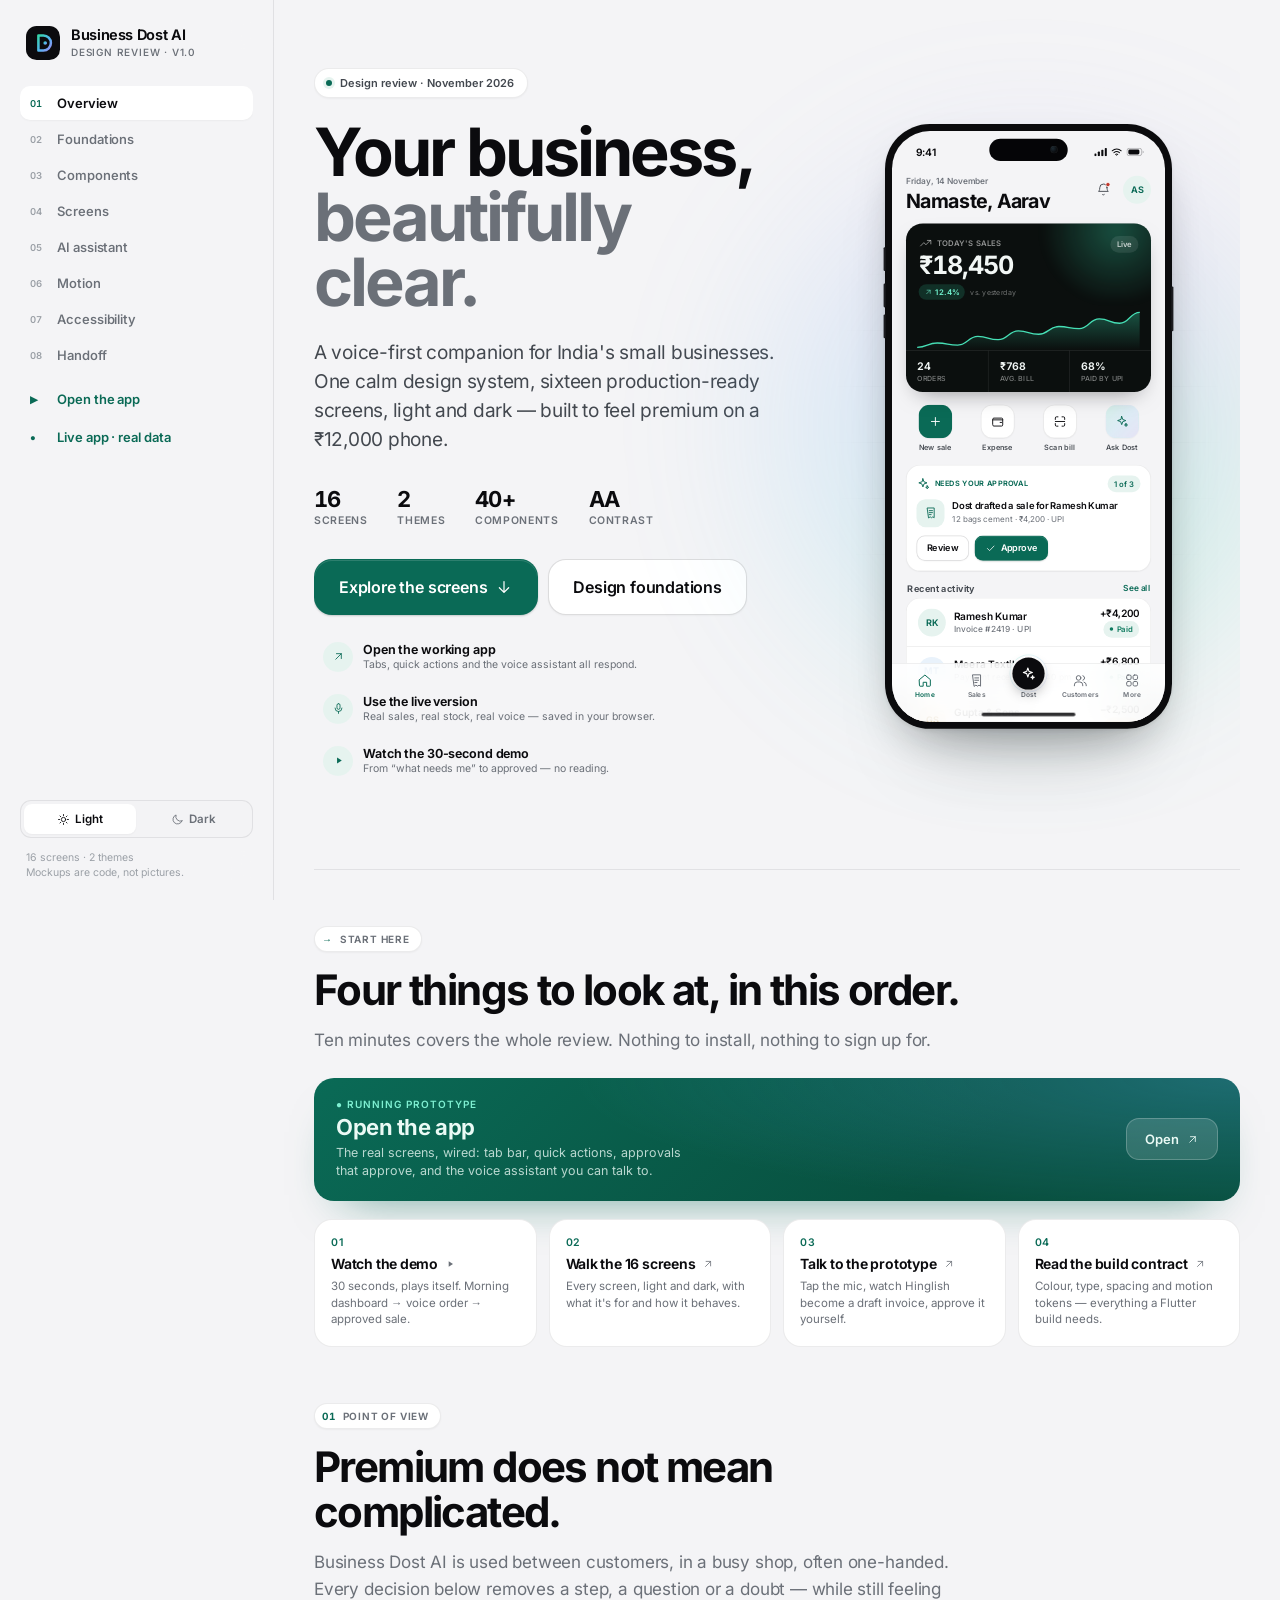
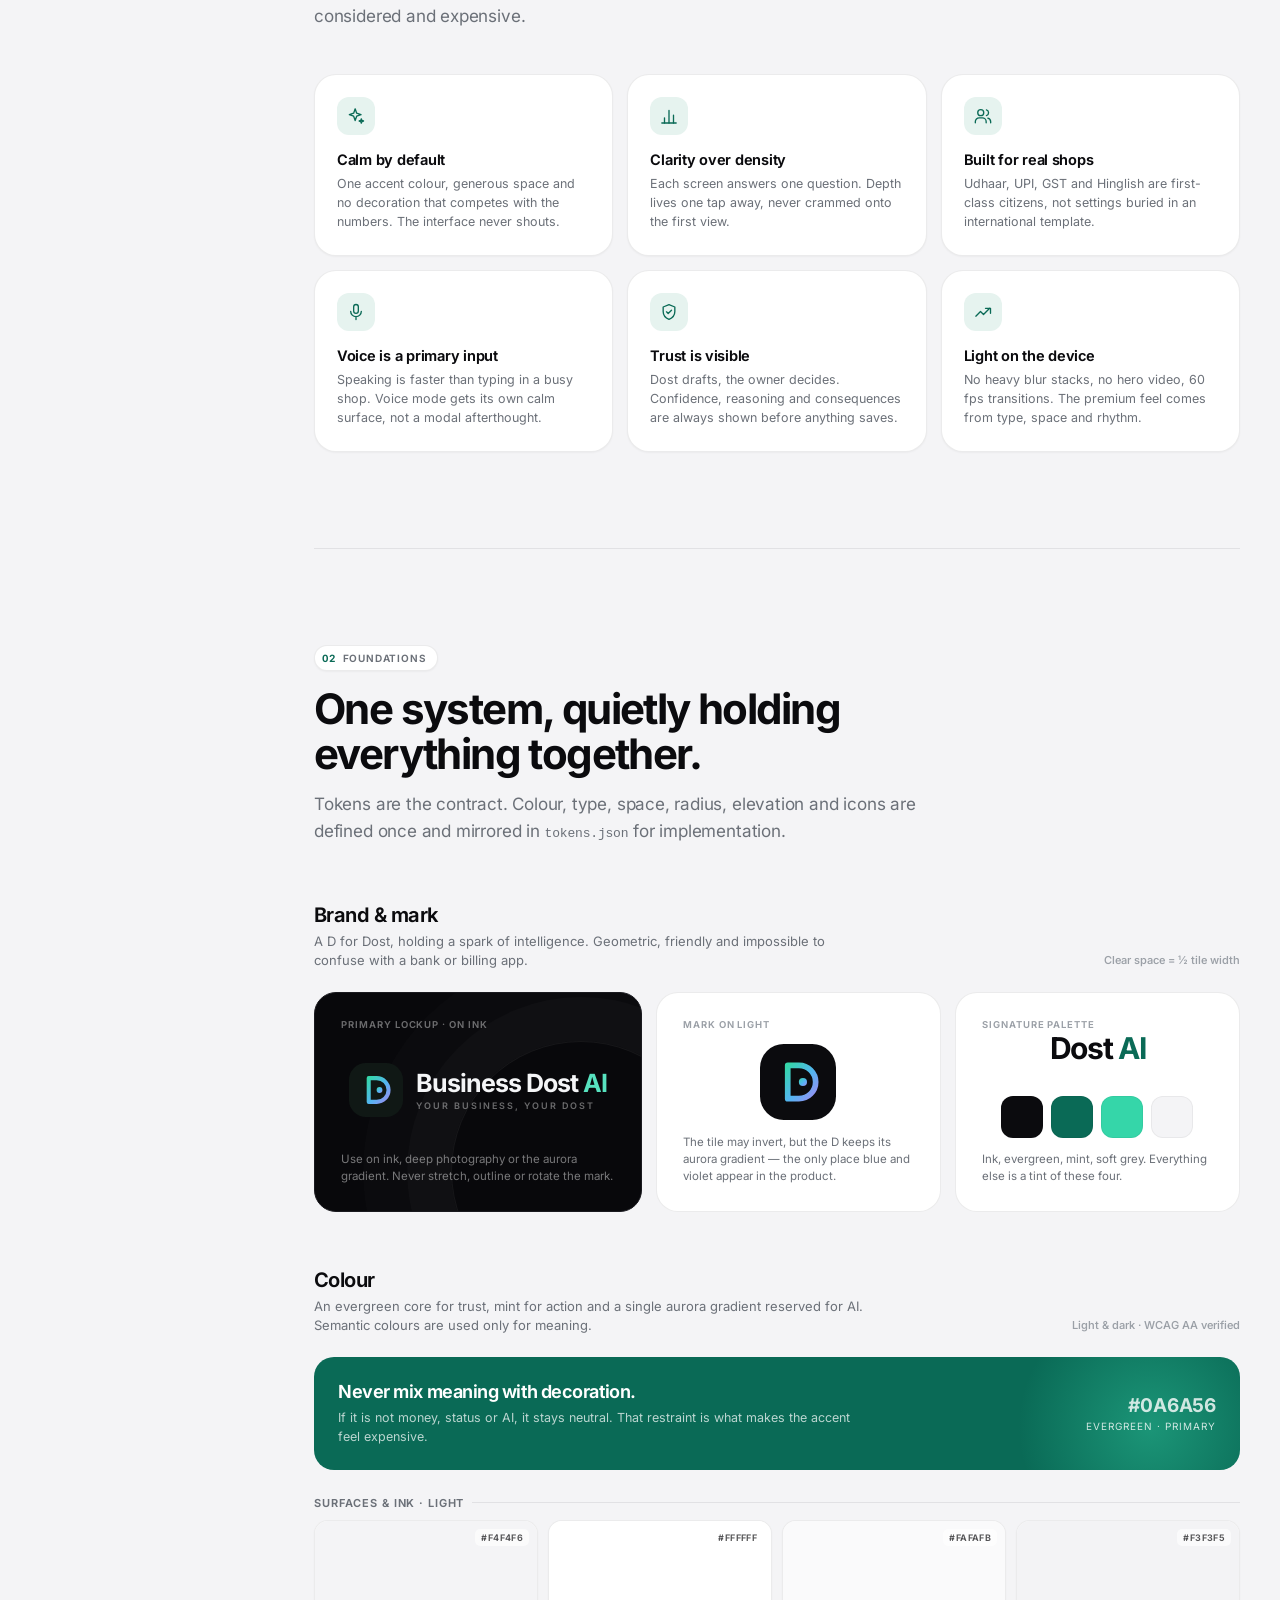
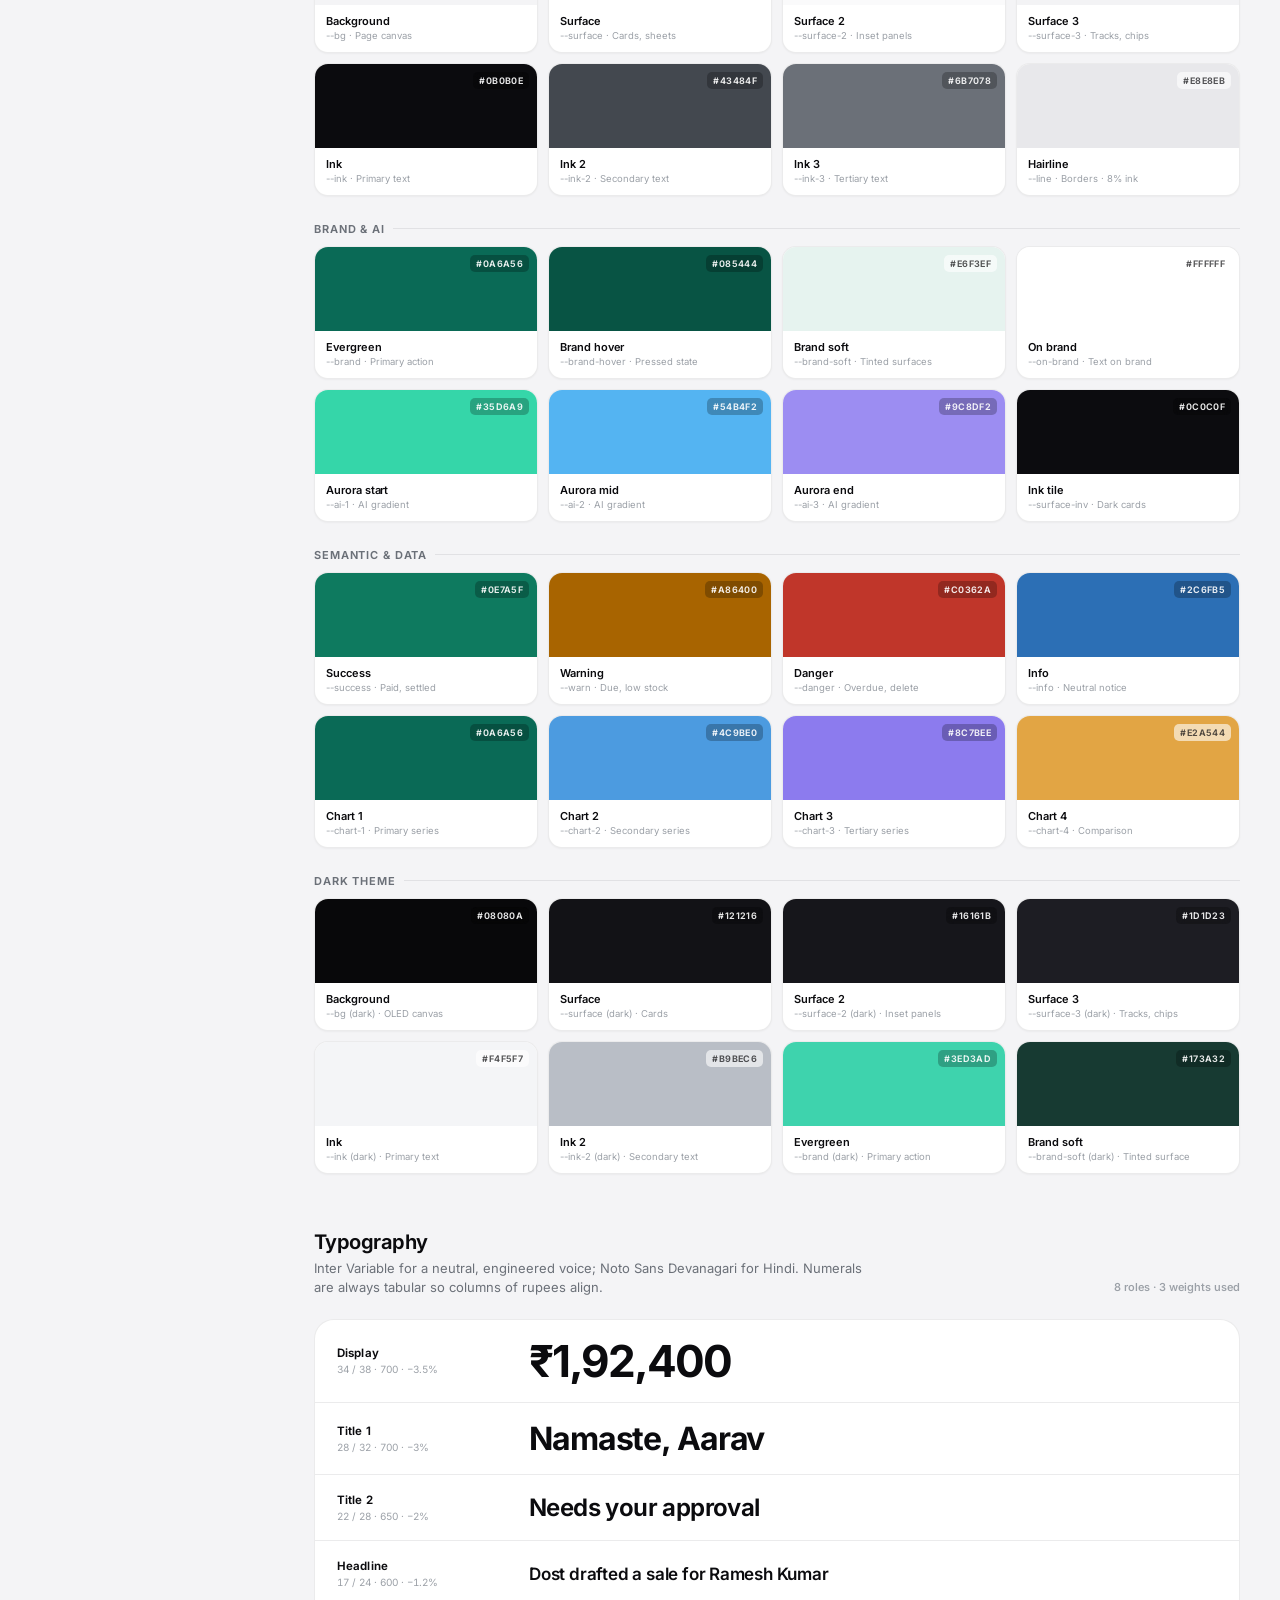
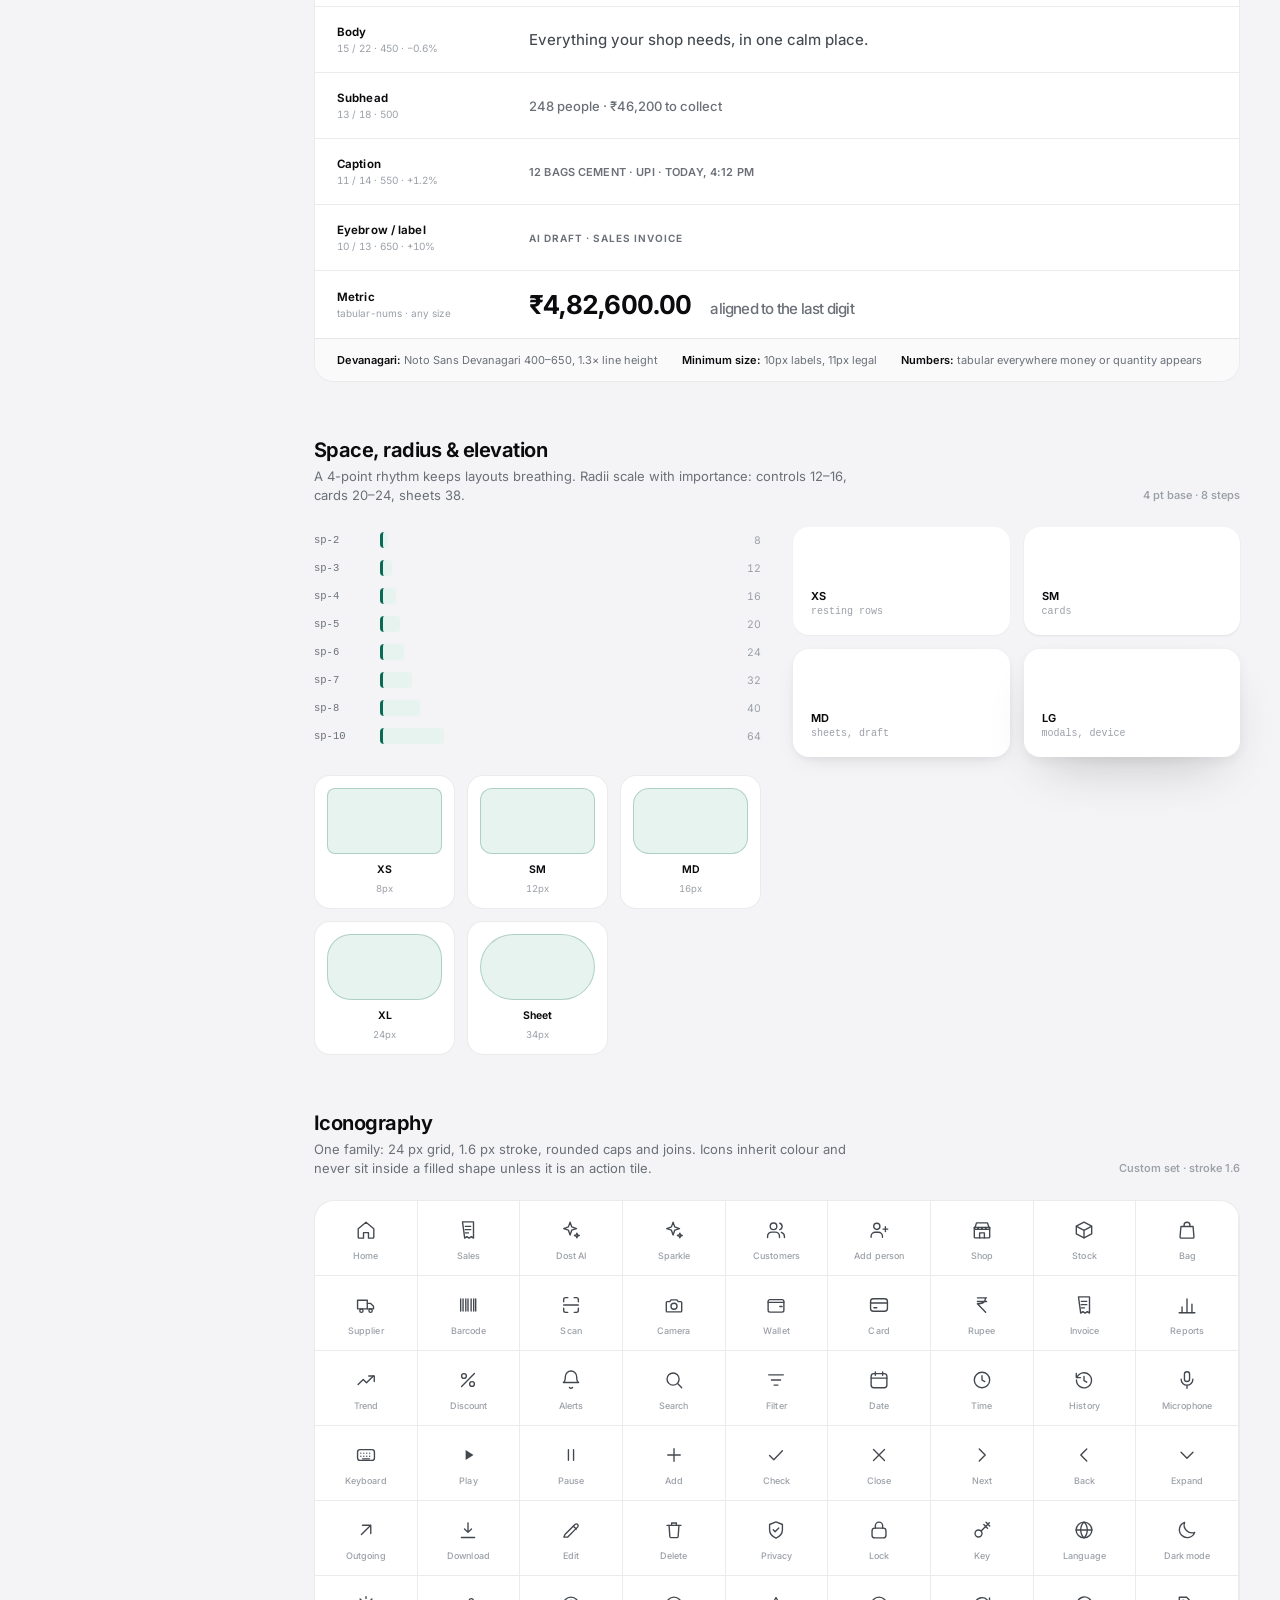
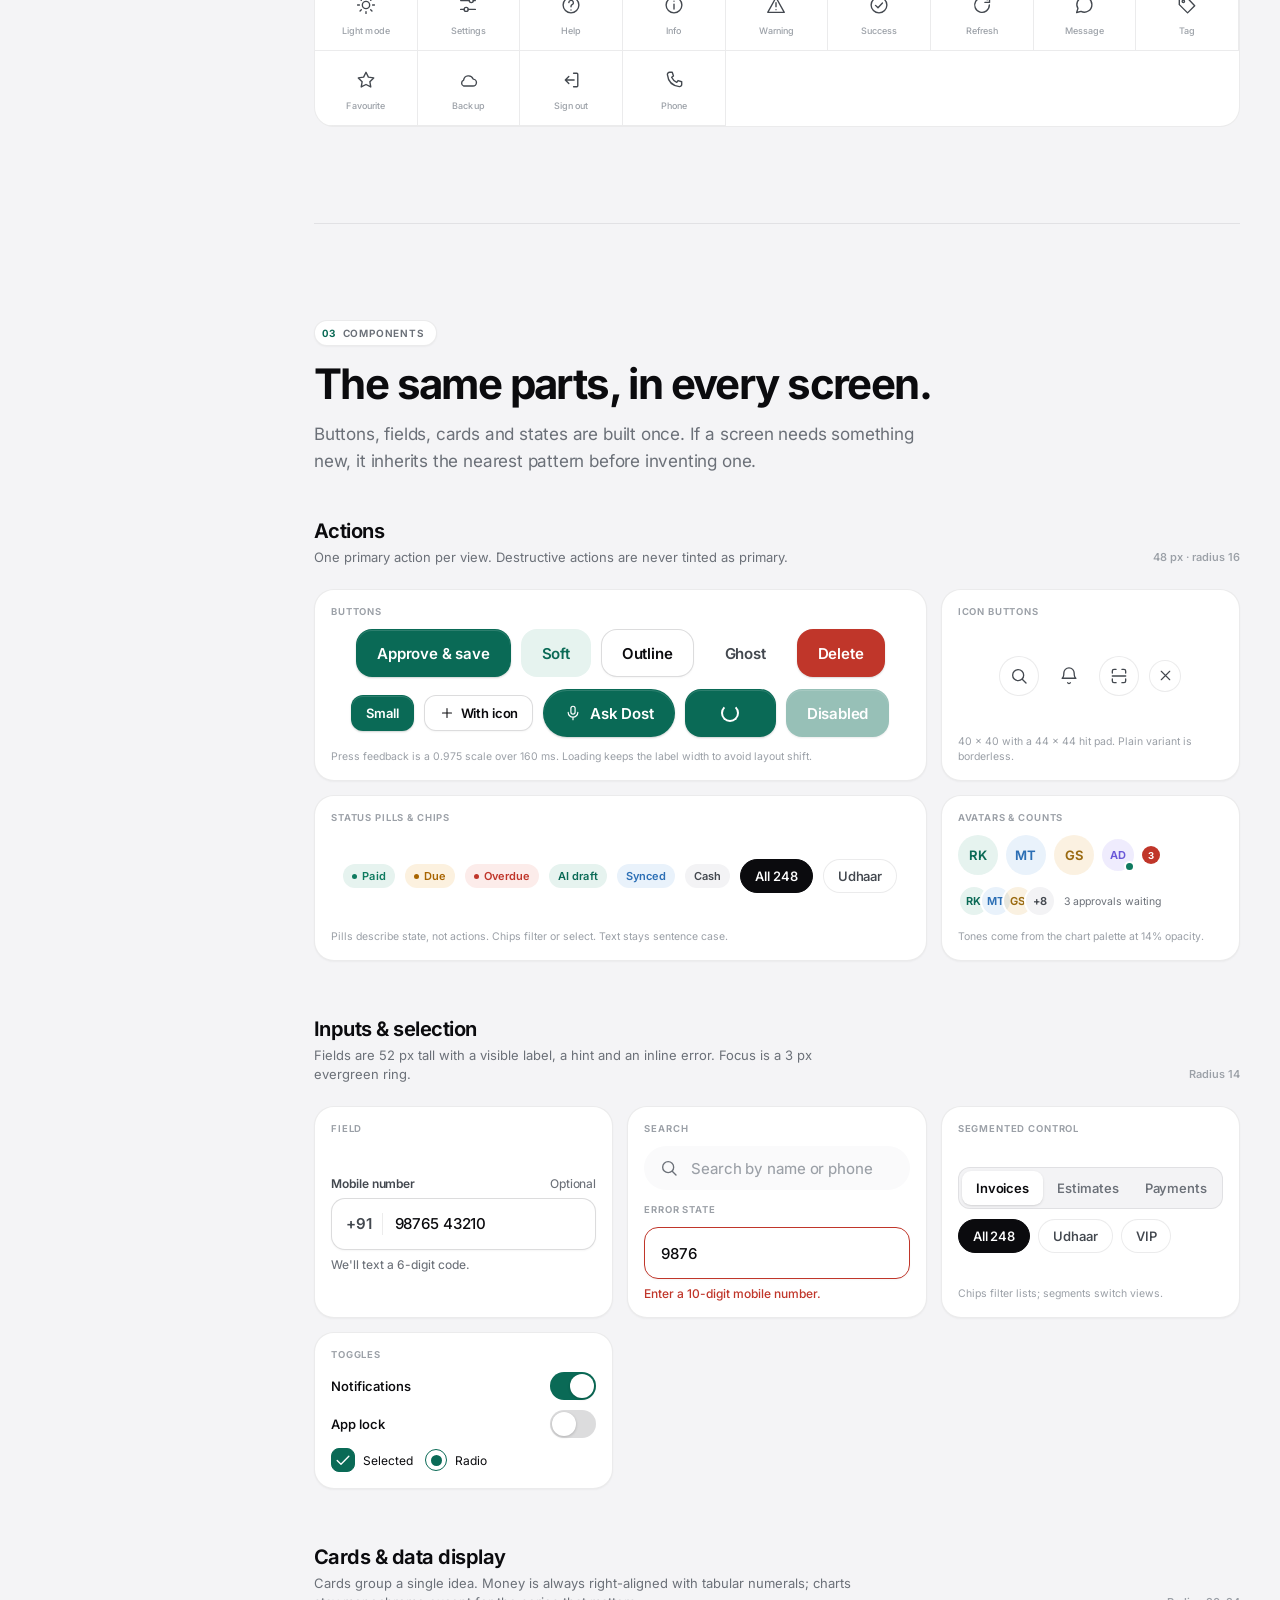
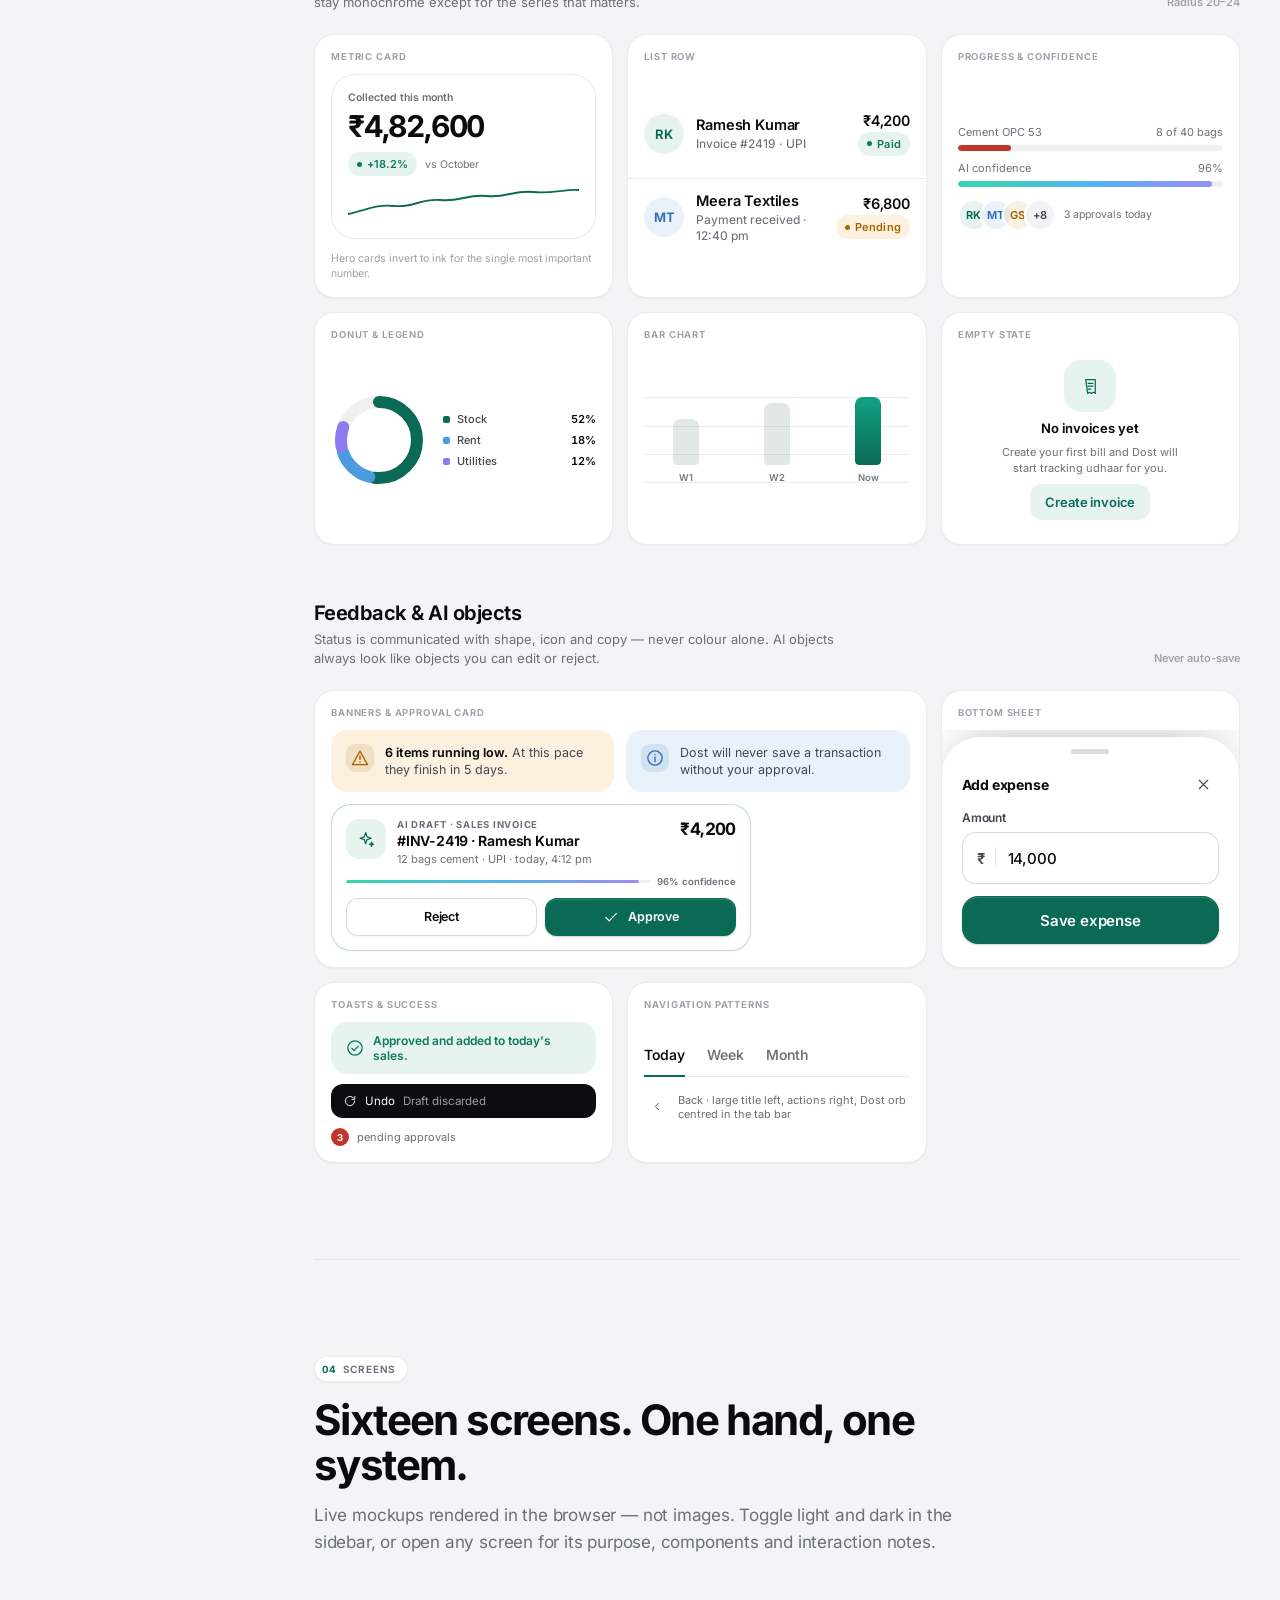
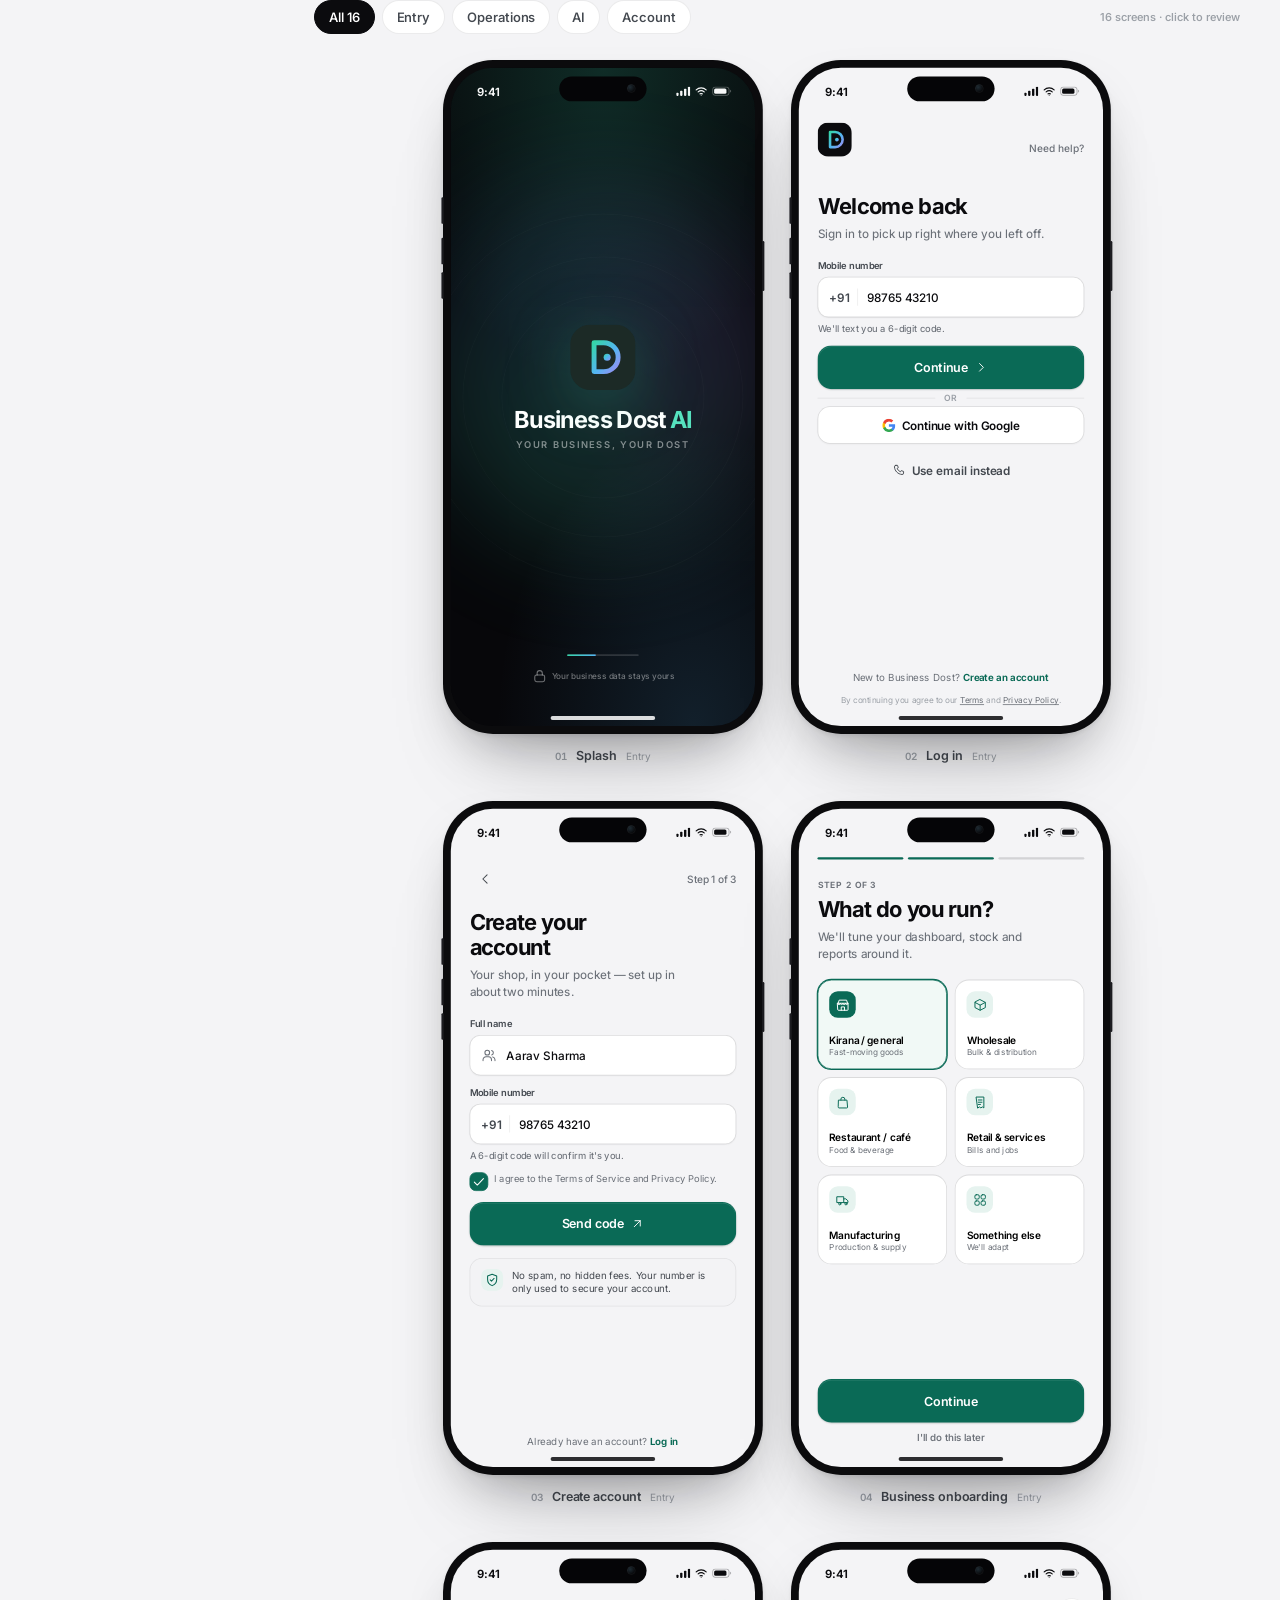
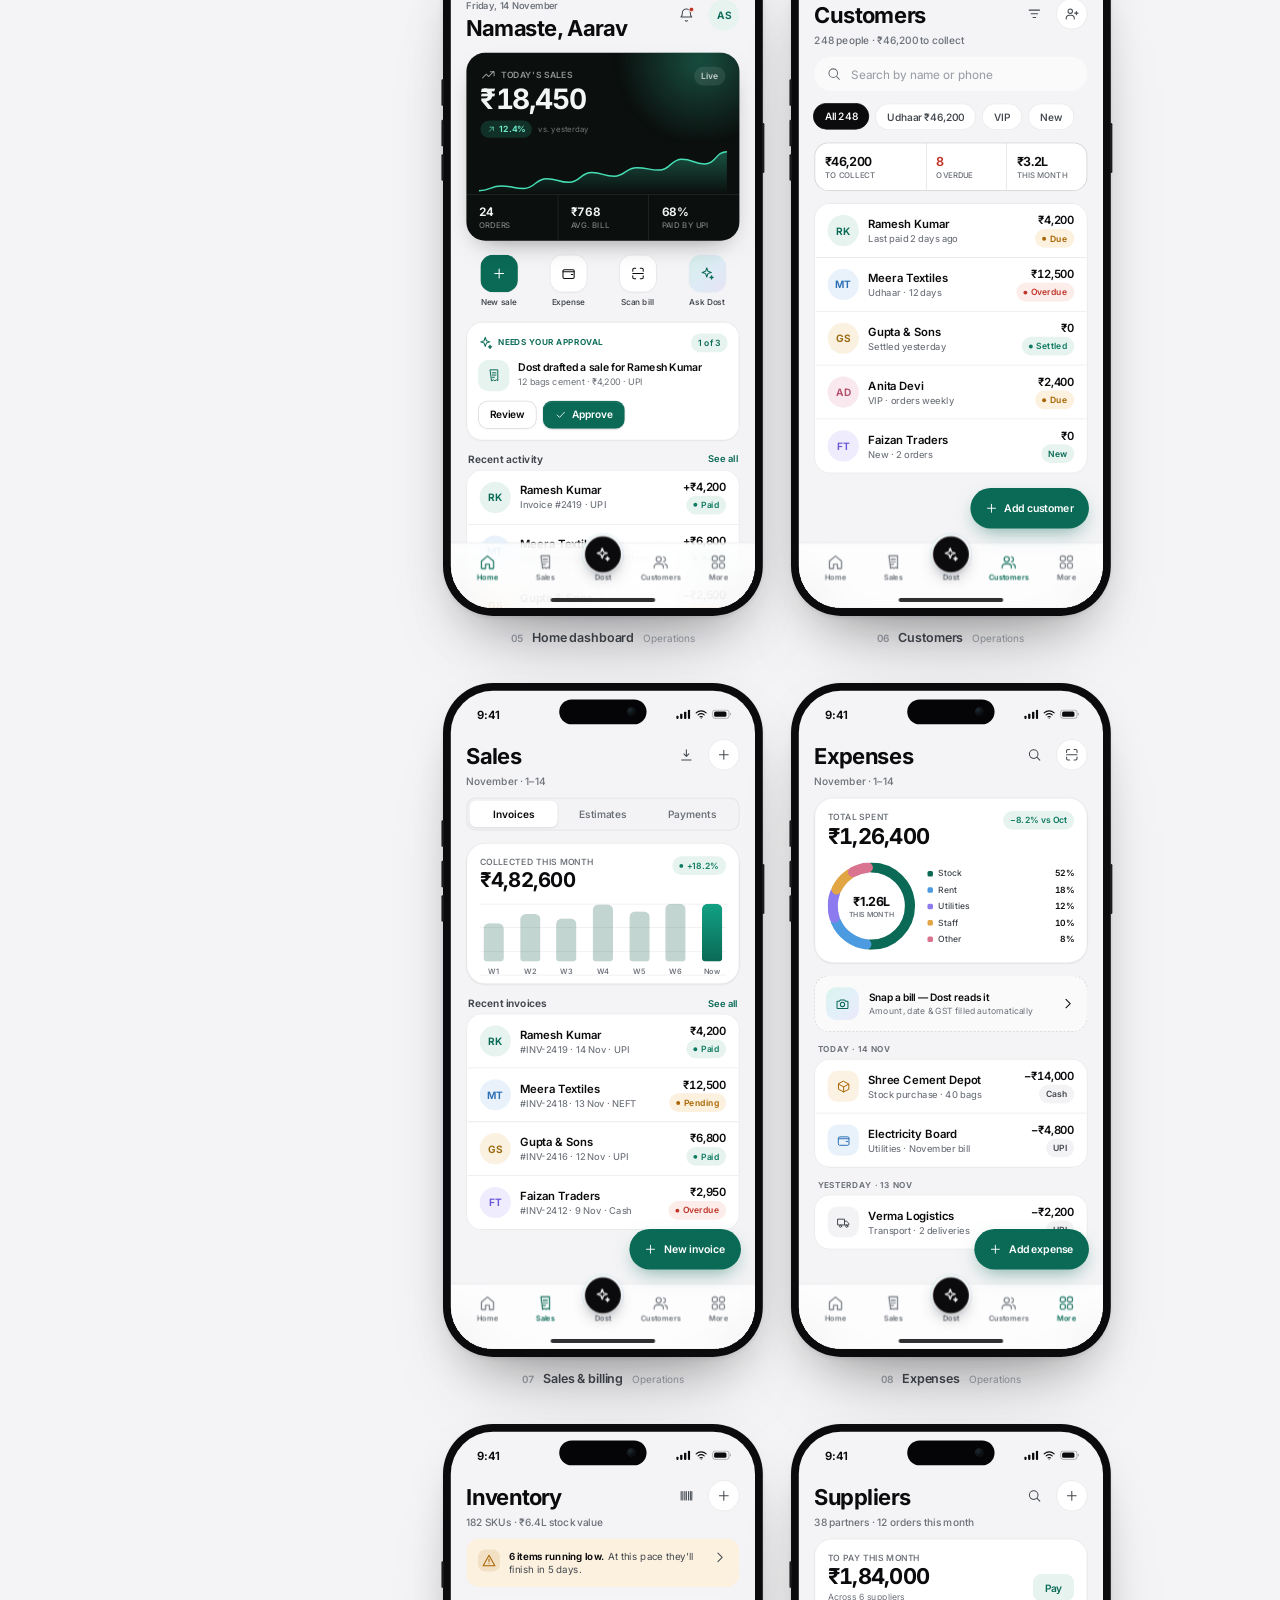
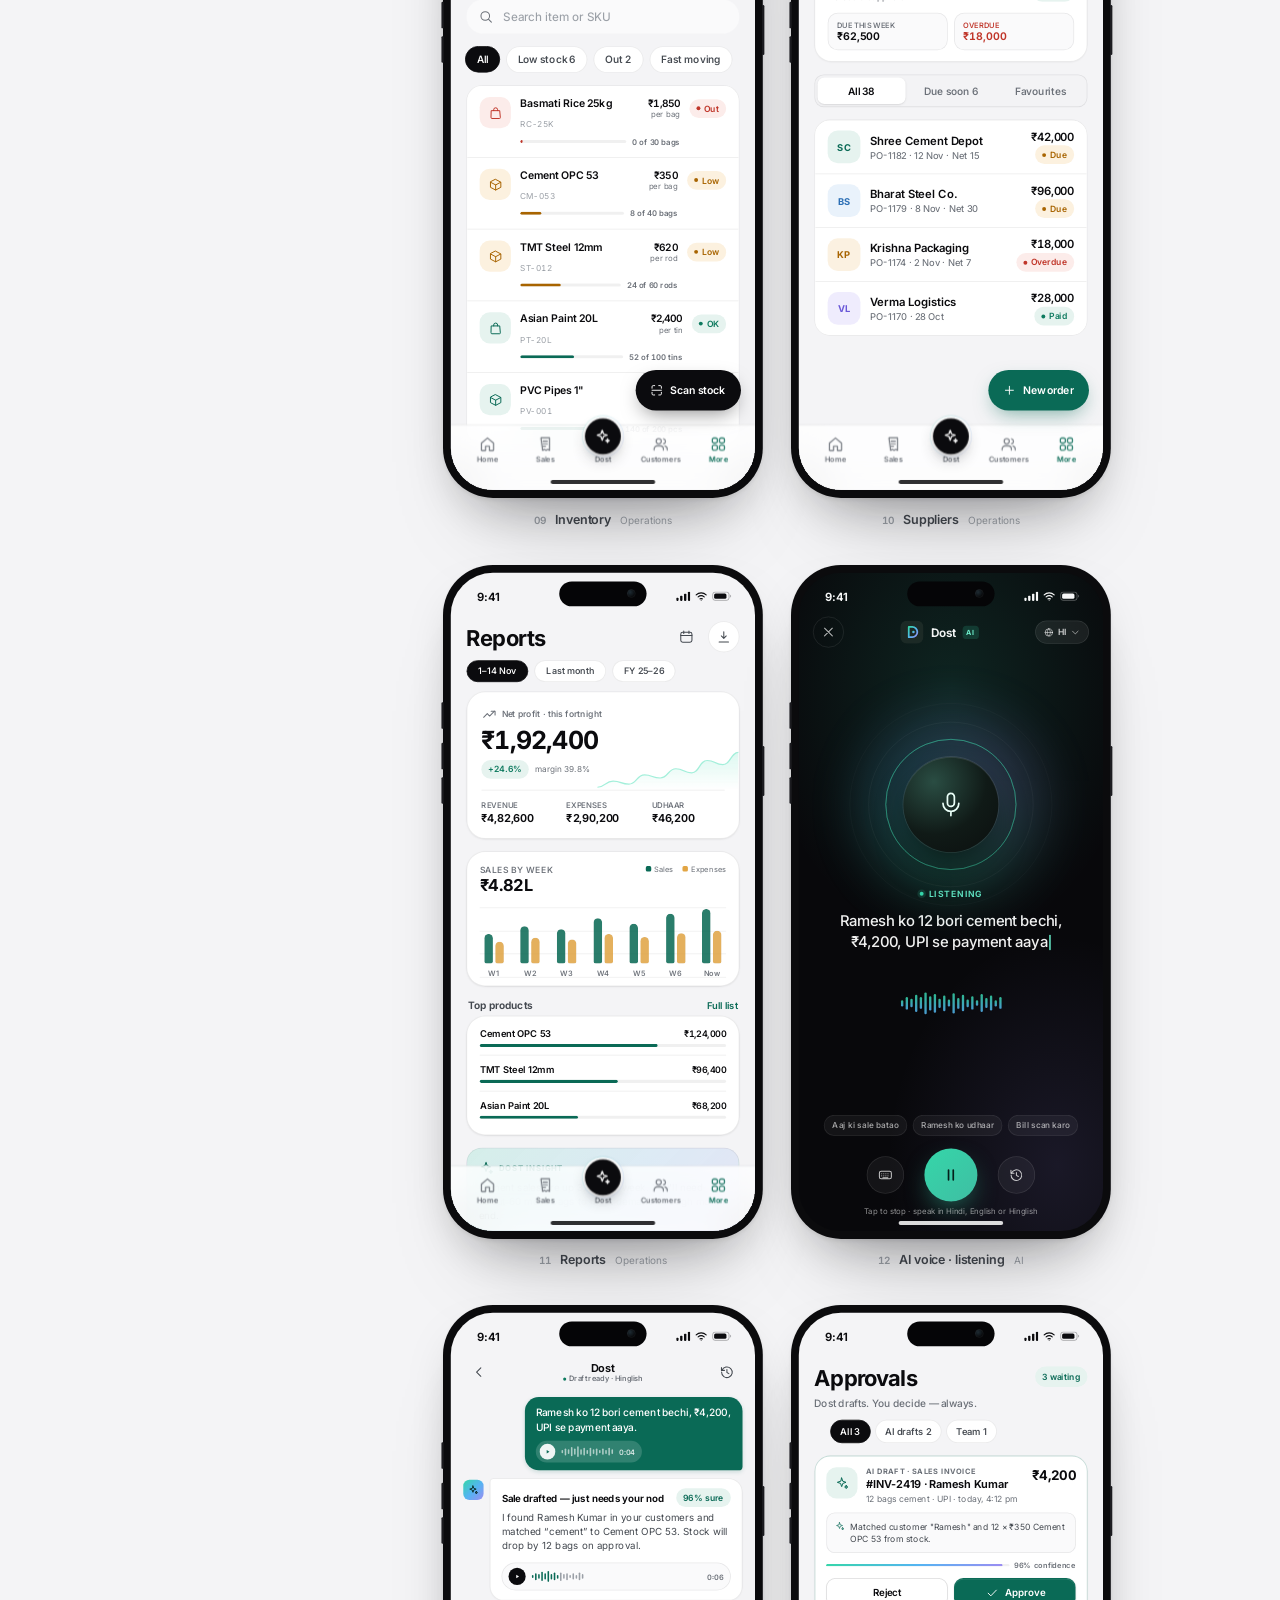
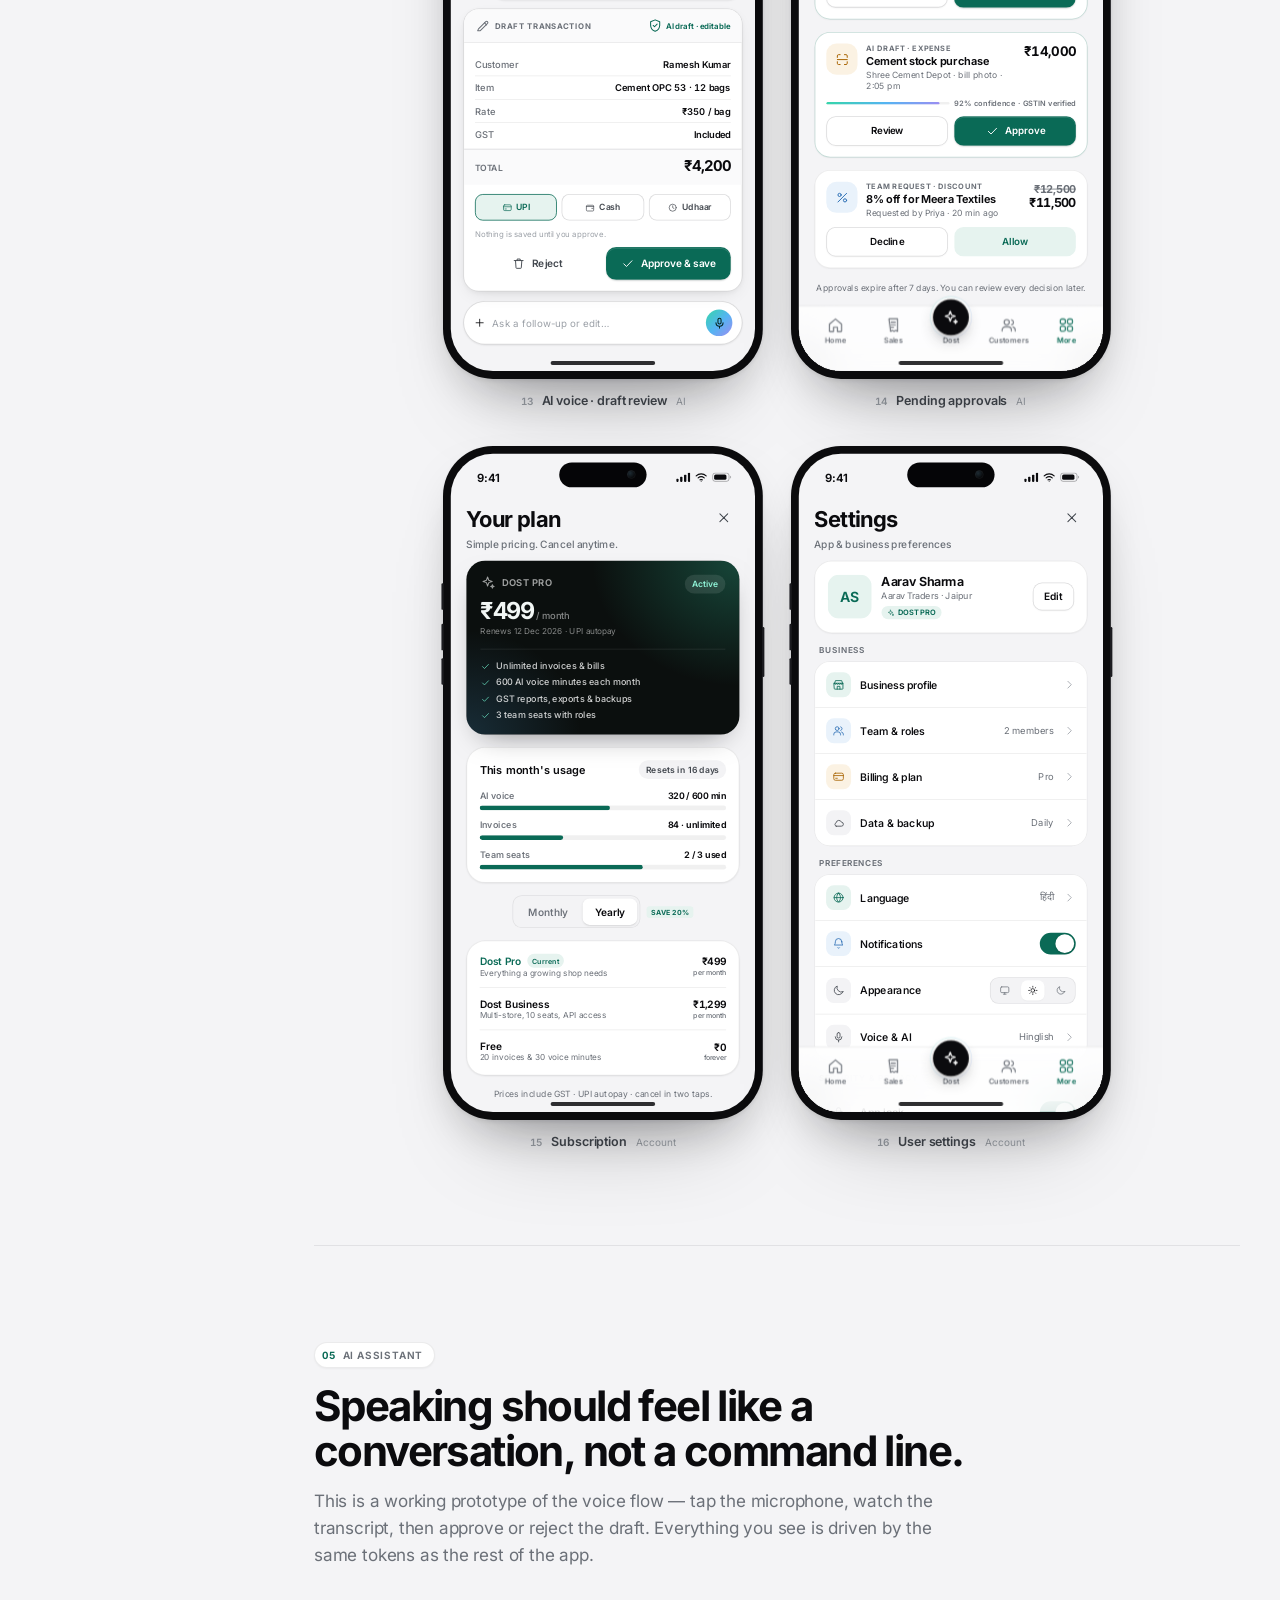
<file: design/index.html>
<!doctype html>
<html lang="en" data-theme="light">
<head>
<meta charset="utf-8" />
<meta name="viewport" content="width=device-width, initial-scale=1" />
<title>Business Dost AI — Design System & Screens</title>
<meta name="description" content="High-fidelity design system and screen mockups for Business Dost AI — a premium, voice-first companion for small businesses." />
<meta name="theme-color" content="#f4f4f6" media="(prefers-color-scheme: light)" />
<meta name="theme-color" content="#08080a" media="(prefers-color-scheme: dark)" />
<link rel="icon" href="data:image/svg+xml,%3Csvg xmlns='http://www.w3.org/2000/svg' viewBox='0 0 40 40'%3E%3Crect width='40' height='40' rx='12.5' fill='%230b0b0e'/%3E%3Ccircle cx='20' cy='20' r='9.2' fill='none' stroke='%2335d6a9' stroke-width='2.6' stroke-linecap='round' stroke-dasharray='42 15.8' transform='rotate(4 20 20)'/%3E%3Ccircle cx='26.5' cy='13.5' r='2.6' fill='%2354b4f2'/%3E%3C/svg%3E" />
<link rel="preload" href="assets/fonts/inter-latin-wght-normal.woff2" as="font" type="font/woff2" crossorigin />
<link rel="stylesheet" href="css/tokens.css" />
<link rel="stylesheet" href="css/components.css" />
<link rel="stylesheet" href="css/screens.css" />
<link rel="stylesheet" href="css/site.css" />
</head>
<body>

<!-- ================= SVG sprite ================= -->
<svg width="0" height="0" style="position:absolute" aria-hidden="true" focusable="false">
  <defs>
    <linearGradient id="g-mark" x1="0" y1="0" x2="1" y2="1">
      <stop offset="0" stop-color="#35d6a9"/>
      <stop offset=".55" stop-color="#54b4f2"/>
      <stop offset="1" stop-color="#9c8df2"/>
    </linearGradient>
  </defs>
  <symbol id="logo" viewBox="0 0 40 40">
    <rect width="40" height="40" rx="12.5" fill="currentColor"/>
    <path d="M14.6 11.2h5.9a8.8 8.8 0 0 1 0 17.6h-5.9z" fill="none" stroke="url(#g-mark)" stroke-width="3" stroke-linecap="round" stroke-linejoin="round"/>
    <circle cx="22.6" cy="20" r="2.15" fill="url(#g-mark)"/>
  </symbol>

  <symbol id="i-home" viewBox="0 0 24 24"><path d="M3.5 10.6 12 3.5l8.5 7.1V20a.9.9 0 0 1-.9.9h-4.9v-6.1H9.3v6.1H4.4a.9.9 0 0 1-.9-.9z"/></symbol>
  <symbol id="i-sales" viewBox="0 0 24 24"><path d="M6 3.2h12v17.6l-2.4-1.6-2.4 1.6-2.4-1.6-2.4 1.6z"/><path d="M9 8h6M9 11.6h6M9 15.2h3.5"/></symbol>
  <symbol id="i-ai" viewBox="0 0 24 24"><path d="M11 3.4 12.8 8.6 18 10.4l-5.2 1.8L11 17.4 9.2 12.2 4 10.4l5.2-1.8z"/><path d="m18.4 15.4.7 1.9 1.9.7-1.9.7-.7 1.9-.7-1.9-1.9-.7 1.9-.7z"/></symbol>
  <symbol id="i-sparkles" viewBox="0 0 24 24"><path d="M11 3.4 12.8 8.6 18 10.4l-5.2 1.8L11 17.4 9.2 12.2 4 10.4l5.2-1.8z"/><path d="m18.4 15.4.7 1.9 1.9.7-1.9.7-.7 1.9-.7-1.9-1.9-.7 1.9-.7z"/></symbol>
  <symbol id="i-users" viewBox="0 0 24 24"><circle cx="9.3" cy="8" r="3.6"/><path d="M2.8 20.2v-1.3a4.6 4.6 0 0 1 4.6-4.6h3.8a4.6 4.6 0 0 1 4.6 4.6v1.3"/><path d="M16.1 4.6a3.6 3.6 0 0 1 0 6.9"/><path d="M21.2 20.2v-1.3a4.6 4.6 0 0 0-3.4-4.4"/></symbol>
  <symbol id="i-more" viewBox="0 0 24 24"><rect x="3.5" y="3.5" width="7" height="7" rx="2.2"/><rect x="13.5" y="3.5" width="7" height="7" rx="2.2"/><rect x="3.5" y="13.5" width="7" height="7" rx="2.2"/><rect x="13.5" y="13.5" width="7" height="7" rx="2.2"/></symbol>
  <symbol id="i-bell" viewBox="0 0 24 24"><path d="M18.2 8.4a6.2 6.2 0 1 0-12.4 0c0 5.2-2.1 6.3-2.1 6.3h16.6s-2.1-1.1-2.1-6.3z"/><path d="M10.3 20.1a2 2 0 0 0 3.4 0"/></symbol>
  <symbol id="i-search" viewBox="0 0 24 24"><circle cx="11" cy="11" r="6.6"/><path d="M20.4 20.4 16.2 16.2"/></symbol>
  <symbol id="i-chevron-right" viewBox="0 0 24 24"><path d="m9 5.5 6.5 6.5L9 18.5"/></symbol>
  <symbol id="i-chevron-left" viewBox="0 0 24 24"><path d="M15 5.5 8.5 12 15 18.5"/></symbol>
  <symbol id="i-chevron-down" viewBox="0 0 24 24"><path d="m5.5 9 6.5 6.5L18.5 9"/></symbol>
  <symbol id="i-close" viewBox="0 0 24 24"><path d="M6 6l12 12M18 6 6 18"/></symbol>
  <symbol id="i-plus" viewBox="0 0 24 24"><path d="M12 5.2v13.6M5.2 12h13.6"/></symbol>
  <symbol id="i-check" viewBox="0 0 24 24"><path d="m5 12.6 4.6 4.6L19 7.4"/></symbol>
  <symbol id="i-arrow-up-right" viewBox="0 0 24 24"><path d="M7 17 17.2 6.8M8.2 6.8h9v9"/></symbol>
  <symbol id="i-arrow-down" viewBox="0 0 24 24"><path d="M12 4.8v14.4M5.8 13l6.2 6.2L18.2 13"/></symbol>
  <symbol id="i-phone" viewBox="0 0 24 24"><path d="M7.2 3.6h2.9l1.3 4-2 1.4a11.5 11.5 0 0 0 5.6 5.6l1.4-2 4 1.3v2.9a2.4 2.4 0 0 1-2.6 2.4C10.5 18.4 5.6 13.5 4.8 6.2A2.4 2.4 0 0 1 7.2 3.6z"/></symbol>
  <symbol id="i-shield" viewBox="0 0 24 24"><path d="M12 3.2 19 6v5.4c0 4.6-3 7.8-7 9.4-4-1.6-7-4.8-7-9.4V6z"/><path d="m9 11.8 2 2 4-4"/></symbol>
  <symbol id="i-scan" viewBox="0 0 24 24"><path d="M4 8.5V6a2 2 0 0 1 2-2h2.5M15.5 4H18a2 2 0 0 1 2 2v2.5M20 15.5V18a2 2 0 0 1-2 2h-2.5M8.5 20H6a2 2 0 0 1-2-2v-2.5"/><path d="M4 12h16"/></symbol>
  <symbol id="i-camera" viewBox="0 0 24 24"><path d="M4.6 8.3h2.8l1.4-1.9h6.4l1.4 1.9h2.8a1 1 0 0 1 1 1v9.2a1 1 0 0 1-1 1H4.6a1 1 0 0 1-1-1V9.3a1 1 0 0 1 1-1z"/><circle cx="12" cy="13.4" r="3.3"/></symbol>
  <symbol id="i-wallet" viewBox="0 0 24 24"><path d="M3.4 8.2a2 2 0 0 1 2-2h13.2a2 2 0 0 1 2 2v9.6a2 2 0 0 1-2 2H5.4a2 2 0 0 1-2-2z"/><path d="M3.4 9.2h17.2"/><path d="M16.2 13.6h2.4"/></symbol>
  <symbol id="i-card" viewBox="0 0 24 24"><rect x="2.8" y="5.2" width="18.4" height="13.6" rx="3"/><path d="M2.8 9.8h18.4"/><path d="M6.4 15h3.2"/></symbol>
  <symbol id="i-box" viewBox="0 0 24 24"><path d="m12 3.4 8.4 4.4v8.4L12 20.6 3.6 16.2V7.8z"/><path d="M3.9 8 12 12.3 20.1 8M12 12.3v8.1"/></symbol>
  <symbol id="i-bag" viewBox="0 0 24 24"><path d="M5.4 8.2h13.2l1 11.2a1.4 1.4 0 0 1-1.4 1.5H5.8a1.4 1.4 0 0 1-1.4-1.5z"/><path d="M8.8 8.2V6.8a3.2 3.2 0 0 1 6.4 0v1.4"/></symbol>
  <symbol id="i-truck" viewBox="0 0 24 24"><path d="M2.8 6.8h10.6v9.4H2.8z"/><path d="M13.4 10.2h3.4l3.4 3.2v2.8h-6.8"/><circle cx="7" cy="18.2" r="1.8"/><circle cx="17" cy="18.2" r="1.8"/></symbol>
  <symbol id="i-chart" viewBox="0 0 24 24"><path d="M3.4 20.4h17.2"/><path d="M6.6 20.4v-6.2M12 20.4V5.4M17.4 20.4v-9.4"/></symbol>
  <symbol id="i-store" viewBox="0 0 24 24"><path d="M4.4 9.2 6 4.2h12l1.6 5"/><path d="M3.6 9.2h16.8v10.4a1 1 0 0 1-1 1H4.6a1 1 0 0 1-1-1z"/><path d="M9.4 20.6v-5.4h5.2v5.4"/><path d="M3.6 9.2a2.1 2.1 0 0 0 4.2 0 2.1 2.1 0 0 0 4.2 0 2.1 2.1 0 0 0 4.2 0 2.1 2.1 0 0 0 4.2 0"/></symbol>
  <symbol id="i-filter" viewBox="0 0 24 24"><path d="M4 6.4h16M7 12h10M10 17.6h4"/></symbol>
  <symbol id="i-download" viewBox="0 0 24 24"><path d="M12 4.2v10.2M8.2 10.8 12 14.6l3.8-3.8"/><path d="M4.8 20.2h14.4"/></symbol>
  <symbol id="i-history" viewBox="0 0 24 24"><path d="M3.6 4.8v4.6h4.6"/><path d="M4.4 9.2A8.2 8.2 0 1 1 3.8 12"/><path d="M12 8.2v4.4l3 1.8"/></symbol>
  <symbol id="i-clock" viewBox="0 0 24 24"><circle cx="12" cy="12" r="8.4"/><path d="M12 7.4V12l3 1.8"/></symbol>
  <symbol id="i-play" viewBox="0 0 24 24"><path d="M9.4 6.6 18 12l-8.6 5.4z" fill="currentColor" stroke="none"/></symbol>
  <symbol id="i-pause" viewBox="0 0 24 24"><path d="M9.2 6.2v11.6M14.8 6.2v11.6"/></symbol>
  <symbol id="i-mic" viewBox="0 0 24 24"><rect x="9.2" y="3" width="5.6" height="10.6" rx="2.8"/><path d="M5.6 11.2a6.4 6.4 0 0 0 12.8 0M12 17.6v3.4"/></symbol>
  <symbol id="i-keyboard" viewBox="0 0 24 24"><rect x="2.8" y="6.2" width="18.4" height="11.6" rx="2.6"/><path d="M6.4 10h.01M9.6 10h.01M12.8 10h.01M16 10h.01M6.4 13.4h.01M9.6 13.4h.01M12.8 13.4h.01M16 13.4h.01M8.2 16.2h7.6"/></symbol>
  <symbol id="i-globe" viewBox="0 0 24 24"><circle cx="12" cy="12" r="8.6"/><path d="M3.4 12h17.2"/><path d="M12 3.4c2.4 2.3 3.6 5.2 3.6 8.6s-1.2 6.3-3.6 8.6c-2.4-2.3-3.6-5.2-3.6-8.6S9.6 5.7 12 3.4z"/></symbol>
  <symbol id="i-moon" viewBox="0 0 24 24"><path d="M20.4 14.6A8.6 8.6 0 0 1 9.4 3.6a8.6 8.6 0 1 0 11 11z"/></symbol>
  <symbol id="i-sun" viewBox="0 0 24 24"><circle cx="12" cy="12" r="4"/><path d="M12 2.8v2M12 19.2v2M2.8 12h2M19.2 12h2M5.5 5.5l1.4 1.4M17.1 17.1l1.4 1.4M18.5 5.5l-1.4 1.4M6.9 17.1l-1.4 1.4"/></symbol>
  <symbol id="i-settings" viewBox="0 0 24 24"><path d="M4 7.2h9.4M17.8 7.2h2.2M4 16.8h3.8M12.2 16.8h7.8"/><circle cx="15.6" cy="7.2" r="2.2"/><circle cx="10" cy="16.8" r="2.2"/></symbol>
  <symbol id="i-lock" viewBox="0 0 24 24"><rect x="4.4" y="10" width="15.2" height="10.6" rx="3"/><path d="M8 10V7.4a4 4 0 0 1 8 0V10"/></symbol>
  <symbol id="i-help" viewBox="0 0 24 24"><circle cx="12" cy="12" r="8.6"/><path d="M9.6 9.4a2.5 2.5 0 1 1 3.6 2.3c-.9.5-1.2 1-1.2 1.9v.4"/><path d="M12 17.4h.01"/></symbol>
  <symbol id="i-logout" viewBox="0 0 24 24"><path d="M14.8 4.6h3.6a1 1 0 0 1 1 1v12.8a1 1 0 0 1-1 1h-3.6"/><path d="M9.6 15.8 5.8 12l3.8-3.8M5.8 12h9.6"/></symbol>
  <symbol id="i-trending-up" viewBox="0 0 24 24"><path d="M3.4 17 9 11.4l3.6 3.6 7.4-7.4"/><path d="M15 7.6h6v6"/></symbol>
  <symbol id="i-calendar" viewBox="0 0 24 24"><rect x="3.4" y="5" width="17.2" height="15.4" rx="3"/><path d="M8 3.2v3.6M16 3.2v3.6M3.4 10h17.2"/></symbol>
  <symbol id="i-user-plus" viewBox="0 0 24 24"><circle cx="9.6" cy="8" r="3.4"/><path d="M3.4 20v-1.2a4.4 4.4 0 0 1 4.4-4.4h3.6a4.4 4.4 0 0 1 4.4 4.4V20"/><path d="M19 8.4v5.2M16.4 11h5.2"/></symbol>
  <symbol id="i-rupee" viewBox="0 0 24 24"><path d="M7 4.2h10M7 8.2h10M15.8 4.2c0 4.2-3.2 6.4-7.2 6.4H7l9 9.2"/></symbol>
  <symbol id="i-barcode" viewBox="0 0 24 24"><path d="M4 5.4v13.2M6.6 5.4v13.2M9.6 5.4v13.2M12 5.4v13.2M15.4 5.4v13.2M18.2 5.4v13.2M20.4 5.4v13.2"/></symbol>
  <symbol id="i-percent" viewBox="0 0 24 24"><path d="M19 5 5 19"/><circle cx="7.6" cy="7.6" r="2.6"/><circle cx="16.4" cy="16.4" r="2.6"/></symbol>
  <symbol id="i-edit" viewBox="0 0 24 24"><path d="M4.2 19.8h4L19.4 8.6a2 2 0 0 0-2.8-2.8L5.4 17z"/><path d="M14.6 7.8 17.8 11"/></symbol>
  <symbol id="i-trash" viewBox="0 0 24 24"><path d="M4.4 7h15.2M9.4 7V4.4h5.2V7"/><path d="M6.6 7l.9 12.4a1 1 0 0 0 1 .9h7a1 1 0 0 0 1-.9L17.4 7"/></symbol>
  <symbol id="i-cloud" viewBox="0 0 24 24"><path d="M7.4 18.6h9.8a3.8 3.8 0 0 0 .4-7.6 5.4 5.4 0 0 0-10.4 1.2 3.4 3.4 0 0 0 .2 6.4z"/></symbol>
  <symbol id="i-alert" viewBox="0 0 24 24"><path d="M12 3.8 21 20H3z"/><path d="M12 9.6v4.2"/><path d="M12 17.1h.01"/></symbol>
  <symbol id="i-monitor" viewBox="0 0 24 24"><rect x="3" y="4.2" width="18" height="12.6" rx="2.4"/><path d="M9 20.2h6M12 16.8v3.4"/></symbol>
  <symbol id="i-info" viewBox="0 0 24 24"><circle cx="12" cy="12" r="8.6"/><path d="M12 11v5.4"/><path d="M12 7.8h.01"/></symbol>
  <symbol id="i-check-circle" viewBox="0 0 24 24"><circle cx="12" cy="12" r="8.6"/><path d="m8.2 12.4 2.7 2.7 4.9-5.3"/></symbol>
  <symbol id="i-refresh" viewBox="0 0 24 24"><path d="M20 12a8 8 0 1 1-2.3-5.6"/><path d="M20.2 4.2v5h-5"/></symbol>
  <symbol id="i-message" viewBox="0 0 24 24"><path d="M20.6 11.6a8.2 8.2 0 0 1-11.9 7.3L4 20.2l1.4-4.5a8.2 8.2 0 1 1 15.2-4.1z"/></symbol>
  <symbol id="i-tag" viewBox="0 0 24 24"><path d="M20.4 12.8 12.6 20.6 3.6 11.6V3.6h8z"/><circle cx="8" cy="8" r="1.3"/></symbol>
  <symbol id="i-star" viewBox="0 0 24 24"><path d="m12 3.6 2.6 5.3 5.8.8-4.2 4.1 1 5.8-5.2-2.7-5.2 2.7 1-5.8-4.2-4.1 5.8-.8z"/></symbol>
  <symbol id="i-key" viewBox="0 0 24 24"><circle cx="8.2" cy="15.8" r="3.8"/><path d="m11 13 9-9M16.4 3.6 20.4 7.6M14 6l4 4"/></symbol>
</svg>

<a class="skip-link" href="#main">Skip to content</a>

<div class="shell">
  <!-- ================= Sidebar ================= -->
  <aside class="rail" aria-label="Design review navigation">
    <div class="rail__brand">
      <svg class="rail__mark" viewBox="0 0 40 40" aria-hidden="true"><use href="#logo"/></svg>
      <div class="rail__name">Business Dost AI<small>Design review · v1.0</small></div>
    </div>
    <nav class="rail__nav">
      <a class="navlink" href="#overview"><span class="navlink__num">01</span>Overview</a>
      <a class="navlink" href="#foundations"><span class="navlink__num">02</span>Foundations</a>
      <a class="navlink" href="#components"><span class="navlink__num">03</span>Components</a>
      <a class="navlink" href="#screens"><span class="navlink__num">04</span>Screens</a>
      <a class="navlink" href="#assistant"><span class="navlink__num">05</span>AI assistant</a>
      <a class="navlink" href="#motion"><span class="navlink__num">06</span>Motion</a>
      <a class="navlink" href="#accessibility"><span class="navlink__num">07</span>Accessibility</a>
      <a class="navlink" href="#handoff"><span class="navlink__num">08</span>Handoff</a>
      <a class="navlink navlink--app" href="app.html"><span class="navlink__num">▶</span>Open the app</a>
      <a class="navlink navlink--app navlink--live" href="live.html"><span class="navlink__num">●</span>Live app · real data</a>
    </nav>
    <div class="rail__foot">
      <div class="rail__theme" role="group" aria-label="Colour theme">
        <button type="button" data-theme-set="light" aria-pressed="true" aria-label="Light theme"><svg class="i" aria-hidden="true"><use href="#i-sun"/></svg>Light</button>
        <button type="button" data-theme-set="dark" aria-pressed="false" aria-label="Dark theme"><svg class="i" aria-hidden="true"><use href="#i-moon"/></svg>Dark</button>
      </div>
      <p class="rail__meta">16 screens · 2 themes<br/>Mockups are code, not pictures.</p>
    </div>
  </aside>

  <!-- ================= Mobile nav ================= -->
  <div class="mobile-nav">
    <div class="mobile-nav__top">
      <div class="mobile-nav__brand">
        <svg class="rail__mark" viewBox="0 0 40 40" aria-hidden="true"><use href="#logo"/></svg>
        Business Dost AI
      </div>
      <div class="rail__theme" style="width:132px" role="group" aria-label="Colour theme">
        <button type="button" data-theme-set="light" aria-pressed="true" aria-label="Light theme"><svg class="i" aria-hidden="true"><use href="#i-sun"/></svg></button>
        <button type="button" data-theme-set="dark" aria-pressed="false" aria-label="Dark theme"><svg class="i" aria-hidden="true"><use href="#i-moon"/></svg></button>
      </div>
    </div>
    <div class="mobile-nav__scroll">
      <a class="navlink" href="#overview"><span class="navlink__num">01</span>Overview</a>
      <a class="navlink" href="#foundations"><span class="navlink__num">02</span>Foundations</a>
      <a class="navlink" href="#components"><span class="navlink__num">03</span>Components</a>
      <a class="navlink" href="#screens"><span class="navlink__num">04</span>Screens</a>
      <a class="navlink" href="#assistant"><span class="navlink__num">05</span>AI</a>
      <a class="navlink" href="#motion"><span class="navlink__num">06</span>Motion</a>
      <a class="navlink" href="#accessibility"><span class="navlink__num">07</span>Accessibility</a>
      <a class="navlink" href="#handoff"><span class="navlink__num">08</span>Handoff</a>
    </div>
  </div>

  <main class="main" id="main">
    <div class="wrap">

      <!-- ================= 01 Hero ================= -->
      <section class="hero" id="overview">
        <div class="hero__copy">
          <span class="hero__badge"><i></i>Design review · November 2026</span>
          <h1>Your business,<br/><span>beautifully clear.</span></h1>
          <p class="hero__tag">A voice-first companion for India's small businesses. One calm design system, sixteen production-ready screens, light and dark — built to feel premium on a ₹12,000 phone.</p>
          <div class="hero__meta">
            <div><b>16</b><span>Screens</span></div>
            <div><b>2</b><span>Themes</span></div>
            <div><b>40+</b><span>Components</span></div>
            <div><b>AA</b><span>Contrast</span></div>
          </div>
          <div class="hero__cta">
            <a class="btn btn--primary btn--lg" href="#screens">Explore the screens <svg class="i" aria-hidden="true"><use href="#i-arrow-down"/></svg></a>
            <a class="btn btn--outline btn--lg" href="#foundations">Design foundations</a>
          </div>
          <div class="hero__doors">
            <a class="hero__demo" href="app.html">
              <span class="hero__demo-play"><svg class="i" aria-hidden="true"><use href="#i-arrow-up-right"/></svg></span>
              <span><b>Open the working app</b><small>Tabs, quick actions and the voice assistant all respond.</small></span>
            </a>
            <a class="hero__demo" href="live.html">
              <span class="hero__demo-play"><svg class="i" aria-hidden="true"><use href="#i-mic"/></svg></span>
              <span><b>Use the live version</b><small>Real sales, real stock, real voice — saved in your browser.</small></span>
            </a>
            <a class="hero__demo" href="demo.html">
              <span class="hero__demo-play"><svg class="i" aria-hidden="true"><use href="#i-play"/></svg></span>
              <span><b>Watch the 30-second demo</b><small>From “what needs me” to approved — no reading.</small></span>
            </a>
          </div>
        </div>
        <div class="hero__stage" aria-hidden="true" inert>
          <div class="hero__aurora"></div>
          <div class="hero__grid"></div>
          <div class="hero__device device-slot" id="hero-phone"></div>
      </div>
      </section>

      <section class="sec sec--start" aria-labelledby="start-title">
        <div class="sec-head sec-head--tight">
          <span class="eyebrow"><b>→</b>Start here</span>
          <h2 id="start-title" class="sec__h2-sm">Four things to look at, in this order.</h2>
          <p class="sec__lead">Ten minutes covers the whole review. Nothing to install, nothing to sign up for.</p>
        </div>
        <a class="launch" href="app.html">
          <span class="launch__l">
            <span class="launch__badge">● Running prototype</span>
            <span class="launch__title">Open the app</span>
            <span class="launch__sub">The real screens, wired: tab bar, quick actions, approvals that approve, and the voice assistant you can talk to.</span>
          </span>
          <span class="launch__cta">Open<svg class="i" aria-hidden="true"><use href="#i-arrow-up-right"/></svg></span>
        </a>
        <div class="start-grid">
          <a class="start-card" href="demo.html">
            <span class="start-card__n">01</span>
            <span class="start-card__t">Watch the demo<svg class="i" aria-hidden="true"><use href="#i-play"/></svg></span>
            <span class="start-card__d">30 seconds, plays itself. Morning dashboard → voice order → approved sale.</span>
          </a>
          <a class="start-card" href="#screens">
            <span class="start-card__n">02</span>
            <span class="start-card__t">Walk the 16 screens<svg class="i" aria-hidden="true"><use href="#i-arrow-up-right"/></svg></span>
            <span class="start-card__d">Every screen, light and dark, with what it's for and how it behaves.</span>
          </a>
          <a class="start-card" href="#assistant">
            <span class="start-card__n">03</span>
            <span class="start-card__t">Talk to the prototype<svg class="i" aria-hidden="true"><use href="#i-arrow-up-right"/></svg></span>
            <span class="start-card__d">Tap the mic, watch Hinglish become a draft invoice, approve it yourself.</span>
          </a>
          <a class="start-card" href="#handoff">
            <span class="start-card__n">04</span>
            <span class="start-card__t">Read the build contract<svg class="i" aria-hidden="true"><use href="#i-arrow-up-right"/></svg></span>
            <span class="start-card__d">Colour, type, spacing and motion tokens — everything a Flutter build needs.</span>
          </a>
        </div>
      </section>

      <section class="sec sec--first" style="border-top:0;padding-top:0">
        <div class="sec-head">
          <span class="eyebrow"><b>01</b>Point of view</span>
          <h2>Premium does not mean complicated.</h2>
          <p class="sec__lead">Business Dost AI is used between customers, in a busy shop, often one-handed. Every decision below removes a step, a question or a doubt — while still feeling considered and expensive.</p>
        </div>
        <div class="principles">
          <article class="principle">
            <span class="principle__icon"><svg class="i" aria-hidden="true"><use href="#i-sparkles"/></svg></span>
            <h4>Calm by default</h4>
            <p>One accent colour, generous space and no decoration that competes with the numbers. The interface never shouts.</p>
          </article>
          <article class="principle">
            <span class="principle__icon"><svg class="i" aria-hidden="true"><use href="#i-chart"/></svg></span>
            <h4>Clarity over density</h4>
            <p>Each screen answers one question. Depth lives one tap away, never crammed onto the first view.</p>
          </article>
          <article class="principle">
            <span class="principle__icon"><svg class="i" aria-hidden="true"><use href="#i-users"/></svg></span>
            <h4>Built for real shops</h4>
            <p>Udhaar, UPI, GST and Hinglish are first-class citizens, not settings buried in an international template.</p>
          </article>
          <article class="principle">
            <span class="principle__icon"><svg class="i" aria-hidden="true"><use href="#i-mic"/></svg></span>
            <h4>Voice is a primary input</h4>
            <p>Speaking is faster than typing in a busy shop. Voice mode gets its own calm surface, not a modal afterthought.</p>
          </article>
          <article class="principle">
            <span class="principle__icon"><svg class="i" aria-hidden="true"><use href="#i-shield"/></svg></span>
            <h4>Trust is visible</h4>
            <p>Dost drafts, the owner decides. Confidence, reasoning and consequences are always shown before anything saves.</p>
          </article>
          <article class="principle">
            <span class="principle__icon"><svg class="i" aria-hidden="true"><use href="#i-trending-up"/></svg></span>
            <h4>Light on the device</h4>
            <p>No heavy blur stacks, no hero video, 60 fps transitions. The premium feel comes from type, space and rhythm.</p>
          </article>
        </div>
      </section>

      <!-- ================= 02 Foundations ================= -->
      <section class="sec" id="foundations">
        <div class="sec-head">
          <span class="eyebrow"><b>02</b>Foundations</span>
          <h2>One system, quietly holding everything together.</h2>
          <p class="sec__lead">Tokens are the contract. Colour, type, space, radius, elevation and icons are defined once and mirrored in <code style="font-size:13px">tokens.json</code> for implementation.</p>
        </div>

        <!-- Brand -->
        <div class="sub-head">
          <div>
            <h3>Brand & mark</h3>
            <p>A D for Dost, holding a spark of intelligence. Geometric, friendly and impossible to confuse with a bank or billing app.</p>
          </div>
          <span class="sub-head__meta">Clear space = ½ tile width</span>
        </div>
        <div class="brand-grid">
          <div class="brand-tile brand-tile--ink">
            <span class="brand-tile__label">Primary lockup · on ink</span>
            <div class="brand-tile__rings"></div>
            <div class="brand-tile__center">
              <div class="brand-lockup">
                <svg class="mark" viewBox="0 0 40 40" aria-hidden="true" style="color:#101815"><use href="#logo"/></svg>
                <div class="wm">Business Dost <i>AI</i><small>Your business, your dost</small></div>
              </div>
            </div>
            <p class="brand-note">Use on ink, deep photography or the aurora gradient. Never stretch, outline or rotate the mark.</p>
          </div>
          <div class="brand-tile">
            <span class="brand-tile__label">Mark on light</span>
            <div class="brand-tile__center">
              <svg style="width:76px;height:76px;color:var(--ink)" viewBox="0 0 40 40" aria-hidden="true"><use href="#logo"/></svg>
            </div>
            <p class="brand-note">The tile may invert, but the D keeps its aurora gradient — the only place blue and violet appear in the product.</p>
          </div>
          <div class="brand-tile">
            <span class="brand-tile__label">Signature palette</span>
            <div class="brand-tile__center" style="align-items:flex-start;">
              <div class="wordmark-large">Dost <i>AI</i></div>
              <div class="brand-swatches" style="margin-top:18px">
                <span style="background:#0b0b0e"></span>
                <span style="background:#0a6a56"></span>
                <span style="background:#35d6a9"></span>
                <span style="background:#f4f4f6"></span>
              </div>
            </div>
            <p class="brand-note">Ink, evergreen, mint, soft grey. Everything else is a tint of these four.</p>
          </div>
        </div>

        <!-- Colour -->
        <div class="sub-head">
          <div>
            <h3>Colour</h3>
            <p>An evergreen core for trust, mint for action and a single aurora gradient reserved for AI. Semantic colours are used only for meaning.</p>
          </div>
          <span class="sub-head__meta">Light & dark · WCAG AA verified</span>
        </div>
        <div class="color-callout">
          <div class="color-callout__text">
            <h4>Never mix meaning with decoration.</h4>
            <p>If it is not money, status or AI, it stays neutral. That restraint is what makes the accent feel expensive.</p>
          </div>
          <div class="color-callout__hex"><b>#0A6A56</b>EVERGREEN · PRIMARY</div>
        </div>
        <div id="swatches"></div>

        <!-- Type -->
        <div class="sub-head">
          <div>
            <h3>Typography</h3>
            <p>Inter Variable for a neutral, engineered voice; Noto Sans Devanagari for Hindi. Numerals are always tabular so columns of rupees align.</p>
          </div>
          <span class="sub-head__meta">8 roles · 3 weights used</span>
        </div>
        <div class="type-spec">
          <div class="type-row">
            <div class="type-row__meta"><b>Display</b><span>34 / 38 · 700 · −3.5%</span></div>
            <div class="type-row__sample type-sample-display">₹1,92,400</div>
          </div>
          <div class="type-row">
            <div class="type-row__meta"><b>Title 1</b><span>28 / 32 · 700 · −3%</span></div>
            <div class="type-row__sample type-sample-title1">Namaste, Aarav</div>
          </div>
          <div class="type-row">
            <div class="type-row__meta"><b>Title 2</b><span>22 / 28 · 650 · −2%</span></div>
            <div class="type-row__sample type-sample-title2">Needs your approval</div>
          </div>
          <div class="type-row">
            <div class="type-row__meta"><b>Headline</b><span>17 / 24 · 600 · −1.2%</span></div>
            <div class="type-row__sample type-sample-headline">Dost drafted a sale for Ramesh Kumar</div>
          </div>
          <div class="type-row">
            <div class="type-row__meta"><b>Body</b><span>15 / 22 · 450 · −0.6%</span></div>
            <div class="type-row__sample type-sample-body">Everything your shop needs, in one calm place.</div>
          </div>
          <div class="type-row">
            <div class="type-row__meta"><b>Subhead</b><span>13 / 18 · 500</span></div>
            <div class="type-row__sample type-sample-subhead">248 people · ₹46,200 to collect</div>
          </div>
          <div class="type-row">
            <div class="type-row__meta"><b>Caption</b><span>11 / 14 · 550 · +1.2%</span></div>
            <div class="type-row__sample type-sample-caption">12 BAGS CEMENT · UPI · TODAY, 4:12 PM</div>
          </div>
          <div class="type-row">
            <div class="type-row__meta"><b>Eyebrow / label</b><span>10 / 13 · 650 · +10%</span></div>
            <div class="type-row__sample type-sample-eyebrow">AI draft · Sales invoice</div>
          </div>
          <div class="type-row">
            <div class="type-row__meta"><b>Metric</b><span>tabular-nums · any size</span></div>
            <div class="type-row__sample type-sample-num">₹4,82,600.00 &nbsp; <span style="font-size:15px;font-weight:500;color:var(--ink-3)">aligned to the last digit</span></div>
          </div>
          <div class="type-spec__foot">
            <span><b>Devanagari:</b> Noto Sans Devanagari 400–650, 1.3× line height</span>
            <span><b>Minimum size:</b> 10px labels, 11px legal</span>
            <span><b>Numbers:</b> tabular everywhere money or quantity appears</span>
          </div>
        </div>

        <!-- Space + radius + elevation -->
        <div class="sub-head">
          <div>
            <h3>Space, radius & elevation</h3>
            <p>A 4-point rhythm keeps layouts breathing. Radii scale with importance: controls 12–16, cards 20–24, sheets 38.</p>
          </div>
          <span class="sub-head__meta">4 pt base · 8 steps</span>
        </div>
        <div style="display:grid;grid-template-columns:1fr 1fr;gap:32px" class="found-split">
          <div>
            <div class="space-scale">
              <div class="space-row"><code>sp-2</code><div class="space-row__bar" style="width:8px"></div><span class="space-row__val">8</span></div>
              <div class="space-row"><code>sp-3</code><div class="space-row__bar" style="width:12px"></div><span class="space-row__val">12</span></div>
              <div class="space-row"><code>sp-4</code><div class="space-row__bar" style="width:16px"></div><span class="space-row__val">16</span></div>
              <div class="space-row"><code>sp-5</code><div class="space-row__bar" style="width:20px"></div><span class="space-row__val">20</span></div>
              <div class="space-row"><code>sp-6</code><div class="space-row__bar" style="width:24px"></div><span class="space-row__val">24</span></div>
              <div class="space-row"><code>sp-7</code><div class="space-row__bar" style="width:32px"></div><span class="space-row__val">32</span></div>
              <div class="space-row"><code>sp-8</code><div class="space-row__bar" style="width:40px"></div><span class="space-row__val">40</span></div>
              <div class="space-row"><code>sp-10</code><div class="space-row__bar" style="width:64px"></div><span class="space-row__val">64</span></div>
            </div>
            <div class="radius-grid" style="margin-top:26px">
              <div class="radius-card"><div class="radius-card__shape" style="border-radius:8px"></div><b>XS</b><span>8px</span></div>
              <div class="radius-card"><div class="radius-card__shape" style="border-radius:12px"></div><b>SM</b><span>12px</span></div>
              <div class="radius-card"><div class="radius-card__shape" style="border-radius:16px"></div><b>MD</b><span>16px</span></div>
              <div class="radius-card"><div class="radius-card__shape" style="border-radius:24px"></div><b>XL</b><span>24px</span></div>
              <div class="radius-card"><div class="radius-card__shape" style="border-radius:34px"></div><b>Sheet</b><span>34px</span></div>
            </div>
          </div>
          <div class="elev-grid" style="align-content:start;grid-template-columns:1fr 1fr">
            <div class="elev-card" style="box-shadow:var(--shadow-xs)"><b>XS</b><span>resting rows</span></div>
            <div class="elev-card" style="box-shadow:var(--shadow-sm)"><b>SM</b><span>cards</span></div>
            <div class="elev-card" style="box-shadow:var(--shadow-md)"><b>MD</b><span>sheets, draft</span></div>
            <div class="elev-card" style="box-shadow:var(--shadow-lg)"><b>LG</b><span>modals, device</span></div>
          </div>
        </div>

        <!-- Icons -->
        <div class="sub-head">
          <div>
            <h3>Iconography</h3>
            <p>One family: 24 px grid, 1.6 px stroke, rounded caps and joins. Icons inherit colour and never sit inside a filled shape unless it is an action tile.</p>
          </div>
          <span class="sub-head__meta">Custom set · stroke 1.6</span>
        </div>
        <div class="icon-grid" id="icon-grid"></div>
      </section>

      <!-- ================= 03 Components ================= -->
      <section class="sec" id="components">
        <div class="sec-head">
          <span class="eyebrow"><b>03</b>Components</span>
          <h2>The same parts, in every screen.</h2>
          <p class="sec__lead">Buttons, fields, cards and states are built once. If a screen needs something new, it inherits the nearest pattern before inventing one.</p>
        </div>

        <div class="sub-head" style="margin-top:0">
          <div><h3>Actions</h3><p>One primary action per view. Destructive actions are never tinted as primary.</p></div>
          <span class="sub-head__meta">48 px · radius 16</span>
        </div>
        <div class="demo-grid">
          <div class="demo demo--wide">
            <span class="demo__label">Buttons</span>
            <div class="demo__body demo__body--row">
              <button class="btn btn--primary" type="button">Approve & save</button>
              <button class="btn btn--soft" type="button">Soft</button>
              <button class="btn btn--outline" type="button">Outline</button>
              <button class="btn btn--ghost" type="button">Ghost</button>
              <button class="btn btn--danger" type="button">Delete</button>
            </div>
            <div class="demo__body demo__body--row">
              <button class="btn btn--primary btn--sm" type="button">Small</button>
              <button class="btn btn--outline btn--sm" type="button"><svg class="i" aria-hidden="true"><use href="#i-plus"/></svg>With icon</button>
              <button class="btn btn--primary btn--pill" type="button"><svg class="i" aria-hidden="true"><use href="#i-mic"/></svg>Ask Dost</button>
              <button class="btn btn--primary is-loading" type="button">Saving</button>
              <button class="btn btn--primary" type="button" disabled>Disabled</button>
            </div>
            <p class="demo__note">Press feedback is a 0.975 scale over 160 ms. Loading keeps the label width to avoid layout shift.</p>
          </div>

          <div class="demo">
            <span class="demo__label">Icon buttons</span>
            <div class="demo__body demo__body--row">
              <button class="icon-btn" type="button" aria-label="Search"><svg class="i" aria-hidden="true"><use href="#i-search"/></svg></button>
              <button class="icon-btn icon-btn--plain" type="button" aria-label="Notifications"><svg class="i" aria-hidden="true"><use href="#i-bell"/></svg></button>
              <button class="icon-btn" type="button" aria-label="Scan"><svg class="i" aria-hidden="true"><use href="#i-scan"/></svg></button>
              <button class="icon-btn icon-btn--sm" type="button" aria-label="Close"><svg class="i" aria-hidden="true"><use href="#i-close"/></svg></button>
            </div>
            <p class="demo__note">40 × 40 with a 44 × 44 hit pad. Plain variant is borderless.</p>
          </div>

          <div class="demo demo--wide">
            <span class="demo__label">Status pills & chips</span>
            <div class="demo__body demo__body--row">
              <span class="pill pill--success"><i class="pill__dot"></i>Paid</span>
              <span class="pill pill--warn"><i class="pill__dot"></i>Due</span>
              <span class="pill pill--danger"><i class="pill__dot"></i>Overdue</span>
              <span class="pill pill--brand">AI draft</span>
              <span class="pill pill--info">Synced</span>
              <span class="pill">Cash</span>
              <span class="chip chip--active">All 248</span>
              <span class="chip">Udhaar</span>
            </div>
            <p class="demo__note">Pills describe state, not actions. Chips filter or select. Text stays sentence case.</p>
          </div>

          <div class="demo">
            <span class="demo__label">Avatars & counts</span>
            <div class="demo__body">
              <div class="hstack gap-2">
                <span class="avatar avatar--mint">RK</span>
                <span class="avatar avatar--sky">MT</span>
                <span class="avatar avatar--sand">GS</span>
                <span class="avatar avatar--lilac avatar--sm" style="position:relative">AD<i class="avatar__status"></i></span>
                <span class="badge-count">3</span>
              </div>
              <div class="hstack gap-2">
                <div class="avatar-stack">
                  <span class="avatar avatar--sm avatar--mint">RK</span>
                  <span class="avatar avatar--sm avatar--sky">MT</span>
                  <span class="avatar avatar--sm avatar--sand">GS</span>
                  <span class="avatar avatar--sm">+8</span>
                </div>
                <span style="font-size:10.5px;color:var(--ink-3)">3 approvals waiting</span>
              </div>
            </div>
            <p class="demo__note">Tones come from the chart palette at 14% opacity.</p>
          </div>
        </div>

        <div class="sub-head">
          <div><h3>Inputs & selection</h3><p>Fields are 52 px tall with a visible label, a hint and an inline error. Focus is a 3 px evergreen ring.</p></div>
          <span class="sub-head__meta">Radius 14</span>
        </div>
        <div class="demo-grid">
          <div class="demo">
            <span class="demo__label">Field</span>
            <div class="demo__body">
              <div class="field">
                <label class="field__label" for="demo-phone">Mobile number <span class="field__hint">Optional</span></label>
                <div class="input-wrap"><span class="input-prefix">+91</span><input class="input" id="demo-phone" value="98765 43210" /></div>
                <span class="field__hint">We'll text a 6-digit code.</span>
              </div>
            </div>
          </div>
          <div class="demo">
            <span class="demo__label">Search</span>
            <div class="demo__body">
              <div class="input-wrap input-wrap--search">
                <svg class="i" aria-hidden="true"><use href="#i-search"/></svg>
                <input class="input" placeholder="Search by name or phone" aria-label="Search" />
              </div>
            </div>
            <span class="demo__label" style="margin-top:2px">Error state</span>
            <div class="demo__body">
              <div class="field">
                <div class="input-wrap input-wrap--error"><input class="input" value="9876" aria-invalid="true" aria-label="Invalid phone" /></div>
                <span class="field__error">Enter a 10-digit mobile number.</span>
              </div>
            </div>
          </div>
          <div class="demo">
            <span class="demo__label">Segmented control</span>
            <div class="demo__body">
              <div class="segmented" role="tablist">
                <button class="segmented__btn" role="tab" aria-selected="true">Invoices</button>
                <button class="segmented__btn" role="tab" aria-selected="false">Estimates</button>
                <button class="segmented__btn" role="tab" aria-selected="false">Payments</button>
              </div>
              <div class="hstack gap-2" style="flex-wrap:wrap">
                <span class="chip chip--active">All 248</span>
                <span class="chip">Udhaar</span>
                <span class="chip">VIP</span>
              </div>
            </div>
            <p class="demo__note">Chips filter lists; segments switch views.</p>
          </div>
          <div class="demo">
            <span class="demo__label">Toggles</span>
            <div class="demo__body">
              <div class="hstack" style="justify-content:space-between">
                <span style="font-size:13px;font-weight:550">Notifications</span>
                <button class="switch" role="switch" aria-checked="true" aria-label="Notifications"><span class="switch__knob"></span></button>
              </div>
              <div class="hstack" style="justify-content:space-between">
                <span style="font-size:13px;font-weight:550">App lock</span>
                <button class="switch" role="switch" aria-checked="false" aria-label="App lock"><span class="switch__knob"></span></button>
              </div>
              <div class="hstack gap-3">
                <span class="hstack gap-2"><span class="checkbox checkbox--on"><svg class="i" aria-hidden="true"><use href="#i-check"/></svg></span><span style="font-size:12px">Selected</span></span>
                <span class="hstack gap-2"><span class="radio radio--on"></span><span style="font-size:12px">Radio</span></span>
              </div>
            </div>
          </div>
        </div>

        <div class="sub-head">
          <div><h3>Cards & data display</h3><p>Cards group a single idea. Money is always right-aligned with tabular numerals; charts stay monochrome except for the series that matters.</p></div>
          <span class="sub-head__meta">Radius 20–24</span>
        </div>
        <div class="demo-grid">
          <div class="demo">
            <span class="demo__label">Metric card</span>
            <div class="metric-demo card" style="box-shadow:none">
              <div class="metric-demo__label">Collected this month</div>
              <div class="metric-demo__value">₹4,82,600</div>
              <div class="metric-demo__foot">
                <span class="pill pill--success"><i class="pill__dot"></i>+18.2%</span>
                <span style="font-size:10.5px;color:var(--ink-3)">vs October</span>
              </div>
              <div class="metric-demo__spark">
                <svg viewBox="0 0 300 36" preserveAspectRatio="none" style="width:100%;height:36px"><path d="M0 28C25 24 35 18 60 20C85 22 95 12 120 14C145 16 155 8 180 10C205 12 215 4 240 6C265 8 280 3 300 4" fill="none" stroke="var(--chart-1)" stroke-width="1.8" stroke-linecap="round"/></svg>
              </div>
            </div>
            <p class="demo__note">Hero cards invert to ink for the single most important number.</p>
          </div>

          <div class="demo">
            <span class="demo__label">List row</span>
            <div class="demo__body" style="padding:0;margin:0 -16px">
              <div class="row" style="padding:12px 16px">
                <span class="avatar avatar--mint">RK</span>
                <div class="row__body"><span class="row__title">Ramesh Kumar</span><span class="row__sub">Invoice #2419 · UPI</span></div>
                <div class="row__end"><span class="row__amount">₹4,200</span><span class="pill pill--success"><i class="pill__dot"></i>Paid</span></div>
              </div>
              <div class="row" style="padding:12px 16px">
                <span class="avatar avatar--sky">MT</span>
                <div class="row__body"><span class="row__title">Meera Textiles</span><span class="row__sub">Payment received · 12:40 pm</span></div>
                <div class="row__end"><span class="row__amount">₹6,800</span><span class="pill pill--warn"><i class="pill__dot"></i>Pending</span></div>
              </div>
            </div>
          </div>

          <div class="demo">
            <span class="demo__label">Progress & confidence</span>
            <div class="demo__body">
              <div>
                <div class="hstack" style="justify-content:space-between;font-size:11px;color:var(--ink-3);margin-bottom:6px"><span>Cement OPC 53</span><span>8 of 40 bags</span></div>
                <div class="progress progress--danger"><i class="progress__fill" style="width:20%"></i></div>
              </div>
              <div>
                <div class="hstack" style="justify-content:space-between;font-size:11px;color:var(--ink-3);margin-bottom:6px"><span>AI confidence</span><span>96%</span></div>
                <div class="progress"><i class="progress__fill" style="width:96%;background:var(--ai-gradient)"></i></div>
              </div>
              <div class="hstack gap-2" style="margin-top:2px">
                <div class="avatar-stack">
                  <span class="avatar avatar--sm avatar--mint">RK</span>
                  <span class="avatar avatar--sm avatar--sky">MT</span>
                  <span class="avatar avatar--sm avatar--sand">GS</span>
                  <span class="avatar avatar--sm">+8</span>
                </div>
                <span style="font-size:10.5px;color:var(--ink-3)">3 approvals today</span>
              </div>
            </div>
          </div>

          <div class="demo">
            <span class="demo__label">Donut & legend</span>
            <div class="demo__body demo__body--row" style="gap:16px">
              <div class="donut" style="width:96px;height:96px;flex:none">
                <svg viewBox="0 0 96 96" style="width:96px;height:96px">
                  <circle cx="48" cy="48" r="38" fill="none" stroke="var(--chart-track)" stroke-width="12"/>
                  <circle cx="48" cy="48" r="38" fill="none" stroke="var(--chart-1)" stroke-width="12" stroke-linecap="round" stroke-dasharray="124 114.8" stroke-dashoffset="0"/>
                  <circle cx="48" cy="48" r="38" fill="none" stroke="var(--chart-2)" stroke-width="12" stroke-linecap="round" stroke-dasharray="38 200.8" stroke-dashoffset="-129"/>
                  <circle cx="48" cy="48" r="38" fill="none" stroke="var(--chart-3)" stroke-width="12" stroke-linecap="round" stroke-dasharray="20 218.8" stroke-dashoffset="-172"/>
                </svg>
              </div>
              <div class="legend">
                <div class="legend__item"><span class="legend__dot" style="background:var(--chart-1)"></span>Stock <span class="legend__val">52%</span></div>
                <div class="legend__item"><span class="legend__dot" style="background:var(--chart-2)"></span>Rent <span class="legend__val">18%</span></div>
                <div class="legend__item"><span class="legend__dot" style="background:var(--chart-3)"></span>Utilities <span class="legend__val">12%</span></div>
              </div>
            </div>
          </div>

          <div class="demo">
            <span class="demo__label">Bar chart</span>
            <div class="demo__body">
              <div class="hstack" style="align-items:flex-end;gap:8px;height:86px;position:relative">
                <div class="bars__grid" style="position:absolute;inset:0"><i></i><i></i><i></i><i></i></div>
                <div class="bar-col" style="height:100%"><div class="bar" style="height:46px"><span class="bar__fill" style="height:100%;opacity:.32"></span></div><span class="bar-col__label">W1</span></div>
                <div class="bar-col" style="height:100%"><div class="bar" style="height:62px"><span class="bar__fill" style="height:100%;opacity:.32"></span></div><span class="bar-col__label">W2</span></div>
                <div class="bar-col bar-col--now" style="height:100%"><div class="bar" style="height:80px"><span class="bar__fill" style="height:100%"></span></div><span class="bar-col__label">Now</span></div>
              </div>
            </div>
          </div>

          <div class="demo">
            <span class="demo__label">Empty state</span>
            <div class="demo__body" style="align-items:center;text-align:center;gap:8px;padding:8px 0">
              <span class="icon-tile icon-tile--lg icon-tile--brand" style="width:52px;height:52px;border-radius:17px"><svg class="i i--lg" aria-hidden="true"><use href="#i-sales"/></svg></span>
              <div style="font-size:13px;font-weight:650">No invoices yet</div>
              <p style="font-size:11px;color:var(--ink-3);line-height:16px;max-width:200px">Create your first bill and Dost will start tracking udhaar for you.</p>
              <button class="btn btn--soft btn--sm" type="button">Create invoice</button>
            </div>
          </div>
        </div>

        <div class="sub-head">
          <div><h3>Feedback & AI objects</h3><p>Status is communicated with shape, icon and copy — never colour alone. AI objects always look like objects you can edit or reject.</p></div>
          <span class="sub-head__meta">Never auto-save</span>
        </div>
        <div class="demo-grid">
          <div class="demo demo--wide">
            <span class="demo__label">Banners & approval card</span>
            <div class="demo__body" style="flex-direction:row;gap:12px;flex-wrap:wrap">
              <div class="banner banner--warn" style="flex:1;min-width:240px">
                <span class="banner__icon"><svg class="i" aria-hidden="true"><use href="#i-alert"/></svg></span>
                <span><b style="font-weight:650;color:var(--ink)">6 items running low.</b> At this pace they finish in 5 days.</span>
              </div>
              <div class="banner banner--info" style="flex:1;min-width:240px">
                <span class="banner__icon"><svg class="i" aria-hidden="true"><use href="#i-info"/></svg></span>
                <span>Dost will never save a transaction without your approval.</span>
              </div>
            </div>
            <div class="appr-card appr-card--ai" style="max-width:420px">
              <div class="appr-card__head">
                <span class="icon-tile icon-tile--brand"><svg class="i" aria-hidden="true"><use href="#i-ai"/></svg></span>
                <div class="grow">
                  <div class="appr-card__type">AI draft · Sales invoice</div>
                  <div class="appr-card__title">#INV-2419 · Ramesh Kumar</div>
                  <div class="appr-card__meta">12 bags cement · UPI · today, 4:12 pm</div>
                </div>
                <div class="appr-card__amount">₹4,200</div>
              </div>
              <div class="confidence"><div class="confidence__bar"><i style="width:96%"></i></div><span>96% confidence</span></div>
              <div class="appr-card__actions">
                <button class="btn btn--outline" type="button">Reject</button>
                <button class="btn btn--primary" type="button"><svg class="i" aria-hidden="true"><use href="#i-check"/></svg>Approve</button>
              </div>
            </div>
          </div>

          <div class="demo">
            <span class="demo__label">Bottom sheet</span>
            <div class="demo__body" style="padding:0;margin:0 -16px -16px;overflow:hidden;border-radius:0 0 20px 20px">
              <div class="sheet">
                <div class="sheet__grab"></div>
                <div class="hstack" style="justify-content:space-between;padding-bottom:10px">
                  <b style="font-size:14px;letter-spacing:-.015em">Add expense</b>
                  <button class="icon-btn icon-btn--sm icon-btn--plain" aria-label="Close"><svg class="i" aria-hidden="true"><use href="#i-close"/></svg></button>
                </div>
                <div class="field" style="margin-bottom:12px">
                  <span class="field__label">Amount</span>
                  <div class="input-wrap"><span class="input-prefix">₹</span><input class="input" value="14,000" aria-label="Amount" /></div>
                </div>
                <button class="btn btn--primary btn--block" type="button" style="margin-bottom:16px">Save expense</button>
              </div>
            </div>
          </div>

          <div class="demo">
            <span class="demo__label">Toasts & success</span>
            <div class="demo__body">
              <div class="appr-done"><svg class="i" aria-hidden="true"><use href="#i-check-circle"/></svg> Approved and added to today's sales.</div>
              <div class="hstack gap-2" style="padding:10px 12px;border-radius:12px;background:var(--surface-inv);color:var(--surface);font-size:11.5px">
                <svg class="i" aria-hidden="true" style="width:14px;height:14px"><use href="#i-refresh"/></svg> Undo
                <span style="opacity:.6">Draft discarded</span>
              </div>
              <div class="hstack gap-2" style="font-size:11px;color:var(--ink-3)">
                <span class="badge-count">3</span> pending approvals
              </div>
            </div>
          </div>

          <div class="demo">
            <span class="demo__label">Navigation patterns</span>
            <div class="demo__body">
              <div class="tabs">
                <button class="tab" aria-selected="true">Today</button>
                <button class="tab" aria-selected="false">Week</button>
                <button class="tab" aria-selected="false">Month</button>
              </div>
              <div class="hstack gap-2" style="font-size:11px;color:var(--ink-3);padding-top:4px">
                <button class="icon-btn icon-btn--sm icon-btn--plain" aria-label="Back"><svg class="i" aria-hidden="true"><use href="#i-chevron-left"/></svg></button>
                Back · large title left, actions right, Dost orb centred in the tab bar
              </div>
            </div>
          </div>
        </div>
      </section>

      <!-- ================= 04 Screens ================= -->
      <section class="sec" id="screens">
        <div class="sec-head">
          <span class="eyebrow"><b>04</b>Screens</span>
          <h2>Sixteen screens. One hand, one system.</h2>
          <p class="sec__lead">Live mockups rendered in the browser — not images. Toggle light and dark in the sidebar, or open any screen for its purpose, components and interaction notes.</p>
        </div>
        <div class="gallery-toolbar">
          <div class="gallery-filters" role="group" aria-label="Filter screens">
            <button class="chip chip--active" data-filter="all" type="button">All 16</button>
            <button class="chip" data-filter="Entry" type="button">Entry</button>
            <button class="chip" data-filter="Operations" type="button">Operations</button>
            <button class="chip" data-filter="AI" type="button">AI</button>
            <button class="chip" data-filter="Account" type="button">Account</button>
          </div>
          <span class="gallery-count" id="gallery-count">16 screens · click to review</span>
        </div>
        <div class="gallery" id="gallery"></div>
      </section>

      <!-- ================= 05 Assistant ================= -->
      <section class="sec" id="assistant">
        <div class="sec-head">
          <span class="eyebrow"><b>05</b>AI assistant</span>
          <h2>Speaking should feel like a conversation, not a command line.</h2>
          <p class="sec__lead">This is a working prototype of the voice flow — tap the microphone, watch the transcript, then approve or reject the draft. Everything you see is driven by the same tokens as the rest of the app.</p>
        </div>
        <div class="spotlight">
          <div class="spotlight__copy">
            <span class="eyebrow"><b>Live</b>Interactive prototype</span>
            <div class="spotlight__features">
              <div class="spotlight__feature"><span class="n">01</span><div><b>Listening</b><p>A single orb replaces every control. Rings breathe, the waveform responds, the transcript appears word by word with an editable caret.</p></div></div>
              <div class="spotlight__feature"><span class="n">02</span><div><b>Understanding</b><p>Dost restates the command in plain language and shows what it matched — customer, item, quantity — before any numbers are committed.</p></div></div>
              <div class="spotlight__feature"><span class="n">03</span><div><b>Drafting</b><p>The result is a real, editable transaction card with a confidence meter and a plain-language "why". Nothing saves until approved.</p></div></div>
              <div class="spotlight__feature"><span class="n">04</span><div><b>Deciding</b><p>Approve and reject keep the same size and position across every card. Approval writes to sales, stock and the ledger in one motion.</p></div></div>
              <div class="spotlight__feature"><span class="n">05</span><div><b>Language</b><p>Hindi, English and Hinglish are equal citizens. The transcript, the response and the draft all follow the chosen language.</p></div></div>
            </div>
            <div class="hstack gap-2" style="margin-top:22px;flex-wrap:wrap">
              <span class="pill pill--brand">Voice-first</span>
              <span class="pill">Editable drafts</span>
              <span class="pill">Never auto-saves</span>
              <span class="pill">Audio playback</span>
            </div>
          </div>
          <div class="spotlight__stage">
            <div class="assistant-state-chips" role="group" aria-label="Assistant state">
              <button class="chip chip--active" data-assistant="idle" type="button">Idle</button>
              <button class="chip" data-assistant="listening" type="button">Listening</button>
              <button class="chip" data-assistant="thinking" type="button">Thinking</button>
              <button class="chip" data-assistant="review" type="button">Draft</button>
            </div>
            <div class="spotlight__device device-slot" id="assistant-phone"></div>
            <div class="spotlight__hint"><svg class="i" aria-hidden="true"><use href="#i-mic"/></svg> This mockup is interactive — tap the mic to start.</div>
          </div>
        </div>
      </section>

      <!-- ================= 06 Motion ================= -->
      <section class="sec" id="motion">
        <div class="sec-head">
          <span class="eyebrow"><b>06</b>Motion</span>
          <h2>Motion that explains, not decorates.</h2>
          <p class="sec__lead">Animations are short, interruptible and transform/opacity only. Every one has a purpose: confirm a tap, show where a sheet came from, or signal that Dost is listening.</p>
        </div>
        <div class="motion-grid">
          <div class="motion-card">
            <div class="motion-stage"><span class="motion-dot" id="demo-press"></span></div>
            <div><b>Press confirmation</b><p>Scale 0.975 on tap, 160 ms. Applied to every button and card action.</p><code>--dur-fast · --ease-standard</code></div>
            <button class="btn btn--soft btn--sm" type="button" data-replay="press">Replay</button>
          </div>
          <div class="motion-card">
            <div class="motion-stage" style="align-items:end"><div class="motion-sheet" id="demo-sheet"></div></div>
            <div><b>Sheet entrance</b><p>Slides from the bottom edge with a fast start and soft landing.</p><code>--dur-slow · --ease-entrance</code></div>
            <button class="btn btn--soft btn--sm" type="button" data-replay="sheet">Replay</button>
          </div>
          <div class="motion-card">
            <div class="motion-stage"><span class="motion-row" id="demo-row"><i></i><span></span></span></div>
            <div><b>List item appear</b><p>Rows fade and rise 8 px, staggered 40 ms. Capped at 8 items per view.</p><code>--dur-base · --ease-entrance</code></div>
            <button class="btn btn--soft btn--sm" type="button" data-replay="row">Replay</button>
          </div>
          <div class="motion-card">
            <div class="motion-stage"><span class="motion-orb"><i></i><i></i></span></div>
            <div><b>Listening pulse</b><p>Two expanding rings, 3 s, ease-out. Pauses entirely when the app is backgrounded.</p><code>--dur-slower · --ease-standard</code></div>
            <p style="font-size:10px;color:var(--ink-4);margin:0">Reduced motion: rings become a static halo.</p>
          </div>
        </div>
        <div class="sub-head">
          <div><h3>Timing tokens</h3><p>A small, opinionated set. If a new duration is needed, it is almost certainly one of these.</p></div>
          <span class="sub-head__meta">5 durations · 4 curves</span>
        </div>
        <div class="demo-grid">
          <div class="demo">
            <span class="demo__label">Durations</span>
            <div class="space-scale">
              <div class="space-row"><code>instant</code><div class="space-row__bar" style="width:10%"></div><span class="space-row__val">100 ms</span></div>
              <div class="space-row"><code>fast</code><div class="space-row__bar" style="width:16%"></div><span class="space-row__val">160 ms</span></div>
              <div class="space-row"><code>base</code><div class="space-row__bar" style="width:24%"></div><span class="space-row__val">240 ms</span></div>
              <div class="space-row"><code>slow</code><div class="space-row__bar" style="width:32%"></div><span class="space-row__val">320 ms</span></div>
              <div class="space-row"><code>slower</code><div class="space-row__bar" style="width:48%"></div><span class="space-row__val">480 ms</span></div>
            </div>
          </div>
          <div class="demo">
            <span class="demo__label">Curves</span>
            <div class="code" style="margin-top:0;padding:14px 16px">
--ease-standard   cubic-bezier(.2,.7,.3,1)<br/>
--ease-entrance   cubic-bezier(.16,1,.3,1)<br/>
--ease-exit       cubic-bezier(.4,0,1,1)<br/>
--ease-spring     cubic-bezier(.34,1.56,.64,1)
            </div>
            <p class="demo__note">Spring is reserved for the mic orb and switch knobs — never for text or sheets.</p>
          </div>
          <div class="demo">
            <span class="demo__label">Performance budget</span>
            <div class="demo__body" style="gap:8px;font-size:11.5px;color:var(--ink-2)">
              <div class="hstack gap-2"><svg class="i" style="width:14px;height:14px;color:var(--brand-text)" aria-hidden="true"><use href="#i-check"/></svg>60 fps target on a 4-year-old mid-range Android</div>
              <div class="hstack gap-2"><svg class="i" style="width:14px;height:14px;color:var(--brand-text)" aria-hidden="true"><use href="#i-check"/></svg>Animate transform & opacity only</div>
              <div class="hstack gap-2"><svg class="i" style="width:14px;height:14px;color:var(--brand-text)" aria-hidden="true"><use href="#i-check"/></svg>Blur is limited to the tab bar and 2 overlays</div>
              <div class="hstack gap-2"><svg class="i" style="width:14px;height:14px;color:var(--brand-text)" aria-hidden="true"><use href="#i-check"/></svg>Charts are static SVG — no canvas loop</div>
            </div>
          </div>
        </div>
      </section>

      <!-- ================= 07 Accessibility ================= -->
      <section class="sec" id="accessibility">
        <div class="sec-head">
          <span class="eyebrow"><b>07</b>Accessibility</span>
          <h2>Readable in a shop, in sunlight, <span style="white-space:nowrap">one-handed.</span></h2>
          <p class="sec__lead">Contrast, touch targets, dynamic type and screen-reader labels are treated as design materials — not a QA checklist at the end.</p>
        </div>
        <div class="a11y-grid">
          <div class="a11y-card">
            <h4>Contrast, measured</h4>
            <p>Every text token against its intended surface. All pairs meet WCAG AA for normal text; most exceed AAA.</p>
            <table class="contrast-table">
              <thead><tr><th>Token / surface</th><th>Ratio</th><th>Result</th></tr></thead>
              <tbody>
                <tr><td><span class="contrast-sample"><span class="contrast-chip" style="background:var(--ink)"></span>ink on surface</span></td><td class="ratio">19.65</td><td><span class="pass">AAA</span></td></tr>
                <tr><td><span class="contrast-sample"><span class="contrast-chip" style="background:var(--ink-2)"></span>ink-2 on surface</span></td><td class="ratio">9.22</td><td><span class="pass">AAA</span></td></tr>
                <tr><td><span class="contrast-sample"><span class="contrast-chip" style="background:var(--ink-3)"></span>ink-3 on surface</span></td><td class="ratio">4.98</td><td><span class="pass">AA</span></td></tr>
                <tr><td><span class="contrast-sample"><span class="contrast-chip" style="background:var(--brand-text)"></span>brand on white</span></td><td class="ratio">6.54</td><td><span class="pass">AA</span></td></tr>
                <tr><td><span class="contrast-sample"><span class="contrast-chip" style="background:var(--brand)"></span>white on brand</span></td><td class="ratio">6.54</td><td><span class="pass">AA</span></td></tr>
                <tr><td><span class="contrast-sample"><span class="contrast-chip" style="background:var(--danger)"></span>danger on white</span></td><td class="ratio">5.52</td><td><span class="pass">AA</span></td></tr>
                <tr><td><span class="contrast-sample"><span class="contrast-chip" style="background:var(--warn)"></span>warn on white</span></td><td class="ratio">4.68</td><td><span class="pass">AA</span></td></tr>
                <tr><td><span class="contrast-sample"><span class="contrast-chip" style="background:#121216"></span>dark surface · ink</span></td><td class="ratio">17.13</td><td><span class="pass">AAA</span></td></tr>
              </tbody>
            </table>
          </div>
          <div class="a11y-card">
            <h4>Touch & reach</h4>
            <p>Minimum 44 × 44 pt targets, 8 pt apart. Primary actions sit in the lower third of the screen.</p>
            <div class="tap-demo">
              <span class="tap-target"><svg class="i" aria-hidden="true"><use href="#i-plus"/></svg></span>
              <span class="tap-copy"><b style="color:var(--ink)">44 × 44 minimum.</b><br/>Visible icons may be smaller; the hit area never is. Row heights are at least 60 pt.</span>
            </div>
            <div class="focus-demo" style="margin-top:14px">
              <span class="fake-focus btn btn--outline" style="width:max-content">Keyboard focus ring</span>
              <span class="tap-copy">2–3 px evergreen ring with 2 px offset on light, 3 px on dark.</span>
            </div>
            <div class="hstack gap-2" style="margin-top:14px;flex-wrap:wrap">
              <span class="pill pill--brand">Dynamic type</span>
              <span class="pill">Reduce motion</span>
              <span class="pill">Screen readers</span>
              <span class="pill">VoiceOver</span>
            </div>
          </div>
        </div>
        <div class="a11y-grid" style="margin-top:14px">
          <div class="a11y-card">
            <h4>What we commit to</h4>
            <ul class="a11y-list" style="margin-top:12px">
              <li><svg class="i" aria-hidden="true"><use href="#i-check"/></svg>Text scales to 200% without clipping; cards grow vertically instead.</li>
              <li><svg class="i" aria-hidden="true"><use href="#i-check"/></svg>Never colour alone: every status has a label and a dot or icon.</li>
              <li><svg class="i" aria-hidden="true"><use href="#i-check"/></svg>One logical focus order; the Dost orb is reachable after tabs.</li>
              <li><svg class="i" aria-hidden="true"><use href="#i-check"/></svg>All icons decorative unless they carry the only label — then aria-label.</li>
              <li><svg class="i" aria-hidden="true"><use href="#i-check"/></svg>Voice flow has a full text alternative via the keyboard button.</li>
              <li><svg class="i" aria-hidden="true"><use href="#i-check"/></svg>Motion pauses when the app loses focus and respects the OS setting.</li>
            </ul>
          </div>
          <div class="a11y-card">
            <h4>Dark mode is a first-class theme</h4>
            <p>Not an inversion. Surfaces are layered charcoal, borders do the work of shadows, and the evergreen brightens to mint for contrast on black.</p>
            <div style="display:grid;grid-template-columns:repeat(4,1fr);gap:8px;margin-top:6px">
              <div style="border-radius:12px;overflow:hidden;border:1px solid var(--line)"><div style="height:44px;background:#08080a"></div><div style="height:16px;background:#121216"></div></div>
              <div style="border-radius:12px;overflow:hidden;border:1px solid var(--line)"><div style="height:44px;background:#121216"></div><div style="height:16px;background:#16161b"></div></div>
              <div style="border-radius:12px;overflow:hidden;border:1px solid var(--line)"><div style="height:44px;background:#3ed3ad"></div><div style="height:16px;background:#0a6a56"></div></div>
              <div style="border-radius:12px;overflow:hidden;border:1px solid var(--line)"><div style="height:44px;background:linear-gradient(135deg,#3ee0b2,#5fbcf7,#ab9cf7)"></div><div style="height:16px;background:#1d1d23"></div></div>
            </div>
            <p class="demo__note" style="margin-top:12px">Pure black is reserved for the device frame and splash; app surfaces lift to #121216 so cards stay legible in sunlight.</p>
          </div>
        </div>
      </section>

      <!-- ================= 08 Handoff ================= -->
      <section class="sec" id="handoff">
        <div class="sec-head">
          <span class="eyebrow"><b>08</b>Handoff</span>
          <h2>From review to production.</h2>
          <p class="sec__lead">The tokens here are implementation-ready and mirrored in <code style="font-size:13px">design/tokens.json</code>. The same values map cleanly to Flutter or React Native.</p>
        </div>
        <div class="handoff-grid">
          <div class="handoff-card">
            <h4>Token contract</h4>
            <p>Semantic names, not hex codes, inside components. Theme switching becomes a single map swap.</p>
            <div class="code"><span class="tok-com">/* design/tokens.css */</span><br/>
<span class="tok-key">--brand</span>: <span class="tok-val">#0a6a56</span>;      <span class="tok-com">/* evergreen */</span><br/>
<span class="tok-key">--brand-text</span>: <span class="tok-val">#0a6a56</span>; <span class="tok-com">/* on light */</span><br/>
<span class="tok-key">--surface</span>: <span class="tok-val">#ffffff</span>;<br/>
<span class="tok-key">--r-xl</span>: <span class="tok-val">24px</span>;<br/>
<span class="tok-key">--dur-base</span>: <span class="tok-val">240ms</span>;<br/><br/>
<span class="tok-com">[data-theme="dark"] {</span><br/>
&nbsp;&nbsp;<span class="tok-key">--brand</span>: <span class="tok-val">#3ed3ad</span>;<br/>
&nbsp;&nbsp;<span class="tok-key">--surface</span>: <span class="tok-val">#121216</span>;<br/>
<span class="tok-com">}</span></div>
          </div>
          <div class="handoff-card">
            <h4>Framework mapping</h4>
            <p>Same hierarchy, framework-idiomatic names.</p>
            <div class="code" style="margin-top:14px"><span class="tok-com">// Flutter</span><br/>
ThemeData(<br/>
&nbsp;&nbsp;colorScheme: ColorScheme(<br/>
&nbsp;&nbsp;&nbsp;&nbsp;primary: tokens.brand,<br/>
&nbsp;&nbsp;&nbsp;&nbsp;surface: tokens.surface,<br/>
&nbsp;&nbsp;),<br/>
&nbsp;&nbsp;textTheme: scale.apply(fontFamily: <span class="tok-val">'Inter'</span>),<br/>
&nbsp;&nbsp;pageTransitionsTheme: Cupertino…<br/>
)</div>
          </div>
          <div class="handoff-card">
            <h4>Screen inventory</h4>
            <ul class="checklist" id="inventory-list"></ul>
          </div>
          <div class="handoff-card">
            <h4>Build notes & next steps</h4>
            <ul class="a11y-list" style="margin-top:10px">
              <li><svg class="i" aria-hidden="true"><use href="#i-info"/></svg>Mockups are HTML/CSS at 390 × 844 logical points — ready to translate 1:1 into Flutter or RN.</li>
              <li><svg class="i" aria-hidden="true"><use href="#i-info"/></svg>Fonts: Inter Variable (OFL) and Noto Sans Devanagari (OFL) are vendored locally.</li>
              <li><svg class="i" aria-hidden="true"><use href="#i-info"/></svg>State to wire next: voice capture, transcript editing, draft approval, offline cache.</li>
              <li><svg class="i" aria-hidden="true"><use href="#i-info"/></svg>Suggested phase 2: empty states, error states, tablet layout, receipt print preview.</li>
              <li><svg class="i" aria-hidden="true"><use href="#i-info"/></svg><span>Full rationale in <b style="font-weight:600;color:var(--ink-2)">docs/DESIGN_SYSTEM.md</b>; run instructions and scope in <b style="font-weight:600;color:var(--ink-2)">README.md</b>.</span></li>
            </ul>
            <div class="hstack gap-2" style="margin-top:16px;flex-wrap:wrap">
              <span class="pill pill--success">Mockups v1.0</span>
              <span class="pill">Awaiting sign-off</span>
            </div>
          </div>
        </div>

        <div class="footer">
          <div class="footer__brand">
            <svg class="rail__mark" viewBox="0 0 40 40" aria-hidden="true"><use href="#logo"/></svg>
            Business Dost AI
          </div>
          <div class="footer__meta">Design review v1.0 · November 2026<br/>Original identity — inspired by clarity, not copied from anyone.</div>
          <div class="footer__links">
            <a href="#overview">Back to top</a>
            <a href="#screens">Screens</a>
            <a href="#assistant">Assistant</a>
            <a href="demo.html">Watch the demo</a>
          </div>
        </div>
      </section>
    </div>
  </main>
</div>

<!-- ================= Focus modal ================= -->
<div class="modal" id="screen-modal" role="dialog" aria-modal="true" aria-labelledby="modal-title" aria-hidden="true">
  <div class="modal__backdrop" data-close-modal></div>
  <div class="modal__panel" role="document">
    <button class="modal__close" type="button" aria-label="Close screen review" data-close-modal>
      <svg class="i" aria-hidden="true"><use href="#i-close"/></svg>
    </button>
    <div class="modal__stage" id="modal-stage"></div>
    <div class="modal__notes">
      <div>
        <div class="modal__eyebrow" id="modal-eyebrow">Screen 05 · Operations</div>
        <h3 class="modal__title" id="modal-title">Home dashboard</h3>
      </div>
      <p class="modal__purpose" id="modal-purpose"></p>
      <div>
        <div class="modal__section-title">Components</div>
        <div class="modal__tokens" id="modal-components"></div>
      </div>
      <div>
        <div class="modal__section-title">Interactions</div>
        <ul class="modal__list" id="modal-interactions"></ul>
      </div>
      <div>
        <div class="modal__section-title">Key tokens</div>
        <div class="modal__tokens" id="modal-tokens"></div>
      </div>
      <div class="modal__spec" id="modal-spec"></div>
      <div class="modal__nav">
        <button class="btn btn--outline" type="button" id="modal-prev"><svg class="i" aria-hidden="true"><use href="#i-chevron-left"/></svg>Previous</button>
        <button class="btn btn--primary" type="button" id="modal-next">Next<svg class="i" aria-hidden="true"><use href="#i-chevron-right"/></svg></button>
      </div>
    </div>
  </div>
</div>

<script src="js/screens.js"></script>
<script src="js/assistant.js"></script>
<script src="js/app.js"></script>
</body>
</html>
</file>
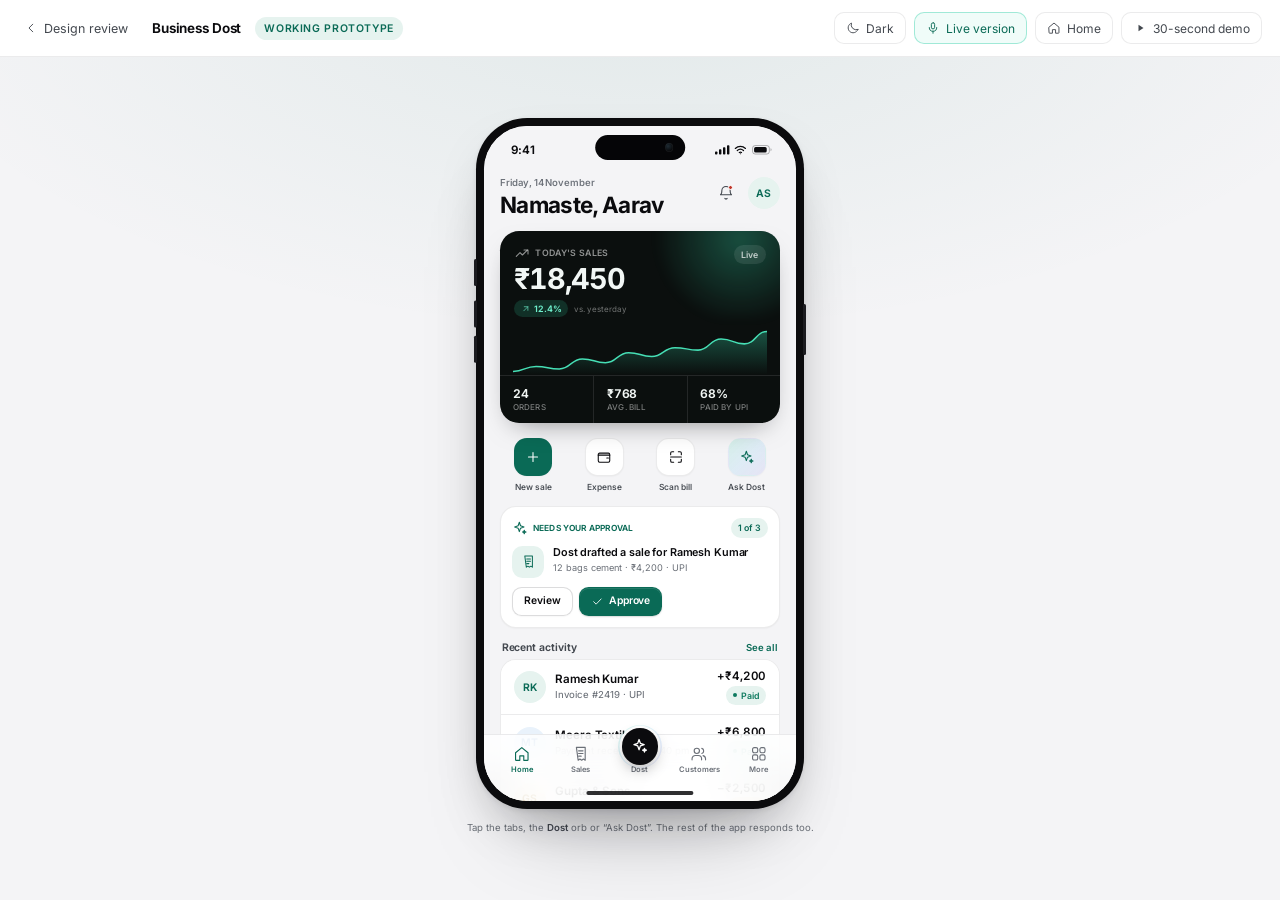
<file: design/app.html>
<!doctype html>
<html lang="en" data-theme="light">
<head>
  <meta charset="utf-8" />
  <meta name="viewport" content="width=device-width, initial-scale=1, viewport-fit=cover" />
  <meta name="theme-color" content="#0a6a56" />
  <title>Business Dost AI — Working app</title>
  <link rel="stylesheet" href="css/tokens.css" />
  <link rel="stylesheet" href="css/components.css" />
  <link rel="stylesheet" href="css/screens.css" />
  <link rel="stylesheet" href="css/app.css" />
</head>
<body class="app">
  <!-- inline sprite: every icon is a local symbol, no network -->
<svg width="0" height="0" style="position:absolute" aria-hidden="true" focusable="false">
  <defs>
    <linearGradient id="g-mark" x1="0" y1="0" x2="1" y2="1">
      <stop offset="0" stop-color="#35d6a9"/>
      <stop offset=".55" stop-color="#54b4f2"/>
      <stop offset="1" stop-color="#9c8df2"/>
    </linearGradient>
  </defs>
  <symbol id="logo" viewBox="0 0 40 40">
    <rect width="40" height="40" rx="12.5" fill="currentColor"/>
    <path d="M14.6 11.2h5.9a8.8 8.8 0 0 1 0 17.6h-5.9z" fill="none" stroke="url(#g-mark)" stroke-width="3" stroke-linecap="round" stroke-linejoin="round"/>
    <circle cx="22.6" cy="20" r="2.15" fill="url(#g-mark)"/>
  </symbol>

  <symbol id="i-home" viewBox="0 0 24 24"><path d="M3.5 10.6 12 3.5l8.5 7.1V20a.9.9 0 0 1-.9.9h-4.9v-6.1H9.3v6.1H4.4a.9.9 0 0 1-.9-.9z"/></symbol>
  <symbol id="i-sales" viewBox="0 0 24 24"><path d="M6 3.2h12v17.6l-2.4-1.6-2.4 1.6-2.4-1.6-2.4 1.6z"/><path d="M9 8h6M9 11.6h6M9 15.2h3.5"/></symbol>
  <symbol id="i-ai" viewBox="0 0 24 24"><path d="M11 3.4 12.8 8.6 18 10.4l-5.2 1.8L11 17.4 9.2 12.2 4 10.4l5.2-1.8z"/><path d="m18.4 15.4.7 1.9 1.9.7-1.9.7-.7 1.9-.7-1.9-1.9-.7 1.9-.7z"/></symbol>
  <symbol id="i-sparkles" viewBox="0 0 24 24"><path d="M11 3.4 12.8 8.6 18 10.4l-5.2 1.8L11 17.4 9.2 12.2 4 10.4l5.2-1.8z"/><path d="m18.4 15.4.7 1.9 1.9.7-1.9.7-.7 1.9-.7-1.9-1.9-.7 1.9-.7z"/></symbol>
  <symbol id="i-users" viewBox="0 0 24 24"><circle cx="9.3" cy="8" r="3.6"/><path d="M2.8 20.2v-1.3a4.6 4.6 0 0 1 4.6-4.6h3.8a4.6 4.6 0 0 1 4.6 4.6v1.3"/><path d="M16.1 4.6a3.6 3.6 0 0 1 0 6.9"/><path d="M21.2 20.2v-1.3a4.6 4.6 0 0 0-3.4-4.4"/></symbol>
  <symbol id="i-more" viewBox="0 0 24 24"><rect x="3.5" y="3.5" width="7" height="7" rx="2.2"/><rect x="13.5" y="3.5" width="7" height="7" rx="2.2"/><rect x="3.5" y="13.5" width="7" height="7" rx="2.2"/><rect x="13.5" y="13.5" width="7" height="7" rx="2.2"/></symbol>
  <symbol id="i-bell" viewBox="0 0 24 24"><path d="M18.2 8.4a6.2 6.2 0 1 0-12.4 0c0 5.2-2.1 6.3-2.1 6.3h16.6s-2.1-1.1-2.1-6.3z"/><path d="M10.3 20.1a2 2 0 0 0 3.4 0"/></symbol>
  <symbol id="i-search" viewBox="0 0 24 24"><circle cx="11" cy="11" r="6.6"/><path d="M20.4 20.4 16.2 16.2"/></symbol>
  <symbol id="i-chevron-right" viewBox="0 0 24 24"><path d="m9 5.5 6.5 6.5L9 18.5"/></symbol>
  <symbol id="i-chevron-left" viewBox="0 0 24 24"><path d="M15 5.5 8.5 12 15 18.5"/></symbol>
  <symbol id="i-chevron-down" viewBox="0 0 24 24"><path d="m5.5 9 6.5 6.5L18.5 9"/></symbol>
  <symbol id="i-close" viewBox="0 0 24 24"><path d="M6 6l12 12M18 6 6 18"/></symbol>
  <symbol id="i-plus" viewBox="0 0 24 24"><path d="M12 5.2v13.6M5.2 12h13.6"/></symbol>
  <symbol id="i-check" viewBox="0 0 24 24"><path d="m5 12.6 4.6 4.6L19 7.4"/></symbol>
  <symbol id="i-arrow-up-right" viewBox="0 0 24 24"><path d="M7 17 17.2 6.8M8.2 6.8h9v9"/></symbol>
  <symbol id="i-arrow-down" viewBox="0 0 24 24"><path d="M12 4.8v14.4M5.8 13l6.2 6.2L18.2 13"/></symbol>
  <symbol id="i-phone" viewBox="0 0 24 24"><path d="M7.2 3.6h2.9l1.3 4-2 1.4a11.5 11.5 0 0 0 5.6 5.6l1.4-2 4 1.3v2.9a2.4 2.4 0 0 1-2.6 2.4C10.5 18.4 5.6 13.5 4.8 6.2A2.4 2.4 0 0 1 7.2 3.6z"/></symbol>
  <symbol id="i-shield" viewBox="0 0 24 24"><path d="M12 3.2 19 6v5.4c0 4.6-3 7.8-7 9.4-4-1.6-7-4.8-7-9.4V6z"/><path d="m9 11.8 2 2 4-4"/></symbol>
  <symbol id="i-scan" viewBox="0 0 24 24"><path d="M4 8.5V6a2 2 0 0 1 2-2h2.5M15.5 4H18a2 2 0 0 1 2 2v2.5M20 15.5V18a2 2 0 0 1-2 2h-2.5M8.5 20H6a2 2 0 0 1-2-2v-2.5"/><path d="M4 12h16"/></symbol>
  <symbol id="i-camera" viewBox="0 0 24 24"><path d="M4.6 8.3h2.8l1.4-1.9h6.4l1.4 1.9h2.8a1 1 0 0 1 1 1v9.2a1 1 0 0 1-1 1H4.6a1 1 0 0 1-1-1V9.3a1 1 0 0 1 1-1z"/><circle cx="12" cy="13.4" r="3.3"/></symbol>
  <symbol id="i-wallet" viewBox="0 0 24 24"><path d="M3.4 8.2a2 2 0 0 1 2-2h13.2a2 2 0 0 1 2 2v9.6a2 2 0 0 1-2 2H5.4a2 2 0 0 1-2-2z"/><path d="M3.4 9.2h17.2"/><path d="M16.2 13.6h2.4"/></symbol>
  <symbol id="i-card" viewBox="0 0 24 24"><rect x="2.8" y="5.2" width="18.4" height="13.6" rx="3"/><path d="M2.8 9.8h18.4"/><path d="M6.4 15h3.2"/></symbol>
  <symbol id="i-box" viewBox="0 0 24 24"><path d="m12 3.4 8.4 4.4v8.4L12 20.6 3.6 16.2V7.8z"/><path d="M3.9 8 12 12.3 20.1 8M12 12.3v8.1"/></symbol>
  <symbol id="i-bag" viewBox="0 0 24 24"><path d="M5.4 8.2h13.2l1 11.2a1.4 1.4 0 0 1-1.4 1.5H5.8a1.4 1.4 0 0 1-1.4-1.5z"/><path d="M8.8 8.2V6.8a3.2 3.2 0 0 1 6.4 0v1.4"/></symbol>
  <symbol id="i-truck" viewBox="0 0 24 24"><path d="M2.8 6.8h10.6v9.4H2.8z"/><path d="M13.4 10.2h3.4l3.4 3.2v2.8h-6.8"/><circle cx="7" cy="18.2" r="1.8"/><circle cx="17" cy="18.2" r="1.8"/></symbol>
  <symbol id="i-chart" viewBox="0 0 24 24"><path d="M3.4 20.4h17.2"/><path d="M6.6 20.4v-6.2M12 20.4V5.4M17.4 20.4v-9.4"/></symbol>
  <symbol id="i-store" viewBox="0 0 24 24"><path d="M4.4 9.2 6 4.2h12l1.6 5"/><path d="M3.6 9.2h16.8v10.4a1 1 0 0 1-1 1H4.6a1 1 0 0 1-1-1z"/><path d="M9.4 20.6v-5.4h5.2v5.4"/><path d="M3.6 9.2a2.1 2.1 0 0 0 4.2 0 2.1 2.1 0 0 0 4.2 0 2.1 2.1 0 0 0 4.2 0 2.1 2.1 0 0 0 4.2 0"/></symbol>
  <symbol id="i-filter" viewBox="0 0 24 24"><path d="M4 6.4h16M7 12h10M10 17.6h4"/></symbol>
  <symbol id="i-download" viewBox="0 0 24 24"><path d="M12 4.2v10.2M8.2 10.8 12 14.6l3.8-3.8"/><path d="M4.8 20.2h14.4"/></symbol>
  <symbol id="i-history" viewBox="0 0 24 24"><path d="M3.6 4.8v4.6h4.6"/><path d="M4.4 9.2A8.2 8.2 0 1 1 3.8 12"/><path d="M12 8.2v4.4l3 1.8"/></symbol>
  <symbol id="i-clock" viewBox="0 0 24 24"><circle cx="12" cy="12" r="8.4"/><path d="M12 7.4V12l3 1.8"/></symbol>
  <symbol id="i-play" viewBox="0 0 24 24"><path d="M9.4 6.6 18 12l-8.6 5.4z" fill="currentColor" stroke="none"/></symbol>
  <symbol id="i-pause" viewBox="0 0 24 24"><path d="M9.2 6.2v11.6M14.8 6.2v11.6"/></symbol>
  <symbol id="i-mic" viewBox="0 0 24 24"><rect x="9.2" y="3" width="5.6" height="10.6" rx="2.8"/><path d="M5.6 11.2a6.4 6.4 0 0 0 12.8 0M12 17.6v3.4"/></symbol>
  <symbol id="i-keyboard" viewBox="0 0 24 24"><rect x="2.8" y="6.2" width="18.4" height="11.6" rx="2.6"/><path d="M6.4 10h.01M9.6 10h.01M12.8 10h.01M16 10h.01M6.4 13.4h.01M9.6 13.4h.01M12.8 13.4h.01M16 13.4h.01M8.2 16.2h7.6"/></symbol>
  <symbol id="i-globe" viewBox="0 0 24 24"><circle cx="12" cy="12" r="8.6"/><path d="M3.4 12h17.2"/><path d="M12 3.4c2.4 2.3 3.6 5.2 3.6 8.6s-1.2 6.3-3.6 8.6c-2.4-2.3-3.6-5.2-3.6-8.6S9.6 5.7 12 3.4z"/></symbol>
  <symbol id="i-moon" viewBox="0 0 24 24"><path d="M20.4 14.6A8.6 8.6 0 0 1 9.4 3.6a8.6 8.6 0 1 0 11 11z"/></symbol>
  <symbol id="i-sun" viewBox="0 0 24 24"><circle cx="12" cy="12" r="4"/><path d="M12 2.8v2M12 19.2v2M2.8 12h2M19.2 12h2M5.5 5.5l1.4 1.4M17.1 17.1l1.4 1.4M18.5 5.5l-1.4 1.4M6.9 17.1l-1.4 1.4"/></symbol>
  <symbol id="i-settings" viewBox="0 0 24 24"><path d="M4 7.2h9.4M17.8 7.2h2.2M4 16.8h3.8M12.2 16.8h7.8"/><circle cx="15.6" cy="7.2" r="2.2"/><circle cx="10" cy="16.8" r="2.2"/></symbol>
  <symbol id="i-lock" viewBox="0 0 24 24"><rect x="4.4" y="10" width="15.2" height="10.6" rx="3"/><path d="M8 10V7.4a4 4 0 0 1 8 0V10"/></symbol>
  <symbol id="i-help" viewBox="0 0 24 24"><circle cx="12" cy="12" r="8.6"/><path d="M9.6 9.4a2.5 2.5 0 1 1 3.6 2.3c-.9.5-1.2 1-1.2 1.9v.4"/><path d="M12 17.4h.01"/></symbol>
  <symbol id="i-logout" viewBox="0 0 24 24"><path d="M14.8 4.6h3.6a1 1 0 0 1 1 1v12.8a1 1 0 0 1-1 1h-3.6"/><path d="M9.6 15.8 5.8 12l3.8-3.8M5.8 12h9.6"/></symbol>
  <symbol id="i-trending-up" viewBox="0 0 24 24"><path d="M3.4 17 9 11.4l3.6 3.6 7.4-7.4"/><path d="M15 7.6h6v6"/></symbol>
  <symbol id="i-calendar" viewBox="0 0 24 24"><rect x="3.4" y="5" width="17.2" height="15.4" rx="3"/><path d="M8 3.2v3.6M16 3.2v3.6M3.4 10h17.2"/></symbol>
  <symbol id="i-user-plus" viewBox="0 0 24 24"><circle cx="9.6" cy="8" r="3.4"/><path d="M3.4 20v-1.2a4.4 4.4 0 0 1 4.4-4.4h3.6a4.4 4.4 0 0 1 4.4 4.4V20"/><path d="M19 8.4v5.2M16.4 11h5.2"/></symbol>
  <symbol id="i-rupee" viewBox="0 0 24 24"><path d="M7 4.2h10M7 8.2h10M15.8 4.2c0 4.2-3.2 6.4-7.2 6.4H7l9 9.2"/></symbol>
  <symbol id="i-barcode" viewBox="0 0 24 24"><path d="M4 5.4v13.2M6.6 5.4v13.2M9.6 5.4v13.2M12 5.4v13.2M15.4 5.4v13.2M18.2 5.4v13.2M20.4 5.4v13.2"/></symbol>
  <symbol id="i-percent" viewBox="0 0 24 24"><path d="M19 5 5 19"/><circle cx="7.6" cy="7.6" r="2.6"/><circle cx="16.4" cy="16.4" r="2.6"/></symbol>
  <symbol id="i-edit" viewBox="0 0 24 24"><path d="M4.2 19.8h4L19.4 8.6a2 2 0 0 0-2.8-2.8L5.4 17z"/><path d="M14.6 7.8 17.8 11"/></symbol>
  <symbol id="i-trash" viewBox="0 0 24 24"><path d="M4.4 7h15.2M9.4 7V4.4h5.2V7"/><path d="M6.6 7l.9 12.4a1 1 0 0 0 1 .9h7a1 1 0 0 0 1-.9L17.4 7"/></symbol>
  <symbol id="i-cloud" viewBox="0 0 24 24"><path d="M7.4 18.6h9.8a3.8 3.8 0 0 0 .4-7.6 5.4 5.4 0 0 0-10.4 1.2 3.4 3.4 0 0 0 .2 6.4z"/></symbol>
  <symbol id="i-alert" viewBox="0 0 24 24"><path d="M12 3.8 21 20H3z"/><path d="M12 9.6v4.2"/><path d="M12 17.1h.01"/></symbol>
  <symbol id="i-monitor" viewBox="0 0 24 24"><rect x="3" y="4.2" width="18" height="12.6" rx="2.4"/><path d="M9 20.2h6M12 16.8v3.4"/></symbol>
  <symbol id="i-info" viewBox="0 0 24 24"><circle cx="12" cy="12" r="8.6"/><path d="M12 11v5.4"/><path d="M12 7.8h.01"/></symbol>
  <symbol id="i-check-circle" viewBox="0 0 24 24"><circle cx="12" cy="12" r="8.6"/><path d="m8.2 12.4 2.7 2.7 4.9-5.3"/></symbol>
  <symbol id="i-refresh" viewBox="0 0 24 24"><path d="M20 12a8 8 0 1 1-2.3-5.6"/><path d="M20.2 4.2v5h-5"/></symbol>
  <symbol id="i-message" viewBox="0 0 24 24"><path d="M20.6 11.6a8.2 8.2 0 0 1-11.9 7.3L4 20.2l1.4-4.5a8.2 8.2 0 1 1 15.2-4.1z"/></symbol>
  <symbol id="i-tag" viewBox="0 0 24 24"><path d="M20.4 12.8 12.6 20.6 3.6 11.6V3.6h8z"/><circle cx="8" cy="8" r="1.3"/></symbol>
  <symbol id="i-star" viewBox="0 0 24 24"><path d="m12 3.6 2.6 5.3 5.8.8-4.2 4.1 1 5.8-5.2-2.7-5.2 2.7 1-5.8-4.2-4.1 5.8-.8z"/></symbol>
  <symbol id="i-key" viewBox="0 0 24 24"><circle cx="8.2" cy="15.8" r="3.8"/><path d="m11 13 9-9M16.4 3.6 20.4 7.6M14 6l4 4"/></symbol>
</svg>
  <header class="app-bar">
    <div class="app-bar__left">
      <a class="app-bar__back" href="index.html">
        <svg class="i" aria-hidden="true"><use href="#i-chevron-left"/></svg>
        <span>Design review</span>
      </a>
      <span class="app-bar__title">Business Dost</span>
      <span class="app-bar__pill">Working prototype</span>
    </div>
    <div class="app-bar__right">
      <button class="app-bar__ghost" id="theme-btn" type="button" aria-label="Switch theme">
        <svg class="i" aria-hidden="true"><use href="#i-moon"/></svg>
        <span>Dark</span>
      </button>
      <a class="app-bar__ghost app-bar__ghost--live" href="live.html">
        <svg class="i" aria-hidden="true"><use href="#i-mic"/></svg>
        <span>Live version</span>
      </a>
      <button class="app-bar__ghost" id="home-btn" type="button" aria-label="Go to the home screen">
        <svg class="i" aria-hidden="true"><use href="#i-home"/></svg>
        <span>Home</span>
      </button>
      <a class="app-bar__ghost" href="demo.html">
        <svg class="i" aria-hidden="true"><use href="#i-play"/></svg>
        <span>30-second demo</span>
      </a>
    </div>
  </header>

  <main class="stage">
    <div class="stage__inner">
      <div class="device" id="device">
        <div class="island"></div>
        <div class="app-host" id="app-host" aria-live="polite"></div>
      </div>
      <p class="hint">Tap the tabs, the <b>Dost</b> orb or “Ask Dost”. The rest of the app responds too.</p>
    </div>
  </main>

  <div class="toast" id="toast" role="status" aria-live="polite"></div>

  <script src="js/screens.js"></script>
  <script src="js/assistant.js"></script>
  <script src="js/app-run.js"></script>
</body>
</html>
</file>
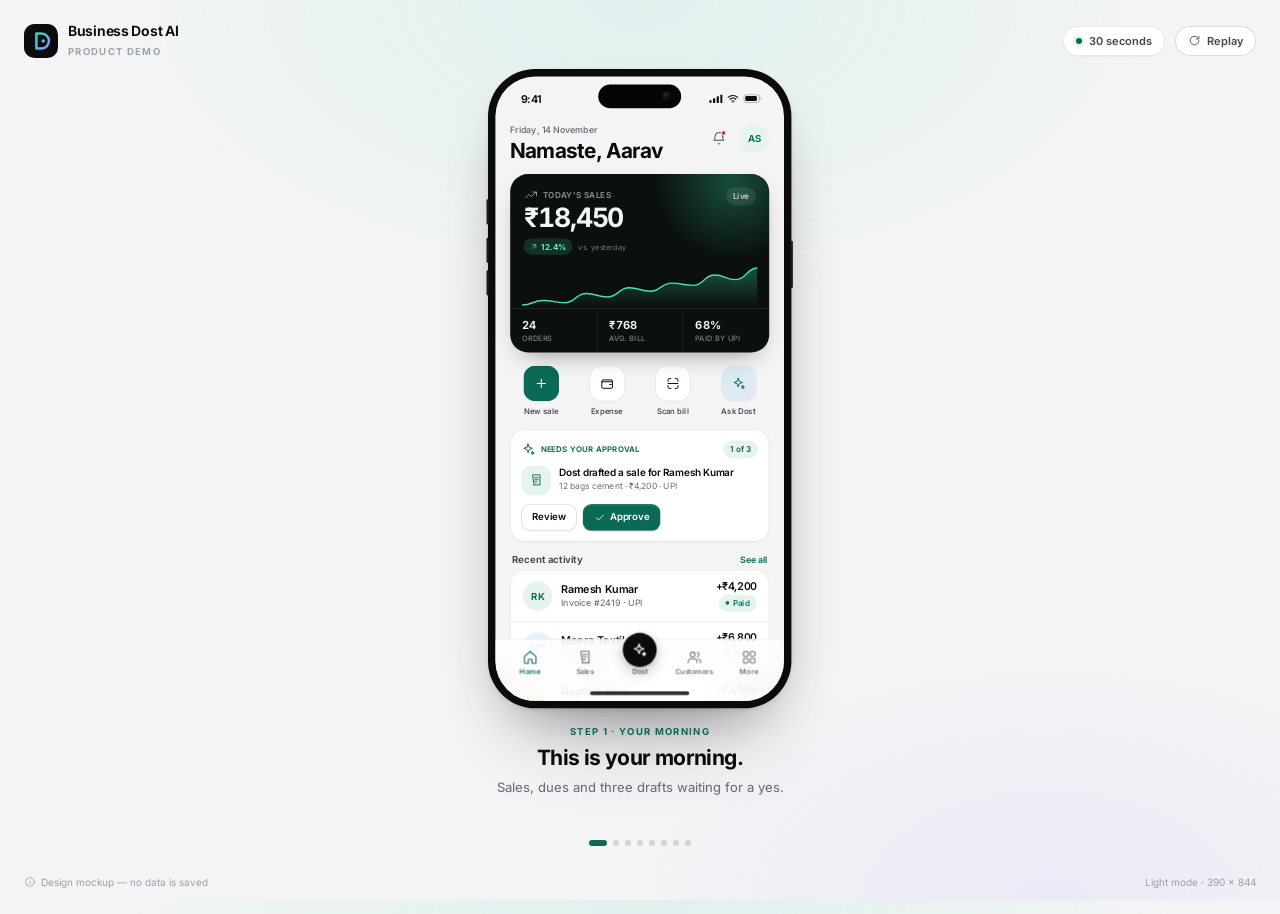
<file: design/demo.html>
<!doctype html>
<html lang="en" data-theme="light">
<head>
<meta charset="utf-8" />
<meta name="viewport" content="width=device-width, initial-scale=1" />
<title>Business Dost AI — product demo</title>
<meta name="theme-color" content="#f4f4f6" />
<link rel="icon" href="data:image/svg+xml,%3Csvg xmlns='http://www.w3.org/2000/svg' viewBox='0 0 40 40'%3E%3Crect width='40' height='40' rx='12.5' fill='%230c0c0f'/%3E%3Cpath d='M14.6 11.2h5.9a8.8 8.8 0 0 1 0 17.6h-5.9z' fill='none' stroke='%233ed3ad' stroke-width='3' stroke-linecap='round' stroke-linejoin='round'/%3E%3Ccircle cx='22.6' cy='20' r='2.15' fill='%2354b4f2'/%3E%3C/svg%3E" />
<link rel="stylesheet" href="css/tokens.css" />
<link rel="stylesheet" href="css/components.css" />
<link rel="stylesheet" href="css/screens.css" />
<style>
  *, *::before, *::after { box-sizing: border-box; }
  html, body { height: 100%; }
  body {
    margin: 0;
    font-family: var(--font-ui);
    color: var(--ink);
    background:
      radial-gradient(70% 55% at 50% 0%, rgba(53, 214, 169, 0.10), transparent 62%),
      radial-gradient(55% 45% at 82% 100%, rgba(156, 141, 242, 0.10), transparent 60%),
      var(--bg);
    -webkit-font-smoothing: antialiased;
    display: flex;
    flex-direction: column;
    min-height: 100vh;
  }
  .demo-shell { flex: 1; display: flex; flex-direction: column; padding: 22px 24px 26px; }
  .demo-head { display: flex; align-items: center; justify-content: space-between; gap: 16px; }
  .demo-brand { display: flex; align-items: center; gap: 10px; }
  .demo-brand svg { width: 34px; height: 34px; color: #0c0c0f; }
  .demo-brand b { font-size: 14px; font-weight: 650; letter-spacing: -0.02em; display: block; }
  .demo-brand small { font-size: 9.5px; letter-spacing: 0.14em; text-transform: uppercase; color: var(--ink-4); font-weight: 650; }
  .demo-head__right { display: flex; align-items: center; gap: 10px; }
  .demo-pill {
    display: inline-flex; align-items: center; gap: 7px;
    height: 30px; padding: 0 12px; border-radius: 99px;
    background: var(--surface); border: 1px solid var(--line);
    font-size: 11px; font-weight: 600; color: var(--ink-2);
    box-shadow: var(--shadow-xs);
  }
  .demo-pill i { width: 6px; height: 6px; border-radius: 50%; background: var(--brand); box-shadow: 0 0 0 3px var(--brand-soft); }
  .demo-replay {
    height: 30px; padding: 0 12px; border-radius: 99px;
    border: 1px solid var(--line-2); background: var(--surface); color: var(--ink-2);
    font-family: inherit; font-size: 11px; font-weight: 600; cursor: pointer;
    display: inline-flex; align-items: center; gap: 6px;
    transition: background-color var(--dur-fast) var(--ease-standard), color var(--dur-fast) var(--ease-standard);
  }
  .demo-replay:hover { background: var(--surface-3); color: var(--ink); }
  .demo-replay svg { width: 13px; height: 13px; }

  .demo-body { flex: 1; display: flex; flex-direction: column; align-items: center; justify-content: center; gap: 18px; padding: 10px 0 0; }
  .demo-phone {
    --s: 0.96;
    transition: opacity var(--dur-base) var(--ease-standard), transform var(--dur-slow) var(--ease-entrance);
  }
  .demo-phone.is-swapping { opacity: 0; transform: translateY(6px); }
  .demo-phone .device { box-shadow: 0 2px 6px rgba(11,11,14,.08), 0 34px 80px -34px rgba(11,11,14,.38), 0 80px 130px -70px rgba(11,11,14,.3); }

  .demo-caption { width: 100%; max-width: 520px; text-align: center; min-height: 96px; }
  .demo-step { display: flex; align-items: center; justify-content: center; gap: 6px; margin-bottom: 12px; }
  .demo-step i { width: 6px; height: 6px; border-radius: 99px; background: var(--line-2); transition: width var(--dur-base) var(--ease-standard), background-color var(--dur-base); }
  .demo-step i.is-on { width: 18px; background: var(--brand); }
  .demo-caption h1 { margin: 0; font-size: 25px; line-height: 1.2; font-weight: 700; letter-spacing: -0.03em; }
  .demo-caption p { margin: 7px 0 0; font-size: 13px; line-height: 1.45; color: var(--ink-3); font-weight: 450; }
  .demo-caption .demo-kicker { font-size: 9.5px; letter-spacing: 0.14em; text-transform: uppercase; color: var(--brand-text); font-weight: 700; display: block; margin-bottom: 8px; }
  .demo-caption.is-changing h1, .demo-caption.is-changing p, .demo-caption.is-changing .demo-kicker { animation: capIn 420ms var(--ease-entrance) both; }
  @keyframes capIn { from { opacity: 0; transform: translateY(5px); } to { opacity: 1; transform: none; } }

  .demo-foot { display: flex; align-items: center; justify-content: space-between; gap: 12px; margin-top: 18px; font-size: 10px; color: var(--ink-4); }
  .demo-foot span { display: inline-flex; align-items: center; gap: 5px; }
  .demo-foot .i { width: 12px; height: 12px; }

  .demo-end {
    position: fixed; inset: 0; display: grid; place-items: center;
    background: color-mix(in srgb, var(--bg) 55%, transparent);
    -webkit-backdrop-filter: blur(16px) saturate(115%); backdrop-filter: blur(16px) saturate(115%);
    opacity: 0; pointer-events: none; transition: opacity var(--dur-slow) var(--ease-standard);
    z-index: 20; text-align: center; padding: 24px;
  }
  .demo-end.is-on { opacity: 1; pointer-events: auto; }
  .demo-end__inner {
    width: min(400px, calc(100vw - 40px));
    background: var(--surface);
    border: 1px solid var(--line);
    border-radius: 26px;
    padding: 34px 28px 26px;
    box-shadow: 0 40px 90px -40px rgba(9, 12, 20, .38), 0 2px 8px rgba(9, 12, 20, .05);
  }
  .demo-end svg { width: 56px; height: 56px; color: #0c0c0f; margin-bottom: 16px; }
  .demo-end h2 { margin: 0; font-size: 34px; line-height: 1.04; letter-spacing: -0.04em; font-weight: 700; }
  .demo-end p { margin: 10px 0 22px; font-size: 13.5px; line-height: 1.5; color: var(--ink-3); }
  .demo-end .demo-replay { height: 40px; padding: 0 18px; font-size: 12.5px; border-radius: 14px; }
  .demo-end .demo-replay svg { width: 14px; height: 14px; margin: 0; }

  @media (max-height: 940px) {
    .demo-phone { --s: 0.74; }
    .demo-caption h1 { font-size: 21px; }
  }
  @media (max-width: 560px) {
    .demo-shell { padding: 16px 16px 20px; }
    .demo-phone { --s: 0.62; }
    .demo-caption h1 { font-size: 20px; }
    .demo-caption p { font-size: 12px; }
    .demo-head small { display: none; }
  }
  /* App-only frame for screen recordings */
  body.is-bare { background: #0b0b0d; }
  body.is-bare .demo-shell { padding: 0; }
  body.is-bare .demo-head,
  body.is-bare .demo-caption,
  body.is-bare .demo-step,
  body.is-bare .demo-foot { display: none; }
  body.is-bare .demo-body { padding: 0; gap: 0; }
  body.is-bare .demo-phone { --s: 1; width: 390px; height: 844px; }
  body.is-bare .demo-phone .device {
    width: 390px; height: 844px; padding: 0; border-radius: 0;
    background: transparent; box-shadow: none;
  }
  body.is-bare .demo-phone .device > .screen { border-radius: 0; }
  body.is-bare .island { top: 11px; }

  .is-recording .demo-phone,
  .is-recording .demo-caption.is-changing h1,
  .is-recording .demo-caption.is-changing p,
  .is-recording .demo-caption.is-changing .demo-kicker { animation: none !important; transition: none !important; }
  @media (prefers-reduced-motion: reduce) {
    .demo-phone, .demo-caption.is-changing h1, .demo-caption.is-changing p, .demo-caption.is-changing .demo-kicker { animation: none !important; transition: none !important; }
  }
</style>
</head>
<body>
  <svg width="0" height="0" style="position:absolute" aria-hidden="true" focusable="false">
  <defs>
    <linearGradient id="g-mark" x1="0" y1="0" x2="1" y2="1">
      <stop offset="0" stop-color="#35d6a9"/>
      <stop offset=".55" stop-color="#54b4f2"/>
      <stop offset="1" stop-color="#9c8df2"/>
    </linearGradient>
  </defs>
  <symbol id="logo" viewBox="0 0 40 40">
    <rect width="40" height="40" rx="12.5" fill="currentColor"/>
    <path d="M14.6 11.2h5.9a8.8 8.8 0 0 1 0 17.6h-5.9z" fill="none" stroke="url(#g-mark)" stroke-width="3" stroke-linecap="round" stroke-linejoin="round"/>
    <circle cx="22.6" cy="20" r="2.15" fill="url(#g-mark)"/>
  </symbol>

  <symbol id="i-home" viewBox="0 0 24 24"><path d="M3.5 10.6 12 3.5l8.5 7.1V20a.9.9 0 0 1-.9.9h-4.9v-6.1H9.3v6.1H4.4a.9.9 0 0 1-.9-.9z"/></symbol>
  <symbol id="i-sales" viewBox="0 0 24 24"><path d="M6 3.2h12v17.6l-2.4-1.6-2.4 1.6-2.4-1.6-2.4 1.6z"/><path d="M9 8h6M9 11.6h6M9 15.2h3.5"/></symbol>
  <symbol id="i-ai" viewBox="0 0 24 24"><path d="M11 3.4 12.8 8.6 18 10.4l-5.2 1.8L11 17.4 9.2 12.2 4 10.4l5.2-1.8z"/><path d="m18.4 15.4.7 1.9 1.9.7-1.9.7-.7 1.9-.7-1.9-1.9-.7 1.9-.7z"/></symbol>
  <symbol id="i-sparkles" viewBox="0 0 24 24"><path d="M11 3.4 12.8 8.6 18 10.4l-5.2 1.8L11 17.4 9.2 12.2 4 10.4l5.2-1.8z"/><path d="m18.4 15.4.7 1.9 1.9.7-1.9.7-.7 1.9-.7-1.9-1.9-.7 1.9-.7z"/></symbol>
  <symbol id="i-users" viewBox="0 0 24 24"><circle cx="9.3" cy="8" r="3.6"/><path d="M2.8 20.2v-1.3a4.6 4.6 0 0 1 4.6-4.6h3.8a4.6 4.6 0 0 1 4.6 4.6v1.3"/><path d="M16.1 4.6a3.6 3.6 0 0 1 0 6.9"/><path d="M21.2 20.2v-1.3a4.6 4.6 0 0 0-3.4-4.4"/></symbol>
  <symbol id="i-more" viewBox="0 0 24 24"><rect x="3.5" y="3.5" width="7" height="7" rx="2.2"/><rect x="13.5" y="3.5" width="7" height="7" rx="2.2"/><rect x="3.5" y="13.5" width="7" height="7" rx="2.2"/><rect x="13.5" y="13.5" width="7" height="7" rx="2.2"/></symbol>
  <symbol id="i-bell" viewBox="0 0 24 24"><path d="M18.2 8.4a6.2 6.2 0 1 0-12.4 0c0 5.2-2.1 6.3-2.1 6.3h16.6s-2.1-1.1-2.1-6.3z"/><path d="M10.3 20.1a2 2 0 0 0 3.4 0"/></symbol>
  <symbol id="i-search" viewBox="0 0 24 24"><circle cx="11" cy="11" r="6.6"/><path d="M20.4 20.4 16.2 16.2"/></symbol>
  <symbol id="i-chevron-right" viewBox="0 0 24 24"><path d="m9 5.5 6.5 6.5L9 18.5"/></symbol>
  <symbol id="i-chevron-left" viewBox="0 0 24 24"><path d="M15 5.5 8.5 12 15 18.5"/></symbol>
  <symbol id="i-chevron-down" viewBox="0 0 24 24"><path d="m5.5 9 6.5 6.5L18.5 9"/></symbol>
  <symbol id="i-close" viewBox="0 0 24 24"><path d="M6 6l12 12M18 6 6 18"/></symbol>
  <symbol id="i-plus" viewBox="0 0 24 24"><path d="M12 5.2v13.6M5.2 12h13.6"/></symbol>
  <symbol id="i-check" viewBox="0 0 24 24"><path d="m5 12.6 4.6 4.6L19 7.4"/></symbol>
  <symbol id="i-arrow-up-right" viewBox="0 0 24 24"><path d="M7 17 17.2 6.8M8.2 6.8h9v9"/></symbol>
  <symbol id="i-arrow-down" viewBox="0 0 24 24"><path d="M12 4.8v14.4M5.8 13l6.2 6.2L18.2 13"/></symbol>
  <symbol id="i-phone" viewBox="0 0 24 24"><path d="M7.2 3.6h2.9l1.3 4-2 1.4a11.5 11.5 0 0 0 5.6 5.6l1.4-2 4 1.3v2.9a2.4 2.4 0 0 1-2.6 2.4C10.5 18.4 5.6 13.5 4.8 6.2A2.4 2.4 0 0 1 7.2 3.6z"/></symbol>
  <symbol id="i-shield" viewBox="0 0 24 24"><path d="M12 3.2 19 6v5.4c0 4.6-3 7.8-7 9.4-4-1.6-7-4.8-7-9.4V6z"/><path d="m9 11.8 2 2 4-4"/></symbol>
  <symbol id="i-scan" viewBox="0 0 24 24"><path d="M4 8.5V6a2 2 0 0 1 2-2h2.5M15.5 4H18a2 2 0 0 1 2 2v2.5M20 15.5V18a2 2 0 0 1-2 2h-2.5M8.5 20H6a2 2 0 0 1-2-2v-2.5"/><path d="M4 12h16"/></symbol>
  <symbol id="i-camera" viewBox="0 0 24 24"><path d="M4.6 8.3h2.8l1.4-1.9h6.4l1.4 1.9h2.8a1 1 0 0 1 1 1v9.2a1 1 0 0 1-1 1H4.6a1 1 0 0 1-1-1V9.3a1 1 0 0 1 1-1z"/><circle cx="12" cy="13.4" r="3.3"/></symbol>
  <symbol id="i-wallet" viewBox="0 0 24 24"><path d="M3.4 8.2a2 2 0 0 1 2-2h13.2a2 2 0 0 1 2 2v9.6a2 2 0 0 1-2 2H5.4a2 2 0 0 1-2-2z"/><path d="M3.4 9.2h17.2"/><path d="M16.2 13.6h2.4"/></symbol>
  <symbol id="i-card" viewBox="0 0 24 24"><rect x="2.8" y="5.2" width="18.4" height="13.6" rx="3"/><path d="M2.8 9.8h18.4"/><path d="M6.4 15h3.2"/></symbol>
  <symbol id="i-box" viewBox="0 0 24 24"><path d="m12 3.4 8.4 4.4v8.4L12 20.6 3.6 16.2V7.8z"/><path d="M3.9 8 12 12.3 20.1 8M12 12.3v8.1"/></symbol>
  <symbol id="i-bag" viewBox="0 0 24 24"><path d="M5.4 8.2h13.2l1 11.2a1.4 1.4 0 0 1-1.4 1.5H5.8a1.4 1.4 0 0 1-1.4-1.5z"/><path d="M8.8 8.2V6.8a3.2 3.2 0 0 1 6.4 0v1.4"/></symbol>
  <symbol id="i-truck" viewBox="0 0 24 24"><path d="M2.8 6.8h10.6v9.4H2.8z"/><path d="M13.4 10.2h3.4l3.4 3.2v2.8h-6.8"/><circle cx="7" cy="18.2" r="1.8"/><circle cx="17" cy="18.2" r="1.8"/></symbol>
  <symbol id="i-chart" viewBox="0 0 24 24"><path d="M3.4 20.4h17.2"/><path d="M6.6 20.4v-6.2M12 20.4V5.4M17.4 20.4v-9.4"/></symbol>
  <symbol id="i-store" viewBox="0 0 24 24"><path d="M4.4 9.2 6 4.2h12l1.6 5"/><path d="M3.6 9.2h16.8v10.4a1 1 0 0 1-1 1H4.6a1 1 0 0 1-1-1z"/><path d="M9.4 20.6v-5.4h5.2v5.4"/><path d="M3.6 9.2a2.1 2.1 0 0 0 4.2 0 2.1 2.1 0 0 0 4.2 0 2.1 2.1 0 0 0 4.2 0 2.1 2.1 0 0 0 4.2 0"/></symbol>
  <symbol id="i-filter" viewBox="0 0 24 24"><path d="M4 6.4h16M7 12h10M10 17.6h4"/></symbol>
  <symbol id="i-download" viewBox="0 0 24 24"><path d="M12 4.2v10.2M8.2 10.8 12 14.6l3.8-3.8"/><path d="M4.8 20.2h14.4"/></symbol>
  <symbol id="i-history" viewBox="0 0 24 24"><path d="M3.6 4.8v4.6h4.6"/><path d="M4.4 9.2A8.2 8.2 0 1 1 3.8 12"/><path d="M12 8.2v4.4l3 1.8"/></symbol>
  <symbol id="i-clock" viewBox="0 0 24 24"><circle cx="12" cy="12" r="8.4"/><path d="M12 7.4V12l3 1.8"/></symbol>
  <symbol id="i-play" viewBox="0 0 24 24"><path d="M9.4 6.6 18 12l-8.6 5.4z" fill="currentColor" stroke="none"/></symbol>
  <symbol id="i-pause" viewBox="0 0 24 24"><path d="M9.2 6.2v11.6M14.8 6.2v11.6"/></symbol>
  <symbol id="i-mic" viewBox="0 0 24 24"><rect x="9.2" y="3" width="5.6" height="10.6" rx="2.8"/><path d="M5.6 11.2a6.4 6.4 0 0 0 12.8 0M12 17.6v3.4"/></symbol>
  <symbol id="i-keyboard" viewBox="0 0 24 24"><rect x="2.8" y="6.2" width="18.4" height="11.6" rx="2.6"/><path d="M6.4 10h.01M9.6 10h.01M12.8 10h.01M16 10h.01M6.4 13.4h.01M9.6 13.4h.01M12.8 13.4h.01M16 13.4h.01M8.2 16.2h7.6"/></symbol>
  <symbol id="i-globe" viewBox="0 0 24 24"><circle cx="12" cy="12" r="8.6"/><path d="M3.4 12h17.2"/><path d="M12 3.4c2.4 2.3 3.6 5.2 3.6 8.6s-1.2 6.3-3.6 8.6c-2.4-2.3-3.6-5.2-3.6-8.6S9.6 5.7 12 3.4z"/></symbol>
  <symbol id="i-moon" viewBox="0 0 24 24"><path d="M20.4 14.6A8.6 8.6 0 0 1 9.4 3.6a8.6 8.6 0 1 0 11 11z"/></symbol>
  <symbol id="i-sun" viewBox="0 0 24 24"><circle cx="12" cy="12" r="4"/><path d="M12 2.8v2M12 19.2v2M2.8 12h2M19.2 12h2M5.5 5.5l1.4 1.4M17.1 17.1l1.4 1.4M18.5 5.5l-1.4 1.4M6.9 17.1l-1.4 1.4"/></symbol>
  <symbol id="i-settings" viewBox="0 0 24 24"><path d="M4 7.2h9.4M17.8 7.2h2.2M4 16.8h3.8M12.2 16.8h7.8"/><circle cx="15.6" cy="7.2" r="2.2"/><circle cx="10" cy="16.8" r="2.2"/></symbol>
  <symbol id="i-lock" viewBox="0 0 24 24"><rect x="4.4" y="10" width="15.2" height="10.6" rx="3"/><path d="M8 10V7.4a4 4 0 0 1 8 0V10"/></symbol>
  <symbol id="i-help" viewBox="0 0 24 24"><circle cx="12" cy="12" r="8.6"/><path d="M9.6 9.4a2.5 2.5 0 1 1 3.6 2.3c-.9.5-1.2 1-1.2 1.9v.4"/><path d="M12 17.4h.01"/></symbol>
  <symbol id="i-logout" viewBox="0 0 24 24"><path d="M14.8 4.6h3.6a1 1 0 0 1 1 1v12.8a1 1 0 0 1-1 1h-3.6"/><path d="M9.6 15.8 5.8 12l3.8-3.8M5.8 12h9.6"/></symbol>
  <symbol id="i-trending-up" viewBox="0 0 24 24"><path d="M3.4 17 9 11.4l3.6 3.6 7.4-7.4"/><path d="M15 7.6h6v6"/></symbol>
  <symbol id="i-calendar" viewBox="0 0 24 24"><rect x="3.4" y="5" width="17.2" height="15.4" rx="3"/><path d="M8 3.2v3.6M16 3.2v3.6M3.4 10h17.2"/></symbol>
  <symbol id="i-user-plus" viewBox="0 0 24 24"><circle cx="9.6" cy="8" r="3.4"/><path d="M3.4 20v-1.2a4.4 4.4 0 0 1 4.4-4.4h3.6a4.4 4.4 0 0 1 4.4 4.4V20"/><path d="M19 8.4v5.2M16.4 11h5.2"/></symbol>
  <symbol id="i-rupee" viewBox="0 0 24 24"><path d="M7 4.2h10M7 8.2h10M15.8 4.2c0 4.2-3.2 6.4-7.2 6.4H7l9 9.2"/></symbol>
  <symbol id="i-barcode" viewBox="0 0 24 24"><path d="M4 5.4v13.2M6.6 5.4v13.2M9.6 5.4v13.2M12 5.4v13.2M15.4 5.4v13.2M18.2 5.4v13.2M20.4 5.4v13.2"/></symbol>
  <symbol id="i-percent" viewBox="0 0 24 24"><path d="M19 5 5 19"/><circle cx="7.6" cy="7.6" r="2.6"/><circle cx="16.4" cy="16.4" r="2.6"/></symbol>
  <symbol id="i-edit" viewBox="0 0 24 24"><path d="M4.2 19.8h4L19.4 8.6a2 2 0 0 0-2.8-2.8L5.4 17z"/><path d="M14.6 7.8 17.8 11"/></symbol>
  <symbol id="i-trash" viewBox="0 0 24 24"><path d="M4.4 7h15.2M9.4 7V4.4h5.2V7"/><path d="M6.6 7l.9 12.4a1 1 0 0 0 1 .9h7a1 1 0 0 0 1-.9L17.4 7"/></symbol>
  <symbol id="i-cloud" viewBox="0 0 24 24"><path d="M7.4 18.6h9.8a3.8 3.8 0 0 0 .4-7.6 5.4 5.4 0 0 0-10.4 1.2 3.4 3.4 0 0 0 .2 6.4z"/></symbol>
  <symbol id="i-alert" viewBox="0 0 24 24"><path d="M12 3.8 21 20H3z"/><path d="M12 9.6v4.2"/><path d="M12 17.1h.01"/></symbol>
  <symbol id="i-monitor" viewBox="0 0 24 24"><rect x="3" y="4.2" width="18" height="12.6" rx="2.4"/><path d="M9 20.2h6M12 16.8v3.4"/></symbol>
  <symbol id="i-info" viewBox="0 0 24 24"><circle cx="12" cy="12" r="8.6"/><path d="M12 11v5.4"/><path d="M12 7.8h.01"/></symbol>
  <symbol id="i-check-circle" viewBox="0 0 24 24"><circle cx="12" cy="12" r="8.6"/><path d="m8.2 12.4 2.7 2.7 4.9-5.3"/></symbol>
  <symbol id="i-refresh" viewBox="0 0 24 24"><path d="M20 12a8 8 0 1 1-2.3-5.6"/><path d="M20.2 4.2v5h-5"/></symbol>
  <symbol id="i-message" viewBox="0 0 24 24"><path d="M20.6 11.6a8.2 8.2 0 0 1-11.9 7.3L4 20.2l1.4-4.5a8.2 8.2 0 1 1 15.2-4.1z"/></symbol>
  <symbol id="i-tag" viewBox="0 0 24 24"><path d="M20.4 12.8 12.6 20.6 3.6 11.6V3.6h8z"/><circle cx="8" cy="8" r="1.3"/></symbol>
  <symbol id="i-star" viewBox="0 0 24 24"><path d="m12 3.6 2.6 5.3 5.8.8-4.2 4.1 1 5.8-5.2-2.7-5.2 2.7 1-5.8-4.2-4.1 5.8-.8z"/></symbol>
  <symbol id="i-key" viewBox="0 0 24 24"><circle cx="8.2" cy="15.8" r="3.8"/><path d="m11 13 9-9M16.4 3.6 20.4 7.6M14 6l4 4"/></symbol>
</svg>

  <div class="demo-shell">
    <header class="demo-head">
      <div class="demo-brand">
        <svg viewBox="0 0 40 40" aria-hidden="true"><use href="#logo"/></svg>
        <div><b>Business Dost AI</b><small>Product demo</small></div>
      </div>
      <div class="demo-head__right">
        <span class="demo-pill"><i></i> 30 seconds</span>
        <button class="demo-replay" type="button" id="replay-top">
          <svg class="i" aria-hidden="true"><use href="#i-refresh"/></svg> Replay
        </button>
      </div>
    </header>

    <div class="demo-body">
      <div class="demo-phone device-slot" id="demo-phone" aria-label="Business Dost AI screen demo"></div>
      <div class="demo-caption" id="demo-caption" aria-live="polite">
        <span class="demo-kicker" id="demo-kicker">Step 1 · Your morning</span>
        <h1 id="demo-title">This is your morning.</h1>
        <p id="demo-sub">Sales, dues and three drafts waiting for a yes.</p>
      </div>
      <div class="demo-step" id="demo-dots" aria-hidden="true"></div>
    </div>

    <footer class="demo-foot">
      <span><svg class="i" aria-hidden="true"><use href="#i-info"/></svg> Design mockup — no data is saved</span>
      <span>Light mode · 390 × 844</span>
    </footer>
  </div>

  <div class="demo-end" id="demo-end">
    <div class="demo-end__inner">
      <svg viewBox="0 0 40 40" aria-hidden="true"><use href="#logo"/></svg>
      <h2>Approve.<br/>That’s it.</h2>
      <p>Sales, stock, the ledger and the UPI payment update in one tap. Nothing else to open.</p>
      <button class="demo-replay" type="button" id="replay-end">
        <svg class="i" aria-hidden="true"><use href="#i-refresh"/></svg> Watch again
      </button>
    </div>
  </div>

  <script src="js/screens.js"></script>
  <script src="js/assistant.js"></script>
  <script src="js/demo.js"></script>
</body>
</html>
</file>
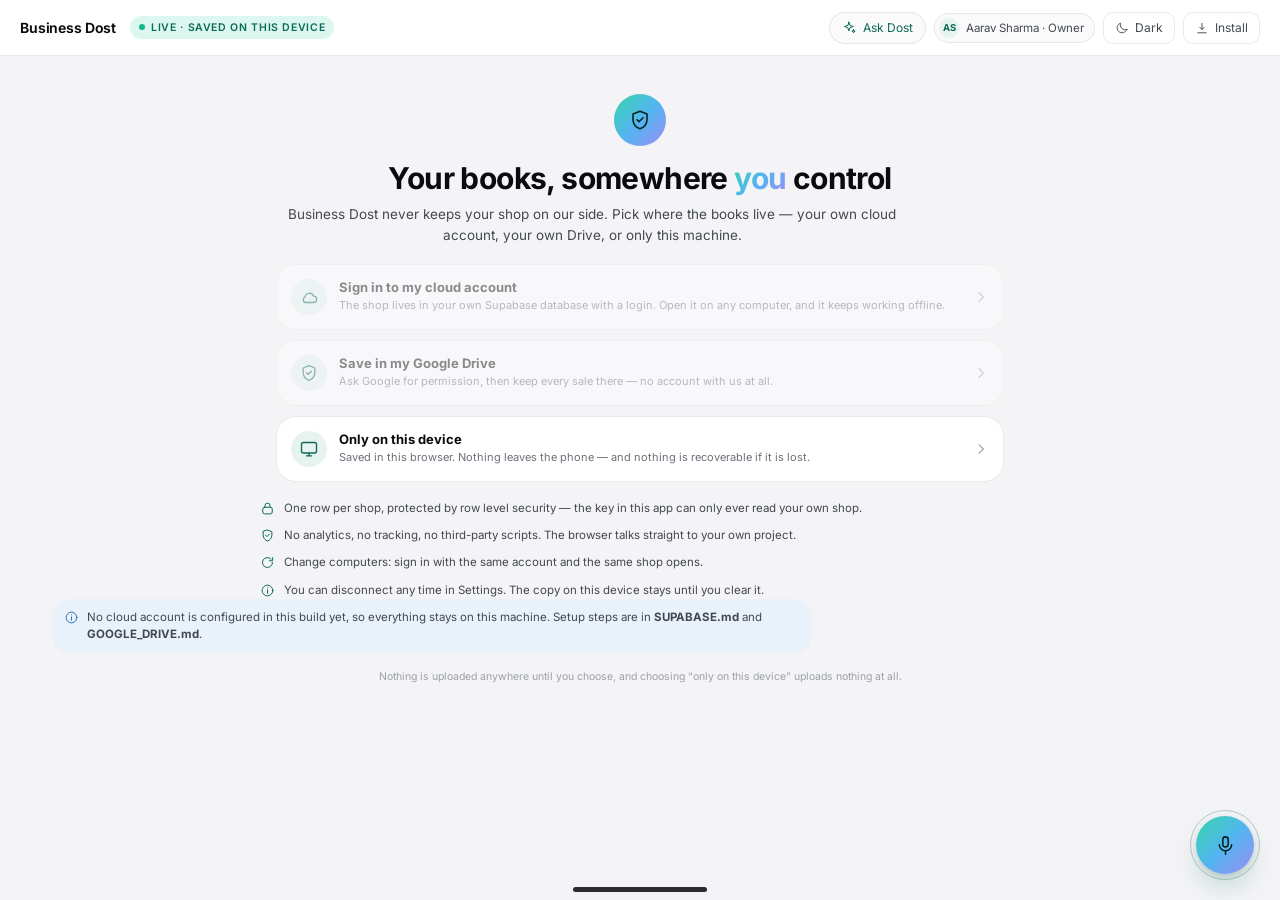
<file: design/live.html>
<!doctype html>
<html lang="en" data-theme="light">
<head>
  <meta charset="utf-8" />
  <meta name="viewport" content="width=device-width, initial-scale=1, viewport-fit=cover" />
  <meta name="theme-color" content="#0a6a56" />
  <meta name="mobile-web-app-capable" content="yes" />
  <meta name="apple-mobile-web-app-capable" content="yes" />
  <meta name="apple-mobile-web-app-status-bar-style" content="default" />
  <meta name="apple-mobile-web-app-title" content="Dost" />
  <meta name="description" content="Voice-first sales, stock and udhaar for small shops. Works offline, data stays on the device." />
  <link rel="manifest" href="manifest.webmanifest" />
  <link rel="apple-touch-icon" href="icons/apple-touch-icon-180.png" />
  <link rel="icon" href="icons/icon-192.png" />
  <title>Business Dost AI — Live</title>
  <link rel="stylesheet" href="css/tokens.css" />
  <link rel="stylesheet" href="css/components.css" />
  <link rel="stylesheet" href="css/screens.css" />
  <link rel="stylesheet" href="css/app.css" />
  <link rel="stylesheet" href="css/live.css" />
  <link rel="stylesheet" href="css/desktop.css" />
</head>
<body class="app">
  <!-- inline sprite: every icon is a local symbol, no network -->
<svg width="0" height="0" style="position:absolute" aria-hidden="true" focusable="false">
  <defs>
    <linearGradient id="g-mark" x1="0" y1="0" x2="1" y2="1">
      <stop offset="0" stop-color="#35d6a9"/>
      <stop offset=".55" stop-color="#54b4f2"/>
      <stop offset="1" stop-color="#9c8df2"/>
    </linearGradient>
  </defs>
  <symbol id="logo" viewBox="0 0 40 40">
    <rect width="40" height="40" rx="12.5" fill="currentColor"/>
    <path d="M14.6 11.2h5.9a8.8 8.8 0 0 1 0 17.6h-5.9z" fill="none" stroke="url(#g-mark)" stroke-width="3" stroke-linecap="round" stroke-linejoin="round"/>
    <circle cx="22.6" cy="20" r="2.15" fill="url(#g-mark)"/>
  </symbol>

  <symbol id="i-home" viewBox="0 0 24 24"><path d="M3.5 10.6 12 3.5l8.5 7.1V20a.9.9 0 0 1-.9.9h-4.9v-6.1H9.3v6.1H4.4a.9.9 0 0 1-.9-.9z"/></symbol>
  <symbol id="i-sales" viewBox="0 0 24 24"><path d="M6 3.2h12v17.6l-2.4-1.6-2.4 1.6-2.4-1.6-2.4 1.6z"/><path d="M9 8h6M9 11.6h6M9 15.2h3.5"/></symbol>
  <symbol id="i-receipt" viewBox="0 0 24 24"><path d="M5.4 3.4h13.2v17.2l-2.2-1.4-2.2 1.4-2.2-1.4-2.2 1.4-2.4-1.4z"/><path d="M8.6 7.8h6.8M8.6 11.4h6.8M8.6 15h3.6"/></symbol>
  <symbol id="i-ai" viewBox="0 0 24 24"><path d="M11 3.4 12.8 8.6 18 10.4l-5.2 1.8L11 17.4 9.2 12.2 4 10.4l5.2-1.8z"/><path d="m18.4 15.4.7 1.9 1.9.7-1.9.7-.7 1.9-.7-1.9-1.9-.7 1.9-.7z"/></symbol>
  <symbol id="i-sparkles" viewBox="0 0 24 24"><path d="M11 3.4 12.8 8.6 18 10.4l-5.2 1.8L11 17.4 9.2 12.2 4 10.4l5.2-1.8z"/><path d="m18.4 15.4.7 1.9 1.9.7-1.9.7-.7 1.9-.7-1.9-1.9-.7 1.9-.7z"/></symbol>
  <symbol id="i-users" viewBox="0 0 24 24"><circle cx="9.3" cy="8" r="3.6"/><path d="M2.8 20.2v-1.3a4.6 4.6 0 0 1 4.6-4.6h3.8a4.6 4.6 0 0 1 4.6 4.6v1.3"/><path d="M16.1 4.6a3.6 3.6 0 0 1 0 6.9"/><path d="M21.2 20.2v-1.3a4.6 4.6 0 0 0-3.4-4.4"/></symbol>
  <symbol id="i-more" viewBox="0 0 24 24"><rect x="3.5" y="3.5" width="7" height="7" rx="2.2"/><rect x="13.5" y="3.5" width="7" height="7" rx="2.2"/><rect x="3.5" y="13.5" width="7" height="7" rx="2.2"/><rect x="13.5" y="13.5" width="7" height="7" rx="2.2"/></symbol>
  <symbol id="i-bell" viewBox="0 0 24 24"><path d="M18.2 8.4a6.2 6.2 0 1 0-12.4 0c0 5.2-2.1 6.3-2.1 6.3h16.6s-2.1-1.1-2.1-6.3z"/><path d="M10.3 20.1a2 2 0 0 0 3.4 0"/></symbol>
  <symbol id="i-search" viewBox="0 0 24 24"><circle cx="11" cy="11" r="6.6"/><path d="M20.4 20.4 16.2 16.2"/></symbol>
  <symbol id="i-chevron-right" viewBox="0 0 24 24"><path d="m9 5.5 6.5 6.5L9 18.5"/></symbol>
  <symbol id="i-chevron-left" viewBox="0 0 24 24"><path d="M15 5.5 8.5 12 15 18.5"/></symbol>
  <symbol id="i-chevron-down" viewBox="0 0 24 24"><path d="m5.5 9 6.5 6.5L18.5 9"/></symbol>
  <symbol id="i-close" viewBox="0 0 24 24"><path d="M6 6l12 12M18 6 6 18"/></symbol>
  <symbol id="i-plus" viewBox="0 0 24 24"><path d="M12 5.2v13.6M5.2 12h13.6"/></symbol>
  <symbol id="i-check" viewBox="0 0 24 24"><path d="m5 12.6 4.6 4.6L19 7.4"/></symbol>
  <symbol id="i-arrow-up-right" viewBox="0 0 24 24"><path d="M7 17 17.2 6.8M8.2 6.8h9v9"/></symbol>
  <symbol id="i-arrow-down" viewBox="0 0 24 24"><path d="M12 4.8v14.4M5.8 13l6.2 6.2L18.2 13"/></symbol>
  <symbol id="i-phone" viewBox="0 0 24 24"><path d="M7.2 3.6h2.9l1.3 4-2 1.4a11.5 11.5 0 0 0 5.6 5.6l1.4-2 4 1.3v2.9a2.4 2.4 0 0 1-2.6 2.4C10.5 18.4 5.6 13.5 4.8 6.2A2.4 2.4 0 0 1 7.2 3.6z"/></symbol>
  <symbol id="i-shield" viewBox="0 0 24 24"><path d="M12 3.2 19 6v5.4c0 4.6-3 7.8-7 9.4-4-1.6-7-4.8-7-9.4V6z"/><path d="m9 11.8 2 2 4-4"/></symbol>
  <symbol id="i-scan" viewBox="0 0 24 24"><path d="M4 8.5V6a2 2 0 0 1 2-2h2.5M15.5 4H18a2 2 0 0 1 2 2v2.5M20 15.5V18a2 2 0 0 1-2 2h-2.5M8.5 20H6a2 2 0 0 1-2-2v-2.5"/><path d="M4 12h16"/></symbol>
  <symbol id="i-camera" viewBox="0 0 24 24"><path d="M4.6 8.3h2.8l1.4-1.9h6.4l1.4 1.9h2.8a1 1 0 0 1 1 1v9.2a1 1 0 0 1-1 1H4.6a1 1 0 0 1-1-1V9.3a1 1 0 0 1 1-1z"/><circle cx="12" cy="13.4" r="3.3"/></symbol>
  <symbol id="i-wallet" viewBox="0 0 24 24"><path d="M3.4 8.2a2 2 0 0 1 2-2h13.2a2 2 0 0 1 2 2v9.6a2 2 0 0 1-2 2H5.4a2 2 0 0 1-2-2z"/><path d="M3.4 9.2h17.2"/><path d="M16.2 13.6h2.4"/></symbol>
  <symbol id="i-card" viewBox="0 0 24 24"><rect x="2.8" y="5.2" width="18.4" height="13.6" rx="3"/><path d="M2.8 9.8h18.4"/><path d="M6.4 15h3.2"/></symbol>
  <symbol id="i-box" viewBox="0 0 24 24"><path d="m12 3.4 8.4 4.4v8.4L12 20.6 3.6 16.2V7.8z"/><path d="M3.9 8 12 12.3 20.1 8M12 12.3v8.1"/></symbol>
  <symbol id="i-bag" viewBox="0 0 24 24"><path d="M5.4 8.2h13.2l1 11.2a1.4 1.4 0 0 1-1.4 1.5H5.8a1.4 1.4 0 0 1-1.4-1.5z"/><path d="M8.8 8.2V6.8a3.2 3.2 0 0 1 6.4 0v1.4"/></symbol>
  <symbol id="i-truck" viewBox="0 0 24 24"><path d="M2.8 6.8h10.6v9.4H2.8z"/><path d="M13.4 10.2h3.4l3.4 3.2v2.8h-6.8"/><circle cx="7" cy="18.2" r="1.8"/><circle cx="17" cy="18.2" r="1.8"/></symbol>
  <symbol id="i-chart" viewBox="0 0 24 24"><path d="M3.4 20.4h17.2"/><path d="M6.6 20.4v-6.2M12 20.4V5.4M17.4 20.4v-9.4"/></symbol>
  <symbol id="i-store" viewBox="0 0 24 24"><path d="M4.4 9.2 6 4.2h12l1.6 5"/><path d="M3.6 9.2h16.8v10.4a1 1 0 0 1-1 1H4.6a1 1 0 0 1-1-1z"/><path d="M9.4 20.6v-5.4h5.2v5.4"/><path d="M3.6 9.2a2.1 2.1 0 0 0 4.2 0 2.1 2.1 0 0 0 4.2 0 2.1 2.1 0 0 0 4.2 0 2.1 2.1 0 0 0 4.2 0"/></symbol>
  <symbol id="i-filter" viewBox="0 0 24 24"><path d="M4 6.4h16M7 12h10M10 17.6h4"/></symbol>
  <symbol id="i-download" viewBox="0 0 24 24"><path d="M12 4.2v10.2M8.2 10.8 12 14.6l3.8-3.8"/><path d="M4.8 20.2h14.4"/></symbol>
  <symbol id="i-history" viewBox="0 0 24 24"><path d="M3.6 4.8v4.6h4.6"/><path d="M4.4 9.2A8.2 8.2 0 1 1 3.8 12"/><path d="M12 8.2v4.4l3 1.8"/></symbol>
  <symbol id="i-clock" viewBox="0 0 24 24"><circle cx="12" cy="12" r="8.4"/><path d="M12 7.4V12l3 1.8"/></symbol>
  <symbol id="i-play" viewBox="0 0 24 24"><path d="M9.4 6.6 18 12l-8.6 5.4z" fill="currentColor" stroke="none"/></symbol>
  <symbol id="i-pause" viewBox="0 0 24 24"><path d="M9.2 6.2v11.6M14.8 6.2v11.6"/></symbol>
  <symbol id="i-mic" viewBox="0 0 24 24"><rect x="9.2" y="3" width="5.6" height="10.6" rx="2.8"/><path d="M5.6 11.2a6.4 6.4 0 0 0 12.8 0M12 17.6v3.4"/></symbol>
  <symbol id="i-keyboard" viewBox="0 0 24 24"><rect x="2.8" y="6.2" width="18.4" height="11.6" rx="2.6"/><path d="M6.4 10h.01M9.6 10h.01M12.8 10h.01M16 10h.01M6.4 13.4h.01M9.6 13.4h.01M12.8 13.4h.01M16 13.4h.01M8.2 16.2h7.6"/></symbol>
  <symbol id="i-globe" viewBox="0 0 24 24"><circle cx="12" cy="12" r="8.6"/><path d="M3.4 12h17.2"/><path d="M12 3.4c2.4 2.3 3.6 5.2 3.6 8.6s-1.2 6.3-3.6 8.6c-2.4-2.3-3.6-5.2-3.6-8.6S9.6 5.7 12 3.4z"/></symbol>
  <symbol id="i-moon" viewBox="0 0 24 24"><path d="M20.4 14.6A8.6 8.6 0 0 1 9.4 3.6a8.6 8.6 0 1 0 11 11z"/></symbol>
  <symbol id="i-sun" viewBox="0 0 24 24"><circle cx="12" cy="12" r="4"/><path d="M12 2.8v2M12 19.2v2M2.8 12h2M19.2 12h2M5.5 5.5l1.4 1.4M17.1 17.1l1.4 1.4M18.5 5.5l-1.4 1.4M6.9 17.1l-1.4 1.4"/></symbol>
  <symbol id="i-settings" viewBox="0 0 24 24"><path d="M4 7.2h9.4M17.8 7.2h2.2M4 16.8h3.8M12.2 16.8h7.8"/><circle cx="15.6" cy="7.2" r="2.2"/><circle cx="10" cy="16.8" r="2.2"/></symbol>
  <symbol id="i-lock" viewBox="0 0 24 24"><rect x="4.4" y="10" width="15.2" height="10.6" rx="3"/><path d="M8 10V7.4a4 4 0 0 1 8 0V10"/></symbol>
  <symbol id="i-help" viewBox="0 0 24 24"><circle cx="12" cy="12" r="8.6"/><path d="M9.6 9.4a2.5 2.5 0 1 1 3.6 2.3c-.9.5-1.2 1-1.2 1.9v.4"/><path d="M12 17.4h.01"/></symbol>
  <symbol id="i-logout" viewBox="0 0 24 24"><path d="M14.8 4.6h3.6a1 1 0 0 1 1 1v12.8a1 1 0 0 1-1 1h-3.6"/><path d="M9.6 15.8 5.8 12l3.8-3.8M5.8 12h9.6"/></symbol>
  <symbol id="i-trending-up" viewBox="0 0 24 24"><path d="M3.4 17 9 11.4l3.6 3.6 7.4-7.4"/><path d="M15 7.6h6v6"/></symbol>
  <symbol id="i-calendar" viewBox="0 0 24 24"><rect x="3.4" y="5" width="17.2" height="15.4" rx="3"/><path d="M8 3.2v3.6M16 3.2v3.6M3.4 10h17.2"/></symbol>
  <symbol id="i-user-plus" viewBox="0 0 24 24"><circle cx="9.6" cy="8" r="3.4"/><path d="M3.4 20v-1.2a4.4 4.4 0 0 1 4.4-4.4h3.6a4.4 4.4 0 0 1 4.4 4.4V20"/><path d="M19 8.4v5.2M16.4 11h5.2"/></symbol>
  <symbol id="i-rupee" viewBox="0 0 24 24"><path d="M7 4.2h10M7 8.2h10M15.8 4.2c0 4.2-3.2 6.4-7.2 6.4H7l9 9.2"/></symbol>
  <symbol id="i-barcode" viewBox="0 0 24 24"><path d="M4 5.4v13.2M6.6 5.4v13.2M9.6 5.4v13.2M12 5.4v13.2M15.4 5.4v13.2M18.2 5.4v13.2M20.4 5.4v13.2"/></symbol>
  <symbol id="i-percent" viewBox="0 0 24 24"><path d="M19 5 5 19"/><circle cx="7.6" cy="7.6" r="2.6"/><circle cx="16.4" cy="16.4" r="2.6"/></symbol>
  <symbol id="i-edit" viewBox="0 0 24 24"><path d="M4.2 19.8h4L19.4 8.6a2 2 0 0 0-2.8-2.8L5.4 17z"/><path d="M14.6 7.8 17.8 11"/></symbol>
  <symbol id="i-trash" viewBox="0 0 24 24"><path d="M4.4 7h15.2M9.4 7V4.4h5.2V7"/><path d="M6.6 7l.9 12.4a1 1 0 0 0 1 .9h7a1 1 0 0 0 1-.9L17.4 7"/></symbol>
  <symbol id="i-cloud" viewBox="0 0 24 24"><path d="M7.4 18.6h9.8a3.8 3.8 0 0 0 .4-7.6 5.4 5.4 0 0 0-10.4 1.2 3.4 3.4 0 0 0 .2 6.4z"/></symbol>
  <symbol id="i-alert" viewBox="0 0 24 24"><path d="M12 3.8 21 20H3z"/><path d="M12 9.6v4.2"/><path d="M12 17.1h.01"/></symbol>
  <symbol id="i-monitor" viewBox="0 0 24 24"><rect x="3" y="4.2" width="18" height="12.6" rx="2.4"/><path d="M9 20.2h6M12 16.8v3.4"/></symbol>
  <symbol id="i-info" viewBox="0 0 24 24"><circle cx="12" cy="12" r="8.6"/><path d="M12 11v5.4"/><path d="M12 7.8h.01"/></symbol>
  <symbol id="i-check-circle" viewBox="0 0 24 24"><circle cx="12" cy="12" r="8.6"/><path d="m8.2 12.4 2.7 2.7 4.9-5.3"/></symbol>
  <symbol id="i-refresh" viewBox="0 0 24 24"><path d="M20 12a8 8 0 1 1-2.3-5.6"/><path d="M20.2 4.2v5h-5"/></symbol>
  <symbol id="i-message" viewBox="0 0 24 24"><path d="M20.6 11.6a8.2 8.2 0 0 1-11.9 7.3L4 20.2l1.4-4.5a8.2 8.2 0 1 1 15.2-4.1z"/></symbol>
  <symbol id="i-tag" viewBox="0 0 24 24"><path d="M20.4 12.8 12.6 20.6 3.6 11.6V3.6h8z"/><circle cx="8" cy="8" r="1.3"/></symbol>
  <symbol id="i-star" viewBox="0 0 24 24"><path d="m12 3.6 2.6 5.3 5.8.8-4.2 4.1 1 5.8-5.2-2.7-5.2 2.7 1-5.8-4.2-4.1 5.8-.8z"/></symbol>
  <symbol id="i-key" viewBox="0 0 24 24"><circle cx="8.2" cy="15.8" r="3.8"/><path d="m11 13 9-9M16.4 3.6 20.4 7.6M14 6l4 4"/></symbol>
</svg>
  <header class="app-bar">
    <div class="app-bar__left">
      <a class="app-bar__back" href="app.html">
        <svg class="i" aria-hidden="true"><use href="#i-chevron-left"/></svg>
        <span>Prototype</span>
      </a>
      <span class="app-bar__title">Business Dost</span>
      <span class="app-bar__pill app-bar__pill--live" id="storage-pill">Live · saved on this device</span>
    </div>
    <div class="app-bar__right">
      <button class="app-bar__ghost dk-ask" type="button" data-nav="ask" aria-label="Ask Dost">
        <svg class="i" aria-hidden="true"><use href="#i-ai"/></svg>
        <span>Ask Dost</span>
      </button>
      <span class="dk-user" id="dk-user" hidden></span>
      <button class="app-bar__ghost" id="theme-btn" type="button" aria-label="Switch theme">
        <svg class="i" aria-hidden="true"><use href="#i-moon"/></svg>
        <span>Dark</span>
      </button>
      <button class="app-bar__ghost app-bar__ghost--install" id="install-btn" type="button" hidden>
        <svg class="i" aria-hidden="true"><use href="#i-download"/></svg>
        <span>Install</span>
      </button>
      <button class="app-bar__ghost" id="home-btn" type="button" aria-label="Go to the home screen">
        <svg class="i" aria-hidden="true"><use href="#i-home"/></svg>
        <span>Home</span>
      </button>
      <a class="app-bar__ghost" href="index.html">
        <svg class="i" aria-hidden="true"><use href="#i-help"/></svg>
        <span>Design review</span>
      </a>
    </div>
  </header>

  <main class="stage">
    <div class="stage__inner">
      <div class="workspace">
        <aside class="dk-side" id="dk-side" aria-label="Sections"><!-- filled by live.js --></aside>
        <div class="dk-content">
          <div class="device" id="device">
            <div class="island"></div>
            <div class="app-host" id="app-host" aria-live="polite"></div>
          </div>
        </div>
      </div>
      <p class="hint">Real data, saved in this browser. Speak a sale with the <b>Dost</b> orb, or add one by hand — the dashboard, stock and dues all follow.</p>
    </div>
  </main>

  <!-- the Dost orb: the phone tab bar has one, the desktop needs its own -->
  <button class="dk-ai" id="dk-ai" type="button" data-nav="voice" aria-label="Ask Dost by voice" title="Ask Dost — speak or type (A)">
    <span class="dk-ai__ring"></span>
    <svg class="i" aria-hidden="true"><use href="#i-mic"/></svg>
  </button>

  <div class="toast" id="toast" role="status" aria-live="polite"></div>

  <script src="js/cloud-config.js"></script>
  <script src="js/cloud.js"></script>
  <script src="js/drive-config.js"></script>
  <script src="js/drive.js"></script>
  <script src="js/live.js"></script>
  <script>
    /* Installable app: manifest + service worker live next to this page.
       Nothing happens on file:// — install needs http(s). */
    (function () {
      var standalone = window.matchMedia("(display-mode: standalone)").matches || navigator.standalone === true;
      var btn = document.getElementById("install-btn");
      var prompt = null;

      if ("serviceWorker" in navigator && location.protocol !== "file:") {
        window.addEventListener("load", function () {
          navigator.serviceWorker.register("sw.js").catch(function () { /* offline mode is a bonus, not a requirement */ });
        });
      }

      window.addEventListener("beforeinstallprompt", function (event) {
        event.preventDefault();
        prompt = event;
        if (btn) btn.hidden = false;
      });

      if (btn) {
        btn.addEventListener("click", function () {
          if (prompt) {
            prompt.prompt();
            prompt.userChoice.then(function () { prompt = null; btn.hidden = true; });
          } else {
            var ios = /iphone|ipad|ipod/i.test(navigator.userAgent);
            window.live && window.live.toast(ios
              ? "On iPhone: tap Share, then “Add to Home Screen”."
              : "Use your browser menu → “Install app” / “Add to Home screen”.");
          }
        });
      }

      window.addEventListener("appinstalled", function () {
        if (btn) btn.hidden = true;
        window.live && window.live.toast("Installed — open Dost from your home screen.");
      });

      if (standalone && btn) btn.hidden = true;
    })();
  </script>
</body>
</html>
</file>
<file: design/css/tokens.css>
/* =====================================================================
   Business Dost AI — Design tokens
   Single source of truth. Mirrored in /design/tokens.json
   ===================================================================== */

@font-face {
  font-family: "BD Inter";
  src: url("../assets/fonts/inter-latin-wght-normal.woff2") format("woff2-variations");
  font-weight: 100 900;
  font-style: normal;
  font-display: swap;
  unicode-range: U+0000-00FF, U+0131, U+0152-0153, U+02BB-02BC, U+02C6, U+02DA,
    U+02DC, U+0304, U+0308, U+0329, U+2000-206F, U+20AC, U+2122, U+2191,
    U+2193, U+2212, U+2215, U+FEFF, U+FFFD;
}
@font-face {
  font-family: "BD Inter";
  src: url("../assets/fonts/inter-latin-ext-wght-normal.woff2") format("woff2-variations");
  font-weight: 100 900;
  font-style: normal;
  font-display: swap;
  unicode-range: U+0100-02BA, U+02BD-02C5, U+02C7-02CC, U+02CE-02D7, U+02DD-02FF,
    U+0304, U+0308, U+0329, U+1D00-1DBF, U+1E00-1E9F, U+1EF2-1EFF, U+2020,
    U+20A0-20AB, U+20AD-20C0, U+2113, U+2C60-2C7F, U+A720-A7FF;
}
@font-face {
  font-family: "BD Devanagari";
  src: url("../assets/fonts/noto-sans-devanagari-devanagari-wght-normal.woff2") format("woff2-variations");
  font-weight: 100 900;
  font-style: normal;
  font-display: swap;
  unicode-range: U+0900-097F, U+1CD0-1CF9, U+200C-200D, U+20A8, U+20B9, U+25CC,
    U+A830-A839, U+A8E0-A8FF;
}
@font-face {
  font-family: "BD Devanagari";
  src: url("../assets/fonts/noto-sans-devanagari-latin-wght-normal.woff2") format("woff2-variations");
  font-weight: 100 900;
  font-style: normal;
  font-display: swap;
  unicode-range: U+0000-00FF, U+0131, U+0152-0153, U+02BB-02BC, U+02C6, U+02DA,
    U+02DC, U+0304, U+0308, U+0329, U+2000-206F, U+20AC, U+2122, U+2191,
    U+2193, U+2212, U+2215, U+FEFF, U+FFFD;
}

:root {
  color-scheme: light;

  /* ---- Typography ------------------------------------------------ */
  --font-ui: "BD Inter", "BD Devanagari", -apple-system, BlinkMacSystemFont,
    "Segoe UI", Roboto, "Helvetica Neue", Arial, sans-serif;
  --font-num: "BD Inter", -apple-system, BlinkMacSystemFont, "Segoe UI", Roboto, sans-serif;

  --fw-regular: 400;
  --fw-medium: 500;
  --fw-semibold: 600;
  --fw-bold: 700;

  /* Mobile type scale (px) — role / size / line-height / tracking */
  --type-display-size: 34px;
  --type-display-line: 38px;
  --type-title1-size: 28px;
  --type-title1-line: 32px;
  --type-title2-size: 22px;
  --type-title2-line: 28px;
  --type-headline-size: 17px;
  --type-headline-line: 24px;
  --type-body-size: 15px;
  --type-body-line: 22px;
  --type-subhead-size: 13px;
  --type-subhead-line: 18px;
  --type-caption-size: 11px;
  --type-caption-line: 14px;

  /* ---- Surfaces & ink ------------------------------------------- */
  --bg: #f4f4f6;
  --bg-2: #ededf0;
  --surface: #ffffff;
  --surface-2: #fafafb;
  --surface-3: #f3f3f5;
  --surface-inv: #0c0c0f;

  --ink: #0b0b0e;
  --ink-2: #43484f;
  --ink-3: #6b7078;
  --ink-4: #9ba0a7;

  --line: rgba(11, 11, 14, 0.08);
  --line-2: rgba(11, 11, 14, 0.14);

  /* ---- Brand ---------------------------------------------------- */
  --brand: #0a6a56;
  --brand-hover: #085444;
  --brand-press: #064334;
  --brand-text: #0a6a56;
  --brand-soft: #e6f3ef;
  --brand-soft-2: #f1f9f6;
  --on-brand: #ffffff;
  --brand-ring: rgba(10, 106, 86, 0.32);

  /* Signature gradient — reserved for AI moments */
  --ai-1: #35d6a9;
  --ai-2: #54b4f2;
  --ai-3: #9c8df2;
  --ai-gradient: linear-gradient(135deg, var(--ai-1) 0%, var(--ai-2) 52%, var(--ai-3) 100%);
  --ai-gradient-soft: linear-gradient(135deg, rgba(53, 214, 169, 0.16), rgba(84, 180, 242, 0.14) 52%, rgba(156, 141, 242, 0.16));

  /* ---- Status --------------------------------------------------- */
  --success: #0e7a5f;
  --success-soft: #e6f3ef;
  --warn: #a86400;
  --warn-soft: #fcf1df;
  --danger: #c0362a;
  --danger-soft: #fcecea;
  --info: #2c6fb5;
  --info-soft: #e9f2fb;

  /* ---- Data visualisation -------------------------------------- */
  --chart-1: #0a6a56;
  --chart-2: #4c9be0;
  --chart-3: #8c7bee;
  --chart-4: #e2a544;
  --chart-5: #d9738e;
  --chart-grid: rgba(11, 11, 14, 0.07);
  --chart-track: rgba(11, 11, 14, 0.06);

  /* ---- Radii ---------------------------------------------------- */
  --r-2xs: 6px;
  --r-xs: 8px;
  --r-sm: 12px;
  --r-md: 16px;
  --r-lg: 20px;
  --r-xl: 24px;
  --r-2xl: 28px;
  --r-3xl: 34px;
  --r-sheet: 38px;
  --r-full: 999px;

  /* ---- Spacing (4pt base) -------------------------------------- */
  --sp-1: 4px;
  --sp-2: 8px;
  --sp-3: 12px;
  --sp-4: 16px;
  --sp-5: 20px;
  --sp-6: 24px;
  --sp-7: 32px;
  --sp-8: 40px;
  --sp-9: 48px;
  --sp-10: 64px;
  --sp-11: 80px;
  --sp-12: 96px;

  /* ---- Elevation ----------------------------------------------- */
  --shadow-xs: 0 1px 2px rgba(11, 11, 14, 0.04);
  --shadow-sm: 0 1px 3px rgba(11, 11, 14, 0.05), 0 1px 2px rgba(11, 11, 14, 0.03);
  --shadow-md: 0 8px 24px -10px rgba(11, 11, 14, 0.14), 0 2px 6px rgba(11, 11, 14, 0.04);
  --shadow-lg: 0 24px 56px -22px rgba(11, 11, 14, 0.24), 0 4px 12px rgba(11, 11, 14, 0.05);
  --shadow-device: 0 2px 6px rgba(11, 11, 14, 0.08), 0 30px 70px -30px rgba(11, 11, 14, 0.35),
    0 70px 120px -60px rgba(11, 11, 14, 0.28);
  --shadow-orb: 0 18px 44px -14px rgba(10, 106, 86, 0.55);

  /* ---- Motion -------------------------------------------------- */
  --dur-instant: 100ms;
  --dur-fast: 160ms;
  --dur-base: 240ms;
  --dur-slow: 320ms;
  --dur-slower: 480ms;
  --ease-standard: cubic-bezier(0.2, 0.7, 0.3, 1);
  --ease-entrance: cubic-bezier(0.16, 1, 0.3, 1);
  --ease-exit: cubic-bezier(0.4, 0, 1, 1);
  --ease-spring: cubic-bezier(0.34, 1.56, 0.64, 1);

  /* ---- Layout -------------------------------------------------- */
  --phone-w: 390px;
  --phone-h: 844px;
}

[data-theme="dark"] {
  color-scheme: dark;

  --bg: #08080a;
  --bg-2: #0d0d10;
  --surface: #121216;
  --surface-2: #16161b;
  --surface-3: #1d1d23;
  --surface-inv: #ffffff;

  --ink: #f4f5f7;
  --ink-2: #b9bec6;
  --ink-3: #8d939b;
  --ink-4: #6a7078;

  --line: rgba(255, 255, 255, 0.08);
  --line-2: rgba(255, 255, 255, 0.15);

  --brand: #3ed3ad;
  --brand-hover: #61e2c2;
  --brand-press: #2bbd99;
  --brand-text: #4bdcb6;
  --brand-soft: rgba(62, 211, 173, 0.13);
  --brand-soft-2: rgba(62, 211, 173, 0.07);
  --on-brand: #042019;
  --brand-ring: rgba(62, 211, 173, 0.36);

  --success: #4bdcb6;
  --success-soft: rgba(62, 211, 173, 0.12);
  --warn: #f0b45c;
  --warn-soft: rgba(240, 180, 92, 0.12);
  --danger: #ff6f62;
  --danger-soft: rgba(255, 111, 98, 0.12);
  --info: #7db9f0;
  --info-soft: rgba(125, 185, 240, 0.12);

  --chart-1: #3ed3ad;
  --chart-2: #64b5f6;
  --chart-3: #a99bf7;
  --chart-4: #f0b45c;
  --chart-5: #ec8fa5;
  --chart-grid: rgba(255, 255, 255, 0.08);
  --chart-track: rgba(255, 255, 255, 0.09);

  --shadow-xs: 0 1px 2px rgba(0, 0, 0, 0.4);
  --shadow-sm: 0 1px 3px rgba(0, 0, 0, 0.45);
  --shadow-md: 0 10px 28px -12px rgba(0, 0, 0, 0.7), 0 2px 6px rgba(0, 0, 0, 0.35);
  --shadow-lg: 0 28px 64px -26px rgba(0, 0, 0, 0.85), 0 4px 12px rgba(0, 0, 0, 0.4);
  --shadow-device: 0 0 0 1px rgba(255, 255, 255, 0.1), 0 34px 80px -30px rgba(0, 0, 0, 0.9),
    0 90px 140px -70px rgba(0, 0, 0, 0.9);
  --shadow-orb: 0 20px 50px -14px rgba(0, 0, 0, 0.7), 0 0 0 1px rgba(255, 255, 255, 0.06);

  /* Slightly lifted gradient for dark surfaces */
  --ai-gradient: linear-gradient(135deg, #3ee0b2 0%, #5fbcf7 52%, #ab9cf7 100%);
}
</file>
<file: design/css/components.css>
/* =====================================================================
   Business Dost AI — Component layer
   Shared by the mobile mockups and the design-system specimens.
   Every component is token-driven so it works in light and dark.
   ===================================================================== */

/* ---------- Type roles ---------- */
.t-display {
  font-size: var(--type-display-size);
  line-height: var(--type-display-line);
  font-weight: 700;
  letter-spacing: -0.035em;
}
.t-title1 {
  font-size: var(--type-title1-size);
  line-height: var(--type-title1-line);
  font-weight: 700;
  letter-spacing: -0.03em;
}
.t-title2 {
  font-size: var(--type-title2-size);
  line-height: var(--type-title2-line);
  font-weight: 650;
  letter-spacing: -0.02em;
}
.t-headline {
  font-size: var(--type-headline-size);
  line-height: var(--type-headline-line);
  font-weight: 600;
  letter-spacing: -0.012em;
}
.t-body {
  font-size: var(--type-body-size);
  line-height: var(--type-body-line);
  font-weight: 450;
  letter-spacing: -0.006em;
}
.t-subhead {
  font-size: var(--type-subhead-size);
  line-height: var(--type-subhead-line);
  font-weight: 500;
  letter-spacing: -0.002em;
}
.t-caption {
  font-size: var(--type-caption-size);
  line-height: var(--type-caption-line);
  font-weight: 550;
  letter-spacing: 0.012em;
}
.t-eyebrow {
  font-size: 10px;
  line-height: 13px;
  font-weight: 650;
  letter-spacing: 0.1em;
  text-transform: uppercase;
}
.num {
  font-variant-numeric: tabular-nums;
  font-feature-settings: "tnum" 1;
}
.muted { color: var(--ink-3); }
.ink-2 { color: var(--ink-2); }
.brand-text { color: var(--brand-text); }

/* ---------- Icons ---------- */
.i {
  width: 20px;
  height: 20px;
  flex: none;
  stroke: currentColor;
  fill: none;
  stroke-width: 1.6;
  stroke-linecap: round;
  stroke-linejoin: round;
}
.i--sm { width: 16px; height: 16px; }
.i--lg { width: 24px; height: 24px; }
.i--xl { width: 28px; height: 28px; }

/* ---------- Buttons ---------- */
.btn {
  display: inline-flex;
  align-items: center;
  justify-content: center;
  gap: 8px;
  height: 48px;
  padding: 0 20px;
  border: 1px solid transparent;
  border-radius: var(--r-md);
  background: transparent;
  color: var(--ink);
  font-family: var(--font-ui);
  font-size: 15px;
  font-weight: 600;
  letter-spacing: -0.012em;
  line-height: 1;
  cursor: pointer;
  white-space: nowrap;
  user-select: none;
  -webkit-tap-highlight-color: transparent;
  transition: background-color var(--dur-fast) var(--ease-standard),
    color var(--dur-fast) var(--ease-standard),
    border-color var(--dur-fast) var(--ease-standard),
    box-shadow var(--dur-base) var(--ease-standard),
    transform var(--dur-fast) var(--ease-standard);
}
.btn:active { transform: scale(0.975); }
.btn:focus-visible {
  outline: none;
  box-shadow: 0 0 0 3px var(--brand-ring);
}
.btn .i { width: 18px; height: 18px; }

.btn--primary {
  background: var(--brand);
  color: var(--on-brand);
  box-shadow: 0 1px 2px rgba(4, 32, 25, 0.2), inset 0 1px 0 rgba(255, 255, 255, 0.14);
}
.btn--primary:hover { background: var(--brand-hover); }
.btn--primary:active { background: var(--brand-press); }

.btn--soft { background: var(--brand-soft); color: var(--brand-text); }
.btn--soft:hover { background: var(--brand-soft-2); }

.btn--outline {
  background: var(--surface);
  border-color: var(--line-2);
  color: var(--ink);
  box-shadow: var(--shadow-xs);
}
.btn--outline:hover { background: var(--surface-2); }

.btn--ghost { color: var(--ink-2); }
.btn--ghost:hover { background: var(--surface-3); color: var(--ink); }

.btn--danger {
  background: var(--danger);
  color: #fff;
  box-shadow: 0 1px 2px rgba(0, 0, 0, 0.16);
}
[data-theme="dark"] .btn--danger { color: #2a0b07; }
.btn--danger-soft { background: var(--danger-soft); color: var(--danger); }

.btn--sm { height: 36px; padding: 0 14px; border-radius: var(--r-sm); font-size: 13px; gap: 6px; }
.btn--sm .i { width: 16px; height: 16px; }
.btn--lg { height: 56px; border-radius: 18px; font-size: 16px; padding: 0 24px; }
.btn--block { display: flex; width: 100%; }
.btn--pill { border-radius: var(--r-full); }
.btn--icon { width: 40px; height: 40px; padding: 0; border-radius: var(--r-full); }
.btn[disabled] { opacity: 0.42; pointer-events: none; }
.btn.is-loading { color: transparent; pointer-events: none; position: relative; }
.btn.is-loading::after {
  content: "";
  position: absolute;
  width: 18px; height: 18px;
  border-radius: 50%;
  border: 2px solid currentColor;
  border-top-color: transparent;
  color: var(--on-brand);
  animation: spin 0.7s linear infinite;
}
@keyframes spin { to { transform: rotate(360deg); } }

/* ---------- Icon button ---------- */
.icon-btn {
  width: 40px;
  height: 40px;
  display: inline-flex;
  align-items: center;
  justify-content: center;
  border: 1px solid var(--line);
  border-radius: var(--r-full);
  background: var(--surface);
  color: var(--ink-2);
  cursor: pointer;
  transition: background var(--dur-fast) var(--ease-standard), color var(--dur-fast) var(--ease-standard), transform var(--dur-fast) var(--ease-standard);
}
.icon-btn:hover { background: var(--surface-3); color: var(--ink); }
.icon-btn:active { transform: scale(0.94); }
.icon-btn--plain { border-color: transparent; background: transparent; }
.icon-btn--sm { width: 32px; height: 32px; }
.icon-btn--sm .i { width: 17px; height: 17px; }

/* ---------- Inputs ---------- */
.field { display: flex; flex-direction: column; gap: 7px; }
.field__label {
  font-size: 12px;
  font-weight: 600;
  color: var(--ink-2);
  letter-spacing: -0.005em;
  display: flex;
  justify-content: space-between;
  align-items: baseline;
}
.field__hint { font-size: 12px; color: var(--ink-3); font-weight: 450; }
.field__error { font-size: 12px; color: var(--danger); font-weight: 500; }

.input-wrap {
  display: flex;
  align-items: center;
  gap: 10px;
  height: 52px;
  padding: 0 14px;
  background: var(--surface);
  border: 1px solid var(--line-2);
  border-radius: 14px;
  box-shadow: var(--shadow-xs);
  transition: border-color var(--dur-fast) var(--ease-standard), box-shadow var(--dur-fast) var(--ease-standard);
  color: var(--ink);
}
.input-wrap:focus-within {
  border-color: var(--brand);
  box-shadow: 0 0 0 3px var(--brand-ring);
}
.input-wrap .i { color: var(--ink-3); }
.input {
  flex: 1;
  min-width: 0;
  border: 0;
  outline: 0;
  background: transparent;
  color: var(--ink);
  font-family: var(--font-ui);
  font-size: 15px;
  font-weight: 500;
  letter-spacing: -0.008em;
  height: 100%;
}
.input::placeholder { color: var(--ink-4); font-weight: 450; }
.input-wrap--error { border-color: var(--danger); }
.input-wrap--error:focus-within { box-shadow: 0 0 0 3px rgba(192, 54, 42, 0.18); }
.input-prefix {
  font-size: 15px;
  font-weight: 600;
  color: var(--ink-2);
  padding-right: 10px;
  border-right: 1px solid var(--line);
  height: 22px;
  display: flex;
  align-items: center;
  letter-spacing: -0.01em;
}
.input-wrap--search { background: var(--surface-2); border-color: transparent; height: 44px; border-radius: var(--r-full); box-shadow: none; }
.input-wrap--search:focus-within { background: var(--surface); border-color: var(--line-2); box-shadow: 0 0 0 3px var(--brand-ring); }

.textarea {
  width: 100%;
  min-height: 96px;
  padding: 14px;
  background: var(--surface);
  border: 1px solid var(--line-2);
  border-radius: 14px;
  font-family: var(--font-ui);
  font-size: 15px;
  line-height: 21px;
  color: var(--ink);
  resize: none;
  outline: 0;
  box-shadow: var(--shadow-xs);
}
.textarea:focus { border-color: var(--brand); box-shadow: 0 0 0 3px var(--brand-ring); }

/* ---------- Chips ---------- */
.chip {
  position: relative;
  display: inline-flex;
  align-items: center;
  gap: 6px;
  height: 34px;
  padding: 0 14px;
  border-radius: var(--r-full);
  border: 1px solid var(--line);
  background: var(--surface);
  color: var(--ink-2);
  font-size: 13px;
  font-weight: 550;
  letter-spacing: -0.006em;
  white-space: nowrap;
  cursor: pointer;
  transition: all var(--dur-fast) var(--ease-standard);
}
/* Chips stay visually compact but keep a 44 pt touch target. */
.chip::after {
  content: "";
  position: absolute;
  left: 0;
  right: 0;
  top: 50%;
  height: 44px;
  transform: translateY(-50%);
}
.chip .i { width: 15px; height: 15px; }
.chip:hover { border-color: var(--line-2); color: var(--ink); }
.chip--active {
  background: var(--ink);
  border-color: var(--ink);
  color: var(--surface);
}
[data-theme="dark"] .chip--active { color: var(--bg); }
.chip--soft { background: var(--surface-3); border-color: transparent; }
.chip--accent { background: var(--brand-soft); border-color: transparent; color: var(--brand-text); }

/* ---------- Pills / status ---------- */
.pill {
  display: inline-flex;
  align-items: center;
  gap: 5px;
  height: 24px;
  padding: 0 9px;
  border-radius: var(--r-full);
  font-size: 11px;
  font-weight: 600;
  letter-spacing: 0.005em;
  background: var(--surface-3);
  color: var(--ink-2);
  white-space: nowrap;
}
.pill__dot { width: 5px; height: 5px; border-radius: 50%; background: currentColor; }
.pill--success { background: var(--success-soft); color: var(--success); }
.pill--warn { background: var(--warn-soft); color: var(--warn); }
.pill--danger { background: var(--danger-soft); color: var(--danger); }
.pill--brand { background: var(--brand-soft); color: var(--brand-text); }
.pill--info { background: var(--info-soft); color: var(--info); }

/* ---------- Cards ---------- */
.card {
  background: var(--surface);
  border: 1px solid var(--line);
  border-radius: var(--r-xl);
  box-shadow: var(--shadow-sm);
}
.card--pad { padding: 18px; }
.card--flat { box-shadow: none; }
.card--sunken { background: var(--surface-2); box-shadow: none; }
.divider { height: 1px; background: var(--line); border: 0; margin: 0; }

/* ---------- List rows ---------- */
.row {
  display: flex;
  align-items: center;
  gap: 12px;
  min-height: 60px;
  padding: 12px 16px;
  background: var(--surface);
  text-align: left;
  width: 100%;
  border: 0;
  cursor: pointer;
  color: var(--ink);
  font-family: var(--font-ui);
  transition: background var(--dur-fast) var(--ease-standard);
}
.row:hover { background: var(--surface-2); }
.row + .row { border-top: 1px solid var(--line); }
.row__body { flex: 1; min-width: 0; display: flex; flex-direction: column; gap: 2px; }
.row__title { font-size: 14.5px; font-weight: 600; letter-spacing: -0.012em; line-height: 19px; }
.row__sub { font-size: 12px; font-weight: 450; color: var(--ink-3); line-height: 16px; }
.row__end { display: flex; flex-direction: column; align-items: flex-end; gap: 3px; }
.row__amount { font-size: 14.5px; font-weight: 600; letter-spacing: -0.015em; font-variant-numeric: tabular-nums; }

/* ---------- Avatars ---------- */
.avatar {
  width: 40px;
  height: 40px;
  flex: none;
  border-radius: 50%;
  display: inline-flex;
  align-items: center;
  justify-content: center;
  font-size: 13px;
  font-weight: 650;
  letter-spacing: 0.01em;
  background: var(--surface-3);
  color: var(--ink-2);
  position: relative;
  user-select: none;
}
.avatar--mint { background: var(--brand-soft); color: var(--brand-text); }
.avatar--sky { background: var(--info-soft); color: var(--info); }
.avatar--lilac { background: rgba(140, 123, 238, 0.14); color: #6a58d8; }
.avatar--sand { background: rgba(226, 165, 68, 0.16); color: #9a6a10; }
.avatar--rose { background: rgba(217, 115, 142, 0.16); color: #b34e6b; }
[data-theme="dark"] .avatar--lilac { color: #b3a6ff; }
[data-theme="dark"] .avatar--sand { color: #f0c077; }
[data-theme="dark"] .avatar--rose { color: #f0a3b8; }
.avatar--sm { width: 32px; height: 32px; font-size: 11px; }
.avatar--lg { width: 56px; height: 56px; font-size: 18px; }
.avatar--xl { width: 72px; height: 72px; font-size: 22px; border-radius: 24px; }
.avatar--squircle { border-radius: 14px; }
.avatar__status {
  position: absolute;
  right: -1px;
  bottom: -1px;
  width: 11px;
  height: 11px;
  border-radius: 50%;
  background: var(--success);
  border: 2px solid var(--surface);
}

/* ---------- Segmented control ---------- */
.segmented {
  display: inline-flex;
  padding: 3px;
  gap: 2px;
  background: var(--surface-3);
  border-radius: 12px;
  border: 1px solid var(--line);
  width: 100%;
}
.segmented__btn {
  flex: 1;
  height: 34px;
  padding: 0 12px;
  border: 0;
  border-radius: 9px;
  background: transparent;
  color: var(--ink-3);
  font-family: var(--font-ui);
  font-size: 13px;
  font-weight: 550;
  letter-spacing: -0.006em;
  cursor: pointer;
  white-space: nowrap;
  transition: color var(--dur-fast) var(--ease-standard), background var(--dur-base) var(--ease-standard), box-shadow var(--dur-base) var(--ease-standard);
}
.segmented__btn[aria-selected="true"] {
  background: var(--surface);
  color: var(--ink);
  box-shadow: 0 1px 3px rgba(11, 11, 14, 0.1), 0 1px 1px rgba(11, 11, 14, 0.04);
  font-weight: 600;
}
[data-theme="dark"] .segmented__btn[aria-selected="true"] { background: var(--surface-2); }

/* ---------- Tabs (underline) ---------- */
.tabs { display: flex; gap: 22px; border-bottom: 1px solid var(--line); }
.tab {
  padding: 0 0 12px;
  border: 0;
  border-bottom: 2px solid transparent;
  margin-bottom: -1px;
  background: none;
  color: var(--ink-3);
  font-family: var(--font-ui);
  font-size: 14px;
  font-weight: 550;
  cursor: pointer;
  transition: color var(--dur-fast) var(--ease-standard), border-color var(--dur-base) var(--ease-standard);
}
.tab[aria-selected="true"] { color: var(--ink); border-color: var(--brand); }

/* ---------- Switch / checkbox / radio ---------- */
.switch {
  width: 46px;
  height: 28px;
  padding: 2px;
  border: 0;
  border-radius: var(--r-full);
  background: var(--line-2);
  cursor: pointer;
  transition: background var(--dur-base) var(--ease-standard);
  flex: none;
}
.switch__knob {
  display: block;
  width: 24px;
  height: 24px;
  border-radius: 50%;
  background: #fff;
  box-shadow: 0 1px 3px rgba(0, 0, 0, 0.2);
  transition: transform var(--dur-base) var(--ease-spring);
}
.switch[aria-checked="true"] { background: var(--brand); }
.switch[aria-checked="true"] .switch__knob { transform: translateX(18px); }

.checkbox {
  width: 24px;
  height: 24px;
  border-radius: 8px;
  border: 1.5px solid var(--line-2);
  background: var(--surface);
  display: inline-flex;
  align-items: center;
  justify-content: center;
  color: transparent;
  flex: none;
  cursor: pointer;
  transition: all var(--dur-fast) var(--ease-standard);
}
.checkbox--on { background: var(--brand); border-color: var(--brand); color: var(--on-brand); }

.radio {
  width: 22px; height: 22px;
  border-radius: 50%;
  border: 1.5px solid var(--line-2);
  display: inline-flex;
  align-items: center;
  justify-content: center;
  flex: none;
  cursor: pointer;
}
.radio--on { border-color: var(--brand); }
.radio--on::after { content: ""; width: 11px; height: 11px; border-radius: 50%; background: var(--brand); }

/* ---------- Progress ---------- */
.progress {
  height: 6px;
  border-radius: var(--r-full);
  background: var(--chart-track);
  overflow: hidden;
}
.progress__fill {
  display: block;
  height: 100%;
  border-radius: inherit;
  background: var(--brand);
  transition: width var(--dur-slower) var(--ease-entrance);
}
.progress--warn .progress__fill { background: var(--warn); }
.progress--danger .progress__fill { background: var(--danger); }

/* ---------- Banner ---------- */
.banner {
  display: flex;
  gap: 11px;
  padding: 13px 14px;
  border-radius: var(--r-md);
  background: var(--surface-3);
  border: 1px solid var(--line);
  align-items: flex-start;
  color: var(--ink-2);
  font-size: 12.5px;
  line-height: 17px;
}
.banner__icon {
  width: 28px; height: 28px;
  border-radius: 9px;
  display: flex; align-items: center; justify-content: center;
  flex: none;
}
.banner--warn { background: var(--warn-soft); border-color: transparent; color: var(--ink-2); }
.banner--warn .banner__icon { background: rgba(168, 100, 0, 0.12); color: var(--warn); }
.banner--info { background: var(--info-soft); border-color: transparent; }
.banner--info .banner__icon { background: rgba(44, 111, 181, 0.12); color: var(--info); }

/* ---------- Sheet ---------- */
.sheet {
  background: var(--surface);
  border-radius: var(--r-sheet) var(--r-sheet) 0 0;
  box-shadow: 0 -18px 48px -20px rgba(11, 11, 14, 0.28);
  padding: 8px 20px 0;
  position: relative;
}
.sheet__grab { width: 38px; height: 5px; border-radius: 99px; background: var(--line-2); margin: 4px auto 14px; }

/* ---------- Bottom tab bar (mobile) ---------- */
.tabbar {
  position: absolute;
  left: 0; right: 0; bottom: 0;
  height: 84px;
  padding: 8px 10px 22px;
  display: grid;
  grid-template-columns: repeat(5, 1fr);
  align-items: start;
  background: color-mix(in srgb, var(--surface) 82%, transparent);
  backdrop-filter: saturate(180%) blur(24px);
  -webkit-backdrop-filter: saturate(180%) blur(24px);
  border-top: 1px solid var(--line);
  z-index: 20;
}
.tabbar__item {
  display: flex;
  flex-direction: column;
  align-items: center;
  gap: 3px;
  color: var(--ink-3);
  font-size: 9.5px;
  font-weight: 600;
  letter-spacing: 0.005em;
  padding-top: 5px;
  text-decoration: none;
}
.tabbar__item .i { width: 22px; height: 22px; stroke-width: 1.55; }
.tabbar__item--active { color: var(--brand-text); }
.tabbar__orb-wrap { display: flex; flex-direction: column; align-items: center; gap: 0; }
.tabbar__orb {
  width: 46px; height: 46px;
  margin-top: -17px;
  border-radius: 50%;
  background: var(--ink);
  color: var(--surface);
  display: flex; align-items: center; justify-content: center;
  box-shadow: 0 8px 20px -6px rgba(11, 11, 14, 0.45), 0 0 0 3px var(--surface);
  position: relative;
}
.tabbar__orb::after {
  content: "";
  position: absolute;
  inset: -4px;
  border-radius: 50%;
  background: var(--ai-gradient);
  opacity: 0.18;
  z-index: -1;
}
.tabbar__orb .i { width: 22px; height: 22px; stroke-width: 1.7; }
.tabbar__label { font-size: 9.5px; font-weight: 600; color: var(--ink-3); margin-top: 1px; }

/* ---------- Utility ---------- */
.stack { display: flex; flex-direction: column; }
.hstack { display: flex; align-items: center; }
.gap-1 { gap: 4px; } .gap-2 { gap: 8px; } .gap-3 { gap: 12px; } .gap-4 { gap: 16px; } .gap-5 { gap: 20px; }
.grow { flex: 1; min-width: 0; }
.center { align-items: center; justify-content: center; }
.mt-auto { margin-top: auto; }
.full { width: 100%; }
</file>
<file: design/css/screens.css>
/* =====================================================================
   Business Dost AI — Device frame + mobile screen compositions
   Mockups are drawn at iPhone-class 390 × 844 logical points.
   ===================================================================== */

/* ---------------- Device frame ---------------- */
.device-slot {
  width: calc((var(--phone-w) + 20px) * var(--s, 1));
  height: calc((var(--phone-h) + 20px) * var(--s, 1));
  position: relative;
  flex: none;
}
.device {
  width: calc(var(--phone-w) + 20px);
  height: calc(var(--phone-h) + 20px);
  padding: 10px;
  border-radius: 64px;
  background: #0b0b0d;
  box-shadow: var(--shadow-device);
  transform: scale(var(--s, 1));
  transform-origin: top left;
  position: relative;
  isolation: isolate;
}
.device::before,
.device::after {
  content: "";
  position: absolute;
  width: 3px;
  border-radius: 2px;
  background: #1c1c20;
}
.device::before { left: -2px; top: 176px; height: 34px; box-shadow: 0 52px 0 #1c1c20, 0 96px 0 #1c1c20; }
.device::after { right: -2px; top: 232px; height: 64px; }

.screen {
  width: var(--phone-w);
  height: var(--phone-h);
  border-radius: 54px;
  overflow: hidden;
  position: relative;
  background: var(--bg);
  color: var(--ink);
  font-family: var(--font-ui);
  display: flex;
  flex-direction: column;
  isolation: isolate;
}
.screen__scroll {
  flex: 1;
  overflow-x: hidden;
  overflow-y: auto;
  scrollbar-width: none;
  -ms-overflow-style: none;
  position: relative;
}
.screen__scroll::-webkit-scrollbar { display: none; }
.screen__scroll--tabbar { padding-bottom: 104px; }

.island {
  position: absolute;
  top: 21px;
  left: 50%;
  transform: translateX(-50%);
  width: 112px;
  height: 32px;
  border-radius: 20px;
  background: #050507;
  z-index: 70;
  pointer-events: none;
}
.island::after {
  content: "";
  position: absolute;
  right: 14px;
  top: 10px;
  width: 11px;
  height: 11px;
  border-radius: 50%;
  background: radial-gradient(circle at 35% 35%, #1e2b33, #08090b 65%);
  box-shadow: inset 0 0 0 1px rgba(255, 255, 255, 0.06);
}

/* Status bar */
.statusbar {
  height: 54px;
  flex: none;
  display: flex;
  align-items: center;
  justify-content: space-between;
  padding: 6px 30px 0 34px;
  position: relative;
  z-index: 40;
  color: var(--ink);
  font-size: 14.5px;
  font-weight: 650;
  letter-spacing: -0.01em;
}
.statusbar__icons { display: flex; align-items: center; gap: 6px; }
.statusbar svg { display: block; }
.statusbar--light { color: #f7f8f8; }

.home-indicator {
  position: absolute;
  bottom: 8px;
  left: 50%;
  transform: translateX(-50%);
  width: 134px;
  height: 5px;
  border-radius: 99px;
  background: var(--ink);
  opacity: 0.85;
  z-index: 90;
  pointer-events: none;
}
.home-indicator--light { background: #fff; }

/* Screen scaffolding */
.shead { padding: 6px 20px 0; }
.shead__row { display: flex; align-items: center; justify-content: space-between; gap: 12px; min-height: 44px; }
.shead__eyebrow {
  font-size: 11px;
  font-weight: 650;
  letter-spacing: 0.09em;
  text-transform: uppercase;
  color: var(--ink-3);
}
.shead h1 { margin: 4px 0 0; }
.shead__sub { margin-top: 3px; color: var(--ink-3); }
.sbody { padding: 16px 20px 0; display: flex; flex-direction: column; gap: 16px; }
.sbody--tight { gap: 12px; }
.section-label {
  display: flex;
  align-items: center;
  justify-content: space-between;
  padding: 0 2px;
  margin-bottom: -2px;
}
.section-label__title { font-size: 13px; font-weight: 650; color: var(--ink-2); letter-spacing: -0.005em; }
.section-label__action { font-size: 12px; font-weight: 600; color: var(--brand-text); }

.tabbar-label { font-size: 9.5px; }
.screen-note {
  font-size: 11px;
  color: var(--ink-3);
  text-align: center;
  padding: 10px 24px 0;
  line-height: 15px;
}

/* ---------------- Splash ---------------- */
.scr--ink { background: #07070a; color: #f6f7f8; }
.splash {
  position: absolute;
  inset: 0;
  display: flex;
  flex-direction: column;
  align-items: center;
  justify-content: center;
  overflow: hidden;
  background:
    radial-gradient(120% 80% at 50% 0%, rgba(53, 214, 169, 0.18), transparent 60%),
    radial-gradient(100% 70% at 80% 100%, rgba(84, 180, 242, 0.14), transparent 65%),
    #07070a;
}
.splash__glow {
  position: absolute;
  width: 460px;
  height: 460px;
  border-radius: 50%;
  top: 50%;
  left: 50%;
  transform: translate(-50%, -58%);
  background: conic-gradient(from 200deg, rgba(53, 214, 169, 0.34), rgba(84, 180, 242, 0.26), rgba(156, 141, 242, 0.3), rgba(53, 214, 169, 0.34));
  filter: blur(72px);
  opacity: 0.55;
}
.splash__rings { position: absolute; inset: 0; display: grid; place-items: center; opacity: 0.5; }
.splash__rings span {
  position: absolute;
  border-radius: 50%;
  border: 1px solid rgba(255, 255, 255, 0.06);
}
.splash__rings span:nth-child(1) { width: 260px; height: 260px; }
.splash__rings span:nth-child(2) { width: 360px; height: 360px; }
.splash__rings span:nth-child(3) { width: 470px; height: 470px; }
.splash__lockup { position: relative; display: flex; flex-direction: column; align-items: center; gap: 20px; z-index: 2; margin-top: -24px; }
.splash__mark { width: 84px; height: 84px; filter: drop-shadow(0 18px 40px rgba(53, 214, 169, 0.28)); }
.splash__word { display: flex; flex-direction: column; align-items: center; gap: 7px; }
.splash__name { font-size: 30px; font-weight: 700; letter-spacing: -0.04em; color: #fff; }
.splash__name em { font-style: normal; color: #57e2bf; }
.splash__tag { font-size: 12px; letter-spacing: 0.16em; text-transform: uppercase; font-weight: 600; color: rgba(255, 255, 255, 0.48); }
.splash__foot { position: absolute; bottom: 54px; left: 0; right: 0; display: flex; flex-direction: column; align-items: center; gap: 16px; z-index: 2; }
.splash__load { width: 92px; height: 2px; border-radius: 2px; background: rgba(255, 255, 255, 0.14); overflow: hidden; }
.splash__load i { display: block; width: 40%; height: 100%; border-radius: 2px; background: linear-gradient(90deg, #35d6a9, #54b4f2); animation: loadbar 2.4s var(--ease-standard) infinite; }
@keyframes loadbar { 0% { transform: translateX(-110%); } 100% { transform: translateX(260%); } }
.splash__secure { display: flex; align-items: center; gap: 6px; font-size: 10.5px; color: rgba(255, 255, 255, 0.42); font-weight: 500; }

/* ---------------- Auth ---------------- */
.auth { padding: 10px 24px 0; display: flex; flex-direction: column; height: 100%; }
.auth__mark { width: 44px; height: 44px; color: var(--ink); margin-bottom: 22px; }
.auth__title { margin: 0; }
.auth__sub { margin: 8px 0 22px; color: var(--ink-3); max-width: 300px; }
.auth__form { display: flex; flex-direction: column; gap: 14px; }
.auth__or { display: flex; align-items: center; gap: 12px; color: var(--ink-4); font-size: 11px; font-weight: 600; letter-spacing: 0.08em; text-transform: uppercase; padding: 4px 0; }
.auth__or::before, .auth__or::after { content: ""; flex: 1; height: 1px; background: var(--line); }
.auth__social { display: flex; flex-direction: column; gap: 10px; }
.auth__foot { margin-top: auto; padding: 16px 0 26px; text-align: center; font-size: 12.5px; color: var(--ink-3); }
.auth__foot b { color: var(--brand-text); font-weight: 650; }
.auth__legal { font-size: 10.5px; line-height: 15px; color: var(--ink-4); text-align: center; margin-top: 14px; }
.auth__legal a { color: var(--ink-3); text-decoration: underline; text-underline-offset: 2px; }
.otp { display: flex; gap: 8px; justify-content: space-between; }
.otp span {
  flex: 1;
  height: 56px;
  display: grid;
  place-items: center;
  border-radius: 14px;
  border: 1px solid var(--line-2);
  background: var(--surface);
  font-size: 21px;
  font-weight: 650;
  color: var(--ink);
  box-shadow: var(--shadow-xs);
}
.otp span.is-caret { border-color: var(--brand); box-shadow: 0 0 0 3px var(--brand-ring); }
.otp span.is-caret::after { content: ""; width: 1.5px; height: 22px; background: var(--brand); animation: caret 1.1s steps(1) infinite; }
@keyframes caret { 50% { opacity: 0; } }

/* ---------------- Onboarding ---------------- */
.onb { display: flex; flex-direction: column; height: 100%; padding: 0 24px; }
.onb__progress { display: flex; gap: 6px; padding: 8px 0 26px; }
.onb__progress i { flex: 1; height: 3px; border-radius: 3px; background: var(--line-2); }
.onb__progress i.is-done { background: var(--brand); }
.onb__step { font-size: 11px; font-weight: 650; letter-spacing: 0.09em; text-transform: uppercase; color: var(--ink-3); }
.onb h1 { margin: 8px 0 8px; max-width: 300px; }
.onb__sub { color: var(--ink-3); margin-bottom: 22px; max-width: 300px; }
.ob-grid { display: grid; grid-template-columns: 1fr 1fr; gap: 10px; }
.ob-type {
  border: 1px solid var(--line-2);
  background: var(--surface);
  border-radius: 18px;
  padding: 14px;
  text-align: left;
  display: flex;
  flex-direction: column;
  gap: 20px;
  cursor: pointer;
  transition: all var(--dur-fast) var(--ease-standard);
}
.ob-type .icon-tile { width: 34px; height: 34px; border-radius: 11px; }
.ob-type b { font-size: 13px; font-weight: 600; letter-spacing: -0.01em; display: block; }
.ob-type small { font-size: 10.5px; color: var(--ink-3); display: block; margin-top: 2px; }
.ob-type.is-open { border-color: var(--brand); background: var(--brand-soft-2); box-shadow: 0 0 0 1px var(--brand); }
.ob-type.is-open .icon-tile { background: var(--brand); color: var(--on-brand); }
.onb__foot { margin-top: auto; padding: 14px 0 30px; display: flex; flex-direction: column; gap: 12px; }
.onb__skip { text-align: center; font-size: 12.5px; color: var(--ink-3); font-weight: 550; }

/* ---------------- Shared in-app patterns ---------------- */
.icon-tile {
  width: 40px; height: 40px;
  border-radius: 13px;
  display: inline-flex;
  align-items: center;
  justify-content: center;
  background: var(--surface-3);
  color: var(--ink-2);
  flex: none;
}
.icon-tile .i { width: 19px; height: 19px; }
.icon-tile--brand { background: var(--brand-soft); color: var(--brand-text); }
.icon-tile--sky { background: var(--info-soft); color: var(--info); }
.icon-tile--sand { background: rgba(226, 165, 68, 0.15); color: var(--warn); }
.icon-tile--warn { background: var(--warn-soft); color: var(--warn); }
.icon-tile--danger { background: var(--danger-soft); color: var(--danger); }
.icon-tile--ink { background: var(--ink); color: var(--surface); }
.icon-tile--sm { width: 32px; height: 32px; border-radius: 10px; }
.icon-tile--sm .i { width: 16px; height: 16px; }
.icon-tile--lg { width: 46px; height: 46px; border-radius: 15px; }

.fab {
  position: absolute;
  right: 18px;
  bottom: 102px;
  height: 52px;
  padding: 0 20px 0 18px;
  display: inline-flex;
  align-items: center;
  gap: 8px;
  border-radius: var(--r-full);
  background: var(--ink);
  color: var(--surface);
  font-size: 13.5px;
  font-weight: 600;
  letter-spacing: -0.01em;
  border: 0;
  cursor: pointer;
  box-shadow: 0 10px 26px -8px rgba(11, 11, 14, 0.5);
  z-index: 30;
}
.fab .i { width: 18px; height: 18px; }
.fab--brand { background: var(--brand); color: var(--on-brand); box-shadow: 0 10px 26px -8px rgba(10, 106, 86, 0.55); }

/* ---------------- Home ---------------- */
.greeting { display: flex; align-items: flex-start; justify-content: space-between; gap: 8px; }
.greeting__date { font-size: 12px; font-weight: 550; color: var(--ink-3); letter-spacing: -0.005em; }
.greeting h1 { margin: 4px 0 0; }
.greeting__actions { display: flex; gap: 8px; padding-top: 4px; }
.bell-dot { position: relative; }
.bell-dot::after {
  content: "";
  position: absolute;
  top: 8px; right: 9px;
  width: 7px; height: 7px;
  border-radius: 50%;
  background: var(--danger);
  border: 1.5px solid var(--surface);
}

.hero-card {
  position: relative;
  overflow: hidden;
  border-radius: 24px;
  background: #0b0f0e;
  color: #f2f7f5;
  padding: 18px 18px 0;
  box-shadow: 0 14px 34px -18px rgba(11, 11, 14, 0.55);
  isolation: isolate;
}
[data-theme="dark"] .hero-card { background: #101614; box-shadow: inset 0 0 0 1px rgba(255, 255, 255, 0.06); }
.hero-card::before {
  content: "";
  position: absolute;
  width: 260px; height: 200px;
  right: -80px; top: -90px;
  background: radial-gradient(circle, rgba(53, 214, 169, 0.32), transparent 65%);
  filter: blur(6px);
  z-index: -1;
}
.hero-card__label { display: flex; align-items: center; gap: 6px; font-size: 11px; font-weight: 600; letter-spacing: 0.04em; text-transform: uppercase; color: rgba(255, 255, 255, 0.55); }
.hero-card__value { font-size: 36px; font-weight: 700; letter-spacing: -0.045em; margin-top: 2px; line-height: 1.1; }
.hero-card__delta { display: inline-flex; align-items: center; gap: 4px; height: 22px; padding: 0 8px; border-radius: 99px; background: rgba(53, 214, 169, 0.16); color: #6ff0cd; font-size: 11px; font-weight: 650; }
.hero-card__delta .i { width: 12px; height: 12px; }
.hero-card__head { display: flex; justify-content: space-between; align-items: flex-start; }
.hero-card__spark { position: relative; height: 62px; margin: 10px -2px 0; }
.hero-card__spark svg { width: 100%; height: 62px; display: block; }
.hero-card__foot { display: grid; grid-template-columns: repeat(3, 1fr); border-top: 1px solid rgba(255, 255, 255, 0.1); margin: 0 -18px; }
.hero-card__stat { padding: 12px 16px 14px; }
.hero-card__stat + .hero-card__stat { border-left: 1px solid rgba(255, 255, 255, 0.1); }
.hero-card__stat b { display: block; font-size: 15px; font-weight: 650; letter-spacing: -0.02em; }
.hero-card__stat span { display: block; font-size: 10px; font-weight: 500; color: rgba(255, 255, 255, 0.46); margin-top: 2px; letter-spacing: 0.02em; }

.qa-row { display: grid; grid-template-columns: repeat(4, 1fr); gap: 6px; }
.qa {
  display: flex;
  flex-direction: column;
  align-items: center;
  gap: 7px;
  padding: 2px 0;
  background: none;
  border: 0;
  cursor: pointer;
  font-family: var(--font-ui);
  color: var(--ink-2);
  font-size: 10.5px;
  font-weight: 550;
  letter-spacing: -0.005em;
}
.qa__tile {
  width: 48px; height: 48px;
  border-radius: 16px;
  background: var(--surface);
  border: 1px solid var(--line);
  display: grid;
  place-items: center;
  color: var(--ink);
  box-shadow: var(--shadow-xs);
  transition: transform var(--dur-fast) var(--ease-standard);
}
.qa:active .qa__tile { transform: scale(0.94); }
.qa__tile--brand { background: var(--brand); color: var(--on-brand); border-color: transparent; }
.qa__tile--ai { background: var(--ai-gradient-soft); color: var(--brand-text); border-color: transparent; }

.attention {
  border: 1px solid var(--line);
  background: var(--surface);
  border-radius: 20px;
  padding: 14px;
  box-shadow: var(--shadow-xs);
  position: relative;
  overflow: hidden;
}
.attention__tag { display: flex; align-items: center; gap: 6px; font-size: 10.5px; font-weight: 650; color: var(--brand-text); letter-spacing: 0.02em; }
.attention__body { display: flex; gap: 11px; margin-top: 10px; align-items: flex-start; }
.attention__title { font-size: 13.5px; font-weight: 600; letter-spacing: -0.012em; line-height: 18px; }
.attention__meta { font-size: 11.5px; color: var(--ink-3); margin-top: 3px; }
.attention__actions { display: flex; gap: 8px; margin-top: 12px; }

/* ---------------- Customers ---------------- */
.summary-strip {
  display: grid;
  grid-template-columns: 1.4fr 1fr 1fr;
  gap: 1px;
  background: var(--line);
  border-radius: 18px;
  overflow: hidden;
  border: 1px solid var(--line);
}
.summary-strip > div { background: var(--surface); padding: 13px 12px; }
.summary-strip b { display: block; font-size: 16px; font-weight: 650; letter-spacing: -0.025em; }
.summary-strip span { display: block; font-size: 10px; color: var(--ink-3); margin-top: 2px; font-weight: 500; }
.summary-strip .is-danger b { color: var(--danger); }

.filter-row { display: flex; gap: 8px; overflow-x: auto; padding: 0 20px; scrollbar-width: none; }
.filter-row::-webkit-scrollbar { display: none; }
.people { background: var(--surface); border: 1px solid var(--line); border-radius: 20px; overflow: hidden; }
.people .row + .row { border-top: 1px solid var(--line); }
.due { font-size: 10.5px; font-weight: 600; }
.due--danger { color: var(--danger); }
.due--ok { color: var(--success); }

/* ---------------- Sales ---------------- */
.chart-card { padding: 16px 16px 10px; }
.chart-card__head { display: flex; justify-content: space-between; align-items: flex-start; }
.chart-card__value { font-size: 26px; font-weight: 700; letter-spacing: -0.035em; }
.bars { display: flex; align-items: flex-end; gap: 10px; height: 92px; margin-top: 16px; position: relative; }
.bars__grid { position: absolute; inset: 0; display: flex; flex-direction: column; justify-content: space-between; }
.bars__grid i { display: block; height: 1px; background: var(--chart-grid); }
.bar-col { flex: 1; display: flex; flex-direction: column; align-items: center; gap: 7px; position: relative; z-index: 2; height: 100%; justify-content: flex-end; }
.bar {
  width: 100%;
  max-width: 26px;
  border-radius: 7px 7px 4px 4px;
  background: var(--chart-track);
  position: relative;
  overflow: hidden;
}
.bar__fill {
  position: absolute;
  bottom: 0; left: 0; right: 0;
  height: 100%;
  border-radius: 7px 7px 4px 4px;
  background: color-mix(in srgb, var(--brand) 20%, transparent);
}
.bar-col--now .bar__fill { background: linear-gradient(180deg, #12a184, var(--brand)); }
.bar-col__label { font-size: 9.5px; color: var(--ink-3); font-weight: 550; }
.invoice-row .row__amount { text-align: right; }

/* ---------------- Expenses ---------------- */
.donut-wrap { display: flex; align-items: center; gap: 16px; }
.donut { width: 112px; height: 112px; flex: none; position: relative; }
.donut svg { transform: rotate(-90deg); width: 112px; height: 112px; }
.donut__center { position: absolute; inset: 0; display: flex; flex-direction: column; align-items: center; justify-content: center; gap: 1px; }
.donut__center b { font-size: 16px; font-weight: 700; letter-spacing: -0.03em; }
.donut__center span { font-size: 9px; color: var(--ink-3); font-weight: 550; }
.legend { display: flex; flex-direction: column; gap: 7px; flex: 1; }
.legend__item { display: flex; align-items: center; gap: 7px; font-size: 11px; color: var(--ink-2); font-weight: 500; }
.legend__dot { width: 7px; height: 7px; border-radius: 2px; flex: none; }
.legend__val { margin-left: auto; font-weight: 600; color: var(--ink); font-variant-numeric: tabular-nums; }
.scan-card {
  display: flex;
  align-items: center;
  gap: 13px;
  width: 100%;
  padding: 14px;
  border-radius: 18px;
  border: 1.5px dashed var(--line-2);
  background: var(--surface-2);
  text-align: left;
  cursor: pointer;
  color: var(--ink);
  font-family: var(--font-ui);
}
.scan-card__icon {
  width: 42px; height: 42px;
  border-radius: 13px;
  background: var(--ai-gradient-soft);
  color: var(--brand-text);
  display: grid;
  place-items: center;
  flex: none;
}
.expense-group__date { font-size: 10.5px; font-weight: 650; letter-spacing: 0.06em; text-transform: uppercase; color: var(--ink-3); padding: 0 4px 6px; }
.expense-list { background: var(--surface); border: 1px solid var(--line); border-radius: 20px; overflow: hidden; }

/* ---------------- Inventory ---------------- */
.stock-item { display: flex; gap: 12px; align-items: flex-start; padding: 14px 16px; background: var(--surface); }
.stock-item + .stock-item { border-top: 1px solid var(--line); }
.stock-item__main { flex: 1; min-width: 0; }
.stock-item__top { display: flex; justify-content: space-between; gap: 8px; align-items: baseline; }
.stock-item__name { font-size: 13.5px; font-weight: 600; letter-spacing: -0.012em; }
.stock-item__sku { font-size: 10.5px; color: var(--ink-4); margin-top: 1px; font-variant-numeric: tabular-nums; }
.stock-item__bar { margin-top: 9px; display: flex; align-items: center; gap: 8px; }
.stock-item__bar .progress { flex: 1; height: 4px; }
.stock-item__qty { font-size: 10px; font-weight: 600; color: var(--ink-3); white-space: nowrap; font-variant-numeric: tabular-nums; }
.stock-item__right { text-align: right; }
.stock-item__price { font-size: 13px; font-weight: 600; letter-spacing: -0.015em; font-variant-numeric: tabular-nums; }
.stock-item__unit { font-size: 10px; color: var(--ink-3); }

/* ---------------- Suppliers ---------------- */
.payables {
  border-radius: 22px;
  padding: 16px 16px 14px;
  background: var(--surface);
  border: 1px solid var(--line);
  box-shadow: var(--shadow-xs);
}
.payables__row { display: flex; justify-content: space-between; align-items: flex-end; }
.payables__value { font-size: 28px; font-weight: 700; letter-spacing: -0.04em; }
.payables__hint { font-size: 11px; color: var(--ink-3); margin-top: 2px; }
.payables__split { display: flex; gap: 8px; margin-top: 14px; }
.payables__chip { flex: 1; background: var(--surface-2); border: 1px solid var(--line); border-radius: 13px; padding: 9px 11px; }
.payables__chip span { font-size: 9.5px; color: var(--ink-3); font-weight: 550; display: block; }
.payables__chip b { font-size: 13.5px; font-weight: 650; letter-spacing: -0.02em; display: block; margin-top: 1px; font-variant-numeric: tabular-nums; }
.supplier-logo {
  width: 42px; height: 42px;
  border-radius: 13px;
  display: grid;
  place-items: center;
  font-size: 12px;
  font-weight: 700;
  letter-spacing: -0.01em;
  flex: none;
  background: var(--surface-3);
  color: var(--ink-2);
}
.supplier-logo--mint { background: var(--brand-soft); color: var(--brand-text); }
.supplier-logo--sky { background: var(--info-soft); color: var(--info); }
.supplier-logo--sand { background: rgba(226, 165, 68, 0.16); color: var(--warn); }
.supplier-logo--lilac { background: rgba(140, 123, 238, 0.14); color: #6a58d8; }
[data-theme="dark"] .supplier-logo--lilac { color: #b3a6ff; }

/* ---------------- Reports ---------------- */
.profit-card {
  border-radius: 24px;
  padding: 18px;
  background: var(--surface);
  border: 1px solid var(--line);
  box-shadow: var(--shadow-sm);
  position: relative;
  overflow: hidden;
}
.profit-card__label { display: flex; align-items: center; gap: 6px; font-size: 11px; font-weight: 550; color: var(--ink-3); }
.profit-card__value { font-size: 32px; font-weight: 700; letter-spacing: -0.04em; margin-top: 4px; }
.profit-card__row { display: flex; gap: 16px; margin-top: 14px; padding-top: 12px; border-top: 1px solid var(--line); }
.profit-card__row div { flex: 1; }
.profit-card__row span { font-size: 10px; color: var(--ink-3); font-weight: 550; display: block; }
.profit-card__row b { font-size: 14px; font-weight: 650; letter-spacing: -0.02em; display: block; margin-top: 2px; font-variant-numeric: tabular-nums; }
.profit-card__wave { position: absolute; right: 0; bottom: 62px; width: 52%; height: 54px; opacity: 0.55; pointer-events: none; }
.profit-card__wave svg { opacity: 0.9; }
.profit-card__wave svg { width: 100%; height: 100%; }
.top-product { display: flex; align-items: center; gap: 10px; padding: 10px 0; }
.top-product + .top-product { border-top: 1px solid var(--line); }
.top-product__bar { flex: 1; height: 4px; border-radius: 4px; background: var(--chart-track); overflow: hidden; margin-top: 6px; }
.top-product__bar i { display: block; height: 100%; border-radius: 4px; background: var(--chart-1); }
.insight {
  border-radius: 20px;
  padding: 15px;
  background: var(--ai-gradient-soft);
  border: 1px solid var(--line);
  position: relative;
  overflow: hidden;
}
.insight__label { display: flex; align-items: center; gap: 6px; font-size: 10px; font-weight: 700; letter-spacing: 0.07em; text-transform: uppercase; color: var(--brand-text); }
.insight p { margin: 7px 0 0; font-size: 12.5px; line-height: 18px; color: var(--ink-2); }
.insight__link { display: inline-flex; align-items: center; gap: 4px; margin-top: 10px; font-size: 11.5px; font-weight: 600; color: var(--brand-text); }
.insight__link .i { width: 13px; height: 13px; }

/* ---------------- AI assistant (voice mode) ---------------- */
.scr--voice {
  background:
    radial-gradient(90% 55% at 50% 18%, rgba(53, 214, 169, 0.14), transparent 70%),
    radial-gradient(80% 50% at 85% 90%, rgba(156, 141, 242, 0.12), transparent 70%),
    #08080b;
  color: #f3f5f5;
}
.voice-top {
  display: flex;
  align-items: center;
  justify-content: space-between;
  padding: 2px 18px 0;
}
.voice-brand { display: flex; align-items: center; gap: 9px; }
.voice-brand__mark { width: 30px; height: 30px; }
.voice-brand__name { font-size: 15px; font-weight: 650; letter-spacing: -0.02em; }
.voice-brand__badge { font-size: 9px; font-weight: 700; letter-spacing: 0.08em; padding: 3px 5px; border-radius: 5px; background: rgba(53, 214, 169, 0.16); color: #6ff0cd; }
.voice-lang {
  display: inline-flex;
  align-items: center;
  gap: 5px;
  height: 30px;
  padding: 0 10px;
  border-radius: 99px;
  background: rgba(255, 255, 255, 0.07);
  border: 1px solid rgba(255, 255, 255, 0.1);
  color: rgba(255, 255, 255, 0.8);
  font-size: 11px;
  font-weight: 600;
}
.voice-lang .i { width: 13px; height: 13px; }
.voice-center { flex: 1; display: flex; flex-direction: column; align-items: center; justify-content: center; padding: 0 24px; margin-top: -10px; }
.orb {
  position: relative;
  width: 168px;
  height: 168px;
  display: grid;
  place-items: center;
  margin-bottom: 24px;
}
.orb__ring {
  position: absolute;
  inset: 0;
  border-radius: 50%;
  border: 1px solid rgba(255, 255, 255, 0.08);
}
.orb__ring--2 { inset: -22px; border-color: rgba(255, 255, 255, 0.055); }
.orb__ring--3 { inset: -46px; border-color: rgba(255, 255, 255, 0.03); }
.orb__halo {
  position: absolute;
  inset: -30px;
  border-radius: 50%;
  background: conic-gradient(from 180deg, rgba(53, 214, 169, 0.5), rgba(84, 180, 242, 0.4), rgba(156, 141, 242, 0.45), rgba(53, 214, 169, 0.5));
  filter: blur(34px);
  opacity: 0.5;
  animation: halo 7s linear infinite;
}
@keyframes halo { to { transform: rotate(360deg); } }
.orb__core {
  position: relative;
  width: 122px;
  height: 122px;
  border-radius: 50%;
  display: grid;
  place-items: center;
  background: radial-gradient(circle at 32% 26%, #2a4d43, #101a17 55%, #0b0f0e 100%);
  box-shadow: 0 0 0 1px rgba(255, 255, 255, 0.1), inset 0 1px 1px rgba(255, 255, 255, 0.12), 0 24px 50px -18px rgba(0, 0, 0, 0.8);
  color: #eafff8;
}
.orb__core .i { width: 38px; height: 38px; stroke-width: 1.4; }
.orb__pulse {
  position: absolute;
  inset: 0;
  border-radius: 50%;
  border: 1px solid rgba(53, 214, 169, 0.4);
  animation: pulse 3s var(--ease-standard) infinite;
}
.orb__pulse--2 { animation-delay: 1s; }
.orb__pulse--3 { animation-delay: 2s; }
@keyframes pulse {
  0% { transform: scale(0.86); opacity: 0.7; }
  100% { transform: scale(1.5); opacity: 0; }
}
.voice-status { display: flex; align-items: center; gap: 7px; font-size: 11px; font-weight: 650; letter-spacing: 0.12em; text-transform: uppercase; color: #63e6c4; }
.voice-status__dot { width: 5px; height: 5px; border-radius: 50%; background: #35d6a9; box-shadow: 0 0 0 3px rgba(53, 214, 169, 0.15); }
.voice-transcript {
  margin-top: 14px;
  text-align: center;
  font-size: 19px;
  line-height: 27px;
  font-weight: 500;
  letter-spacing: -0.02em;
  color: rgba(255, 255, 255, 0.94);
  max-width: 300px;
  min-height: 82px;
}
.voice-transcript .dim { color: rgba(255, 255, 255, 0.34); }
.voice-transcript .caret {
  display: inline-block;
  width: 2px;
  height: 20px;
  border-radius: 1px;
  background: #63e6c4;
  vertical-align: -4px;
  margin-left: 2px;
  animation: caret 1s steps(1) infinite;
}
.waveform { display: flex; align-items: center; justify-content: center; gap: 3px; height: 34px; margin-top: 20px; }
.waveform i {
  width: 3px;
  border-radius: 3px;
  background: linear-gradient(180deg, #35d6a9, #54b4f2);
  opacity: 0.85;
  animation: wave 1.4s ease-in-out infinite;
}
@keyframes wave { 0%, 100% { height: 5px; opacity: 0.5; } 50% { height: 26px; opacity: 1; } }
.waveform--calm i { animation-duration: 2.6s; }
.voice-suggest { display: flex; gap: 7px; overflow: hidden; padding: 0 20px; justify-content: center; flex-wrap: wrap; }
.voice-suggest span {
  font-size: 10.5px;
  font-weight: 550;
  color: rgba(255, 255, 255, 0.6);
  background: rgba(255, 255, 255, 0.05);
  border: 1px solid rgba(255, 255, 255, 0.08);
  border-radius: 99px;
  padding: 6px 10px;
  white-space: nowrap;
}
.voice-controls {
  display: flex;
  align-items: center;
  justify-content: center;
  gap: 26px;
  padding: 16px 0 6px;
}
.voice-ctrl {
  width: 48px; height: 48px;
  border-radius: 50%;
  border: 1px solid rgba(255, 255, 255, 0.1);
  background: rgba(255, 255, 255, 0.05);
  color: rgba(255, 255, 255, 0.75);
  display: grid;
  place-items: center;
  cursor: pointer;
}
.voice-ctrl--main {
  width: 68px; height: 68px;
  border: 0;
  background: linear-gradient(135deg, #35d6a9, #3fbea3);
  color: #04201a;
  box-shadow: 0 14px 34px -10px rgba(53, 214, 169, 0.55);
}
.voice-ctrl--main .i { width: 26px; height: 26px; stroke-width: 2; }
.voice-hint { text-align: center; font-size: 10px; color: rgba(255, 255, 255, 0.55); padding-bottom: 20px; letter-spacing: 0.01em; }
.voice-foot { padding-bottom: 24px; }

/* Chat / response screen */
.chat-head { display: flex; align-items: center; gap: 10px; padding: 2px 16px 0; }
.chat-head__title { flex: 1; display: flex; flex-direction: column; align-items: center; gap: 0; }
.chat-head__title b { font-size: 14px; font-weight: 650; letter-spacing: -0.015em; }
.chat-head__title span { font-size: 9.5px; color: var(--ink-3); font-weight: 550; display: flex; align-items: center; gap: 4px; }
.chat-head__title span i { width: 4px; height: 4px; border-radius: 50%; background: var(--success); display: block; }
.chat-scroll { display: flex; flex-direction: column; gap: 10px; padding: 12px 16px 0; }
.bubble-user {
  align-self: flex-end;
  max-width: 78%;
  background: var(--brand);
  color: var(--on-brand);
  padding: 10px 14px;
  border-radius: 18px 18px 5px 18px;
  font-size: 13px;
  line-height: 19px;
  font-weight: 500;
  letter-spacing: -0.01em;
  box-shadow: 0 2px 6px rgba(10, 106, 86, 0.18);
}
.voice-pill {
  display: inline-flex;
  align-items: center;
  gap: 8px;
  margin-top: 8px;
  padding: 4px 9px 4px 5px;
  border-radius: 99px;
  background: rgba(255, 255, 255, 0.16);
}
.voice-pill__play { width: 20px; height: 20px; border-radius: 50%; background: rgba(255, 255, 255, 0.92); color: var(--brand); display: grid; place-items: center; }
.voice-pill__play .i { width: 10px; height: 10px; }
.voice-pill__wave { display: flex; align-items: center; gap: 2px; height: 12px; }
.voice-pill__wave i { width: 2px; border-radius: 2px; background: rgba(255, 255, 255, 0.6); }
.voice-pill__time { font-size: 9.5px; font-weight: 600; opacity: 0.8; font-variant-numeric: tabular-nums; }
.ai-row { display: flex; gap: 8px; align-items: flex-start; }
.ai-badge {
  width: 26px; height: 26px;
  border-radius: 8px;
  background: var(--ai-gradient);
  display: grid;
  place-items: center;
  color: #06231c;
  flex: none;
  margin-top: 2px;
}
.ai-badge .i { width: 14px; height: 14px; stroke-width: 1.9; }
.ai-bubble {
  background: var(--surface);
  border: 1px solid var(--line);
  border-radius: 5px 18px 18px 18px;
  box-shadow: var(--shadow-xs);
  overflow: hidden;
  flex: 1;
  min-width: 0;
}
.ai-bubble__head { padding: 12px 14px 0; display: flex; align-items: center; justify-content: space-between; gap: 8px; }
.ai-bubble__title { font-size: 12.5px; font-weight: 650; letter-spacing: -0.01em; }
.ai-bubble__text { padding: 5px 14px 12px; font-size: 12.5px; line-height: 18px; color: var(--ink-2); }
.ai-bubble__audio {
  display: flex;
  align-items: center;
  gap: 8px;
  margin: 0 14px 12px;
  padding: 6px 8px;
  border-radius: 99px;
  background: var(--surface-2);
  border: 1px solid var(--line);
}
.ai-bubble__audio .play { width: 22px; height: 22px; border-radius: 50%; background: var(--ink); color: var(--surface); display: grid; place-items: center; flex: none; }
.ai-bubble__audio .play .i { width: 10px; height: 10px; }
.mini-wave { display: flex; align-items: center; gap: 2px; height: 14px; flex: 1; }
.mini-wave i { width: 2px; border-radius: 2px; background: var(--ink-4); }
.mini-wave i.on { background: var(--brand); }
.ai-bubble__audio span { font-size: 9.5px; font-weight: 600; color: var(--ink-3); font-variant-numeric: tabular-nums; }

.draft {
  background: var(--surface);
  border: 1px solid var(--line-2);
  border-radius: 20px;
  overflow: hidden;
  box-shadow: var(--shadow-md);
}
.draft__top {
  display: flex;
  align-items: center;
  justify-content: space-between;
  gap: 8px;
  padding: 11px 14px;
  background: var(--surface-2);
  border-bottom: 1px solid var(--line);
}
.draft__label { display: flex; align-items: center; gap: 6px; font-size: 10px; font-weight: 700; letter-spacing: 0.07em; text-transform: uppercase; color: var(--ink-3); }
.draft__conf { display: inline-flex; align-items: center; gap: 4px; font-size: 10px; font-weight: 650; color: var(--brand-text); }
.draft__body { padding: 13px 14px 4px; }
.draft__row { display: flex; justify-content: space-between; gap: 10px; padding: 7px 0; font-size: 12px; }
.draft__row + .draft__row { border-top: 1px solid var(--line); }
.draft__row dt { color: var(--ink-3); font-weight: 500; }
.draft__row dd { margin: 0; font-weight: 600; text-align: right; letter-spacing: -0.01em; font-variant-numeric: tabular-nums; }
.draft__total { display: flex; justify-content: space-between; align-items: baseline; padding: 10px 14px 12px; border-top: 1px solid var(--line-2); background: var(--surface-2); }
.draft__total span { font-size: 11px; font-weight: 600; color: var(--ink-3); }
.draft__total b { font-size: 19px; font-weight: 700; letter-spacing: -0.03em; }
.draft__pay { display: flex; gap: 6px; padding: 12px 14px 2px; }
.pay-opt {
  flex: 1;
  height: 34px;
  border-radius: 10px;
  border: 1px solid var(--line-2);
  background: var(--surface);
  display: inline-flex;
  align-items: center;
  justify-content: center;
  gap: 5px;
  font-size: 11px;
  font-weight: 600;
  color: var(--ink-2);
  font-family: var(--font-ui);
}
.pay-opt .i { width: 13px; height: 13px; }
.pay-opt.is-on { border-color: var(--brand); background: var(--brand-soft); color: var(--brand-text); }
.draft__note { font-size: 10px; color: var(--ink-4); padding: 8px 14px 10px; line-height: 14px; }
.draft__actions { display: flex; gap: 8px; padding: 0 14px 14px; }
.draft__actions .btn { flex: 1; height: 42px; border-radius: 13px; font-size: 13px; }
.chat-input {
  display: flex;
  align-items: center;
  gap: 8px;
  padding: 10px 12px;
  border-radius: 99px;
  background: var(--surface);
  border: 1px solid var(--line-2);
  box-shadow: var(--shadow-sm);
}
.chat-input span { flex: 1; font-size: 12.5px; color: var(--ink-4); }
.chat-input .mic { width: 34px; height: 34px; border-radius: 50%; background: var(--ai-gradient); color: #06231c; display: grid; place-items: center; flex: none; }
.chat-input .mic .i { width: 17px; height: 17px; stroke-width: 1.9; }
.chat-foot { padding: 12px 16px 18px; }

/* ---------------- Approvals ---------------- */
.appr-tabs { display: flex; gap: 6px; padding: 0 20px; }
.appr-tabs .chip { height: 30px; font-size: 12px; padding: 0 12px; }
.appr-card {
  background: var(--surface);
  border: 1px solid var(--line);
  border-radius: 20px;
  padding: 14px;
  box-shadow: var(--shadow-xs);
  position: relative;
  overflow: hidden;
}
.appr-card--ai { border-color: rgba(10, 106, 86, 0.24); }
[data-theme="dark"] .appr-card--ai { border-color: rgba(62, 211, 173, 0.28); }
.appr-card__head { display: flex; gap: 11px; align-items: flex-start; }
.appr-card__type { font-size: 9.5px; font-weight: 700; letter-spacing: 0.08em; text-transform: uppercase; color: var(--ink-3); }
.appr-card__title { font-size: 14px; font-weight: 650; letter-spacing: -0.015em; margin-top: 2px; }
.appr-card__amount { font-size: 17px; font-weight: 700; letter-spacing: -0.03em; font-variant-numeric: tabular-nums; }
.appr-card__meta { display: flex; align-items: center; gap: 6px; margin-top: 3px; font-size: 11px; color: var(--ink-3); }
.appr-card__why {
  margin-top: 11px;
  padding: 9px 10px;
  border-radius: 11px;
  background: var(--surface-2);
  border: 1px solid var(--line);
  font-size: 11px;
  line-height: 16px;
  color: var(--ink-2);
  display: flex;
  gap: 7px;
}
.appr-card__why .i { width: 13px; height: 13px; color: var(--brand-text); margin-top: 1px; }
.appr-card__actions { display: flex; gap: 8px; margin-top: 11px; }
.appr-card__actions .btn { flex: 1; height: 38px; border-radius: 12px; font-size: 12.5px; }
.confidence { display: flex; align-items: center; gap: 6px; margin-top: 10px; }
.confidence__bar { flex: 1; height: 3px; border-radius: 3px; background: var(--chart-track); overflow: hidden; }
.confidence__bar i { display: block; height: 100%; background: var(--ai-gradient); border-radius: 3px; }
.confidence span { font-size: 9.5px; font-weight: 600; color: var(--ink-3); font-variant-numeric: tabular-nums; }
.appr-done { display: flex; align-items: center; gap: 8px; padding: 11px 14px; border-radius: 16px; background: var(--success-soft); color: var(--success); font-size: 12px; font-weight: 600; }

/* ---------------- Subscription ---------------- */
.plan-card {
  position: relative;
  overflow: hidden;
  border-radius: 24px;
  padding: 18px;
  background: #0b0f0e;
  color: #f2f7f5;
  box-shadow: 0 16px 38px -20px rgba(11, 11, 14, 0.55);
  isolation: isolate;
}
.plan-card::before {
  content: "";
  position: absolute;
  inset: 0;
  background:
    radial-gradient(90% 120% at 100% 0%, rgba(53, 214, 169, 0.28), transparent 60%),
    radial-gradient(70% 100% at 0% 100%, rgba(84, 180, 242, 0.18), transparent 60%);
  z-index: -1;
}
.plan-card__top { display: flex; justify-content: space-between; align-items: flex-start; }
.plan-card__name { display: flex; align-items: center; gap: 7px; font-size: 12px; font-weight: 650; letter-spacing: 0.03em; text-transform: uppercase; color: rgba(255, 255, 255, 0.6); }
.plan-card__price { font-size: 30px; font-weight: 700; letter-spacing: -0.045em; margin-top: 8px; }
.plan-card__price span { font-size: 12px; font-weight: 500; color: rgba(255, 255, 255, 0.5); letter-spacing: 0; }
.plan-card__renew { font-size: 10.5px; color: rgba(255, 255, 255, 0.5); margin-top: 2px; }
.plan-card__features { display: flex; flex-direction: column; gap: 7px; margin-top: 16px; padding-top: 14px; border-top: 1px solid rgba(255, 255, 255, 0.1); }
.plan-card__feature { display: flex; align-items: center; gap: 7px; font-size: 11.5px; color: rgba(255, 255, 255, 0.8); font-weight: 500; }
.plan-card__feature .i { width: 13px; height: 13px; color: #6ff0cd; }
.usage { display: flex; flex-direction: column; gap: 12px; }
.usage__row { display: flex; flex-direction: column; gap: 6px; }
.usage__top { display: flex; justify-content: space-between; align-items: baseline; font-size: 11.5px; }
.usage__top span { color: var(--ink-3); font-weight: 550; }
.usage__top b { font-size: 11.5px; font-weight: 650; font-variant-numeric: tabular-nums; }
.billing-toggle { display: flex; align-items: center; justify-content: center; gap: 8px; }
.billing-toggle .segmented { width: auto; }
.billing-toggle .segmented__btn { padding: 0 16px; }
.save-badge { font-size: 9px; font-weight: 700; color: var(--brand-text); background: var(--brand-soft); padding: 2px 5px; border-radius: 4px; letter-spacing: 0.03em; }
.tier-row { display: flex; align-items: center; gap: 10px; padding: 12px 0; }
.tier-row + .tier-row { border-top: 1px solid var(--line); }
.tier-row__name { font-size: 13px; font-weight: 600; }
.tier-row__desc { font-size: 10.5px; color: var(--ink-3); }
.tier-row__price { font-size: 13px; font-weight: 650; font-variant-numeric: tabular-nums; text-align: right; }
.tier-row__price small { display: block; font-size: 9px; font-weight: 500; color: var(--ink-3); }
.tier-row.is-current .tier-row__name { color: var(--brand-text); }

/* ---------------- Settings ---------------- */
.profile-card { display: flex; align-items: center; gap: 13px; padding: 16px; background: var(--surface); border: 1px solid var(--line); border-radius: 22px; box-shadow: var(--shadow-xs); }
.profile-card__name { font-size: 16px; font-weight: 650; letter-spacing: -0.02em; }
.profile-card__biz { font-size: 11.5px; color: var(--ink-3); margin-top: 1px; }
.profile-card__pill { display: inline-flex; align-items: center; gap: 4px; margin-top: 6px; font-size: 9.5px; font-weight: 650; color: var(--brand-text); background: var(--brand-soft); border-radius: 99px; padding: 3px 7px; letter-spacing: 0.02em; }
.profile-card__pill .i { width: 10px; height: 10px; }
.settings-group { background: var(--surface); border: 1px solid var(--line); border-radius: 20px; overflow: hidden; }
.settings-group__label { font-size: 10.5px; font-weight: 650; letter-spacing: 0.07em; text-transform: uppercase; color: var(--ink-3); padding: 0 6px 7px; }
.set-row {
  display: flex;
  align-items: center;
  gap: 12px;
  padding: 13px 14px;
  background: var(--surface);
  cursor: pointer;
  border: 0;
  width: 100%;
  font-family: var(--font-ui);
  color: var(--ink);
  text-align: left;
}
.set-row + .set-row { border-top: 1px solid var(--line); }
.set-row__title { font-size: 13.5px; font-weight: 550; letter-spacing: -0.01em; flex: 1; }
.set-row__value { font-size: 12px; color: var(--ink-3); }
.set-row .chev { color: var(--ink-4); width: 16px; height: 16px; }
.set-row--danger .set-row__title { color: var(--danger); }
.settings-version { text-align: center; font-size: 10px; color: var(--ink-4); padding: 4px 0 10px; line-height: 15px; }
.appearance-opt { display: flex; gap: 6px; padding: 3px; border-radius: 11px; background: var(--surface-3); border: 1px solid var(--line); }
.appearance-opt span { width: 30px; height: 26px; border-radius: 8px; display: grid; place-items: center; color: var(--ink-3); }
.appearance-opt span.is-on { background: var(--surface); color: var(--ink); box-shadow: var(--shadow-xs); }
.appearance-opt .i { width: 14px; height: 14px; }


/* ---------------- Interactive assistant additions ---------------- */
.screen--enter { animation: screenIn 280ms var(--ease-standard) both; }
@keyframes screenIn { from { opacity: 0; transform: scale(0.995); } to { opacity: 1; transform: none; } }

.orb--calm .orb__pulse { animation: none; opacity: 0; }
.orb--calm .orb__halo { animation-duration: 16s; opacity: 0.32; }
.orb--calm .orb__core { box-shadow: 0 0 0 1px rgba(255, 255, 255, 0.1), inset 0 1px 1px rgba(255, 255, 255, 0.1), 0 20px 44px -20px rgba(0, 0, 0, 0.8); }
.orb--thinking .orb__core { animation: orbBreathe 2.4s var(--ease-standard) infinite; }
.orb--thinking .orb__halo { opacity: 0.4; }
@keyframes orbBreathe { 0%, 100% { transform: scale(1); } 50% { transform: scale(0.97); } }

.thinking-dots { display: flex; gap: 5px; height: 34px; align-items: center; margin-top: 20px; }
.thinking-dots i { width: 5px; height: 5px; border-radius: 50%; background: #63e6c4; opacity: 0.4; animation: dotPulse 1.1s ease-in-out infinite; }
.thinking-dots i:nth-child(2) { animation-delay: 0.15s; }
.thinking-dots i:nth-child(3) { animation-delay: 0.3s; }
@keyframes dotPulse { 0%, 100% { opacity: 0.3; transform: translateY(0); } 50% { opacity: 1; transform: translateY(-3px); } }

.voice-suggest button {
  font-family: var(--font-ui);
  font-size: 10.5px;
  font-weight: 550;
  color: rgba(255, 255, 255, 0.6);
  background: rgba(255, 255, 255, 0.05);
  border: 1px solid rgba(255, 255, 255, 0.08);
  border-radius: 99px;
  padding: 6px 10px;
  cursor: pointer;
  white-space: nowrap;
  transition: background var(--dur-fast) var(--ease-standard), color var(--dur-fast) var(--ease-standard);
}
.voice-suggest button:hover { background: rgba(255, 255, 255, 0.11); color: #fff; }
.voice-suggest span { cursor: default; }

.history-sheet {
  position: absolute;
  left: 14px; right: 14px;
  bottom: 128px;
  z-index: 45;
  padding: 12px;
  border-radius: 20px;
  background: rgba(22, 25, 27, 0.9);
  border: 1px solid rgba(255, 255, 255, 0.1);
  box-shadow: 0 24px 60px -18px rgba(0, 0, 0, 0.8);
  backdrop-filter: blur(22px) saturate(160%);
  -webkit-backdrop-filter: blur(22px) saturate(160%);
  animation: sheetUp 260ms var(--ease-entrance) both;
}
@keyframes sheetUp { from { opacity: 0; transform: translateY(12px); } to { opacity: 1; transform: none; } }
.history-sheet__head { display: flex; align-items: center; justify-content: space-between; padding: 2px 2px 8px; color: #f3f5f5; font-size: 12px; font-weight: 650; letter-spacing: -0.01em; }
.history-row { display: flex; align-items: center; gap: 9px; padding: 9px 4px; color: rgba(255, 255, 255, 0.46); }
.history-row + .history-row { border-top: 1px solid rgba(255, 255, 255, 0.07); }
.history-row__icon { width: 26px; height: 26px; border-radius: 8px; background: rgba(53, 214, 169, 0.14); color: #63e6c4; display: grid; place-items: center; flex: none; }
.history-row__icon .i { width: 13px; height: 13px; }
.history-row__body { flex: 1; display: flex; flex-direction: column; gap: 1px; }
.history-row__body b { color: #f0f2f2; font-size: 11.5px; font-weight: 550; }
.history-row__body small { font-size: 9.5px; color: rgba(255, 255, 255, 0.4); }
.history-sheet__foot { padding: 9px 4px 2px; font-size: 9.5px; color: rgba(255, 255, 255, 0.3); }

.mini-wave.is-playing i { animation: miniWave 0.9s ease-in-out infinite; }
@keyframes miniWave { 0%, 100% { transform: scaleY(0.65); } 50% { transform: scaleY(1.7); } }
.speaking-label { color: var(--brand-text) !important; }
.ai-bubble.is-speaking { box-shadow: 0 0 0 1px var(--brand-ring), var(--shadow-sm); }

/* Motion demo row */
.motion-row.is-animating { animation: rowIn 420ms var(--ease-entrance) both; }
@keyframes rowIn { from { opacity: 0; transform: translateY(8px); } to { opacity: 1; transform: none; } }

/* Small-screen guard for mockup internals */
@media (max-width: 430px) {
  .hero__stage { min-height: 500px; }
}


/* Grouped bars (reports) */
.bars--grouped .bar-group {
  flex: 1;
  height: 100%;
  display: flex;
  flex-direction: column;
  align-items: center;
  gap: 7px;
  position: relative;
  z-index: 2;
}
.bar-group__cols {
  flex: 1;
  display: flex;
  align-items: flex-end;
  justify-content: center;
  gap: 3px;
  width: 100%;
}
.bar-group__cols .bar { max-width: 11px; flex: 1; border-radius: 5px 5px 2px 2px; }
.bar-group__cols .bar--exp .bar__fill { background: color-mix(in srgb, var(--chart-4) 85%, transparent); }
.bar-group__cols .bar--sales .bar__fill { background: var(--chart-1); opacity: 0.86; }
.bars--grouped .bar-col__label { font-size: 9.5px; }
</file>
<file: design/css/site.css>
/* =====================================================================
   Business Dost AI — Design review site shell
   ===================================================================== */

*, *::before, *::after { box-sizing: border-box; }
html { -webkit-text-size-adjust: 100%; scroll-behavior: smooth; overflow-x: clip; }
body {
  margin: 0;
  overflow-x: clip;
  font-family: var(--font-ui);
  background: var(--bg);
  color: var(--ink);
  -webkit-font-smoothing: antialiased;
  -moz-osx-font-smoothing: grayscale;
  transition: background-color var(--dur-base) var(--ease-standard), color var(--dur-base) var(--ease-standard);
}
h1, h2, h3, h4, p, figure { margin: 0; }
button { font-family: inherit; }
a { color: inherit; text-decoration: none; }
img, svg { max-width: 100%; }
::selection { background: var(--brand-soft); color: var(--brand-text); }
:focus-visible { outline: 2px solid var(--brand); outline-offset: 3px; }

.skip-link {
  position: fixed;
  top: 10px; left: 50%;
  transform: translate(-50%, -160%);
  background: var(--ink);
  color: var(--surface);
  padding: 10px 18px;
  border-radius: 99px;
  font-size: 13px;
  font-weight: 600;
  z-index: 300;
  transition: transform var(--dur-base) var(--ease-entrance);
}
.skip-link:focus { transform: translate(-50%, 0); outline: none; }

/* ---------------- Shell ---------------- */
.shell { display: flex; min-height: 100vh; }

.rail {
  width: 274px;
  position: fixed;
  inset: 0 auto 0 0;
  z-index: 80;
  display: flex;
  flex-direction: column;
  padding: 26px 20px 20px;
  background: color-mix(in srgb, var(--bg) 82%, transparent);
  backdrop-filter: saturate(160%) blur(20px);
  -webkit-backdrop-filter: saturate(160%) blur(20px);
  border-right: 1px solid var(--line);
}
.rail__brand { display: flex; align-items: center; gap: 11px; padding: 0 6px 26px; }
.rail__mark { width: 34px; height: 34px; color: var(--ink); flex: none; }
.rail__name { font-size: 14.5px; font-weight: 650; letter-spacing: -0.025em; line-height: 1.15; }
.rail__name small { display: block; font-size: 10px; font-weight: 550; letter-spacing: 0.08em; text-transform: uppercase; color: var(--ink-3); margin-top: 3px; }

.rail__nav { display: flex; flex-direction: column; gap: 2px; overflow-y: auto; scrollbar-width: none; }
.rail__nav::-webkit-scrollbar { display: none; }
.navlink {
  display: flex;
  align-items: center;
  gap: 11px;
  padding: 9px 10px;
  border-radius: 10px;
  color: var(--ink-3);
  font-size: 13px;
  font-weight: 550;
  letter-spacing: -0.005em;
  transition: background var(--dur-fast) var(--ease-standard), color var(--dur-fast) var(--ease-standard);
}
.navlink__num {
  font-size: 9.5px;
  font-weight: 600;
  color: var(--ink-4);
  width: 16px;
  font-variant-numeric: tabular-nums;
  transition: color var(--dur-fast) var(--ease-standard);
}
.navlink:hover { background: var(--surface-3); color: var(--ink); }
.navlink.is-active { background: var(--surface); color: var(--ink); box-shadow: var(--shadow-xs); font-weight: 600; }
.navlink.is-active .navlink__num { color: var(--brand-text); }

.rail__foot { margin-top: auto; display: flex; flex-direction: column; gap: 12px; padding-top: 18px; }
.rail__theme {
  display: flex;
  padding: 3px;
  border-radius: 11px;
  background: var(--surface-3);
  border: 1px solid var(--line);
  gap: 2px;
}
.rail__theme button {
  flex: 1;
  height: 30px;
  border: 0;
  border-radius: 8px;
  background: transparent;
  color: var(--ink-3);
  font-size: 11.5px;
  font-weight: 600;
  display: flex;
  align-items: center;
  justify-content: center;
  gap: 5px;
  cursor: pointer;
  transition: all var(--dur-fast) var(--ease-standard);
}
.rail__theme button .i { width: 13px; height: 13px; }
.rail__theme button[aria-pressed="true"] { background: var(--surface); color: var(--ink); box-shadow: var(--shadow-xs); }
.rail__meta { font-size: 10.5px; line-height: 15px; color: var(--ink-4); padding: 0 6px; }

.main { margin-left: 274px; flex: 1; min-width: 0; }
.wrap { max-width: 1220px; margin: 0 auto; padding: 0 56px; }

.mobile-nav {
  display: none;
  position: sticky;
  top: 0;
  z-index: 90;
  padding: 12px 16px 10px;
  background: color-mix(in srgb, var(--bg) 86%, transparent);
  backdrop-filter: saturate(160%) blur(20px);
  -webkit-backdrop-filter: saturate(160%) blur(20px);
  border-bottom: 1px solid var(--line);
}
.mobile-nav__top { display: flex; align-items: center; justify-content: space-between; margin-bottom: 10px; }
.mobile-nav__brand { display: flex; align-items: center; gap: 9px; font-size: 13.5px; font-weight: 650; letter-spacing: -0.02em; }
.mobile-nav__brand .rail__mark { width: 28px; height: 28px; }
.mobile-nav__scroll { display: flex; gap: 6px; overflow-x: auto; scrollbar-width: none; }
.mobile-nav__scroll::-webkit-scrollbar { display: none; }
.mobile-nav .navlink { padding: 7px 11px; white-space: nowrap; font-size: 12px; }
.mobile-nav .navlink__num { display: none; }

/* ---------------- Section scaffolding ---------------- */
.sec { padding: 96px 0; border-top: 1px solid var(--line); scroll-margin-top: 20px; }
.sec--first { border-top: 0; padding-top: 40px; }
.sec-head { max-width: 700px; margin-bottom: 44px; }
.eyebrow {
  display: inline-flex;
  align-items: center;
  gap: 7px;
  height: 26px;
  padding: 0 11px 0 7px;
  border-radius: 99px;
  background: var(--surface);
  border: 1px solid var(--line);
  font-size: 10px;
  font-weight: 650;
  letter-spacing: 0.08em;
  text-transform: uppercase;
  color: var(--ink-3);
  box-shadow: var(--shadow-xs);
}
.eyebrow b { color: var(--brand-text); font-weight: 700; font-variant-numeric: tabular-nums; }
.sec h2 {
  font-size: clamp(30px, 3.4vw, 42px);
  line-height: 1.07;
  letter-spacing: -0.038em;
  font-weight: 700;
  margin: 16px 0 14px;
}
.sec__lead { font-size: 17px; line-height: 27px; color: var(--ink-3); letter-spacing: -0.011em; max-width: 640px; }
.sub-head { display: flex; align-items: flex-end; justify-content: space-between; gap: 20px; margin: 56px 0 22px; }
.sub-head h3 { font-size: 20px; font-weight: 650; letter-spacing: -0.026em; }
.sub-head p { font-size: 13px; color: var(--ink-3); margin-top: 5px; line-height: 19px; max-width: 560px; }
.sub-head__meta { font-size: 11px; color: var(--ink-4); font-weight: 550; white-space: nowrap; padding-bottom: 3px; }

/* ---------------- Hero ---------------- */
.hero { position: relative; overflow: clip; padding: 68px 0 84px; display: grid; grid-template-columns: 1.06fr 0.94fr; gap: 40px; align-items: center; }
.hero__badge {
  display: inline-flex;
  align-items: center;
  gap: 8px;
  height: 30px;
  padding: 0 13px 0 6px;
  border-radius: 99px;
  background: var(--surface);
  border: 1px solid var(--line);
  font-size: 11px;
  font-weight: 600;
  color: var(--ink-2);
  box-shadow: var(--shadow-xs);
}
.hero__badge i { width: 6px; height: 6px; border-radius: 50%; background: var(--brand); box-shadow: 0 0 0 3px var(--brand-soft); margin-left: 5px; }
.hero__copy h1 {
  font-size: clamp(44px, 5.2vw, 68px);
  line-height: 0.98;
  letter-spacing: -0.045em;
  font-weight: 700;
  margin: 22px 0 0;
}
.hero h1 span { color: var(--ink-3); display: block; }
.hero__tag { font-size: clamp(16px, 1.5vw, 19px); line-height: 29px; color: var(--ink-2); max-width: 470px; margin-top: 22px; letter-spacing: -0.014em; }
.hero__meta { display: flex; flex-wrap: wrap; gap: 30px; margin-top: 32px; }
.hero__meta div { display: flex; flex-direction: column; gap: 2px; }
.hero__meta b { font-size: 22px; font-weight: 700; letter-spacing: -0.035em; font-variant-numeric: tabular-nums; }
.hero__meta span { font-size: 10.5px; font-weight: 600; letter-spacing: 0.06em; text-transform: uppercase; color: var(--ink-3); }
.hero__demo {
  display: inline-flex;
  align-items: center;
  gap: 10px;
  margin-top: 18px;
  padding: 8px 12px 8px 8px;
  border-radius: 14px;
  border: 1px solid transparent;
  color: var(--ink);
  transition: background-color var(--dur-fast) var(--ease-standard), border-color var(--dur-fast) var(--ease-standard);
}
.hero__demo:hover { background: var(--surface); border-color: var(--line); }
.hero__demo-play {
  width: 30px; height: 30px; border-radius: 50%;
  display: grid; place-items: center;
  background: var(--brand-soft); color: var(--brand-text);
  flex: none;
}
.hero__demo-play .i { width: 13px; height: 13px; }
.hero__demo b { display: block; font-size: 12.5px; font-weight: 650; letter-spacing: -0.01em; }
.hero__demo small { display: block; font-size: 10.5px; color: var(--ink-3); margin-top: 1px; }

.hero__cta { display: flex; gap: 10px; margin-top: 32px; flex-wrap: wrap; }
.hero__stage { position: relative; display: grid; place-items: center; min-height: 640px; }
.hero__aurora {
  position: absolute;
  width: 520px;
  height: 520px;
  border-radius: 50%;
  background: conic-gradient(from 140deg, rgba(53, 214, 169, 0.4), rgba(84, 180, 242, 0.32), rgba(156, 141, 242, 0.36), rgba(53, 214, 169, 0.4));
  filter: blur(80px);
  opacity: 0.5;
}
[data-theme="dark"] .hero__aurora { opacity: 0.3; }
.hero__grid {
  position: absolute;
  inset: 0;
  background-image: linear-gradient(var(--line) 1px, transparent 1px), linear-gradient(90deg, var(--line) 1px, transparent 1px);
  background-size: 56px 56px;
  mask-image: radial-gradient(60% 60% at 50% 50%, #000 20%, transparent 80%);
  -webkit-mask-image: radial-gradient(60% 60% at 50% 50%, #000 20%, transparent 80%);
  opacity: 0.55;
}
.hero__device { position: relative; z-index: 2; --s: 0.7; animation: floatIn 1.1s var(--ease-entrance) both; }
@keyframes floatIn { from { opacity: 0; transform: translateY(24px); } to { opacity: 1; transform: none; } }
.hero__float {
  position: absolute;
  z-index: 3;
  right: -6px;
  bottom: 64px;
  right: -28px;
  display: flex;
  align-items: center;
  gap: 9px;
  padding: 10px 14px 10px 10px;
  border-radius: 16px;
  background: color-mix(in srgb, var(--surface) 88%, transparent);
  backdrop-filter: blur(16px);
  -webkit-backdrop-filter: blur(16px);
  border: 1px solid var(--line);
  box-shadow: var(--shadow-md);
  font-size: 11.5px;
  font-weight: 600;
  color: var(--ink-2);
  animation: floatIn 1.1s var(--ease-entrance) 0.3s both;
}
.hero__float .dot { width: 26px; height: 26px; border-radius: 9px; background: var(--ai-gradient); display: grid; place-items: center; color: #06231c; }
.hero__float .dot .i { width: 14px; height: 14px; }
.hero__float small { display: block; font-size: 9.5px; font-weight: 500; color: var(--ink-4); margin-top: 1px; }

/* ---------------- Principles ---------------- */
.principles { display: grid; grid-template-columns: repeat(3, 1fr); gap: 14px; margin-top: 40px; }
.principle {
  padding: 22px 22px 24px;
  border-radius: 22px;
  background: var(--surface);
  border: 1px solid var(--line);
  box-shadow: var(--shadow-xs);
  transition: transform var(--dur-base) var(--ease-standard), box-shadow var(--dur-base) var(--ease-standard);
}
.principle:hover { transform: translateY(-2px); box-shadow: var(--shadow-md); }
.principle__icon {
  width: 38px; height: 38px;
  border-radius: 12px;
  background: var(--brand-soft);
  color: var(--brand-text);
  display: grid;
  place-items: center;
  margin-bottom: 16px;
}
.principle h4 { font-size: 14.5px; font-weight: 650; letter-spacing: -0.018em; margin-bottom: 6px; }
.principle p { font-size: 12.5px; line-height: 19px; color: var(--ink-3); }

/* ---------------- Brand block ---------------- */
.brand-grid { display: grid; grid-template-columns: 1.15fr 1fr 1fr; gap: 14px; }
.brand-tile {
  border-radius: 22px;
  border: 1px solid var(--line);
  background: var(--surface);
  padding: 26px;
  display: flex;
  flex-direction: column;
  justify-content: space-between;
  min-height: 220px;
  position: relative;
  overflow: hidden;
}
.brand-tile--ink { background: #08080b; border-color: #1a1a1f; color: #f4f5f7; }
.brand-tile__label { font-size: 9.5px; font-weight: 650; letter-spacing: 0.1em; text-transform: uppercase; color: var(--ink-4); position: relative; z-index: 2; }
.brand-tile--ink .brand-tile__label { color: rgba(255, 255, 255, 0.4); }
.brand-tile__center { display: grid; place-items: center; flex: 1; position: relative; z-index: 2; }
.brand-lockup { display: flex; align-items: center; gap: 13px; }
.brand-lockup .mark { width: 54px; height: 54px; }
.brand-lockup .wm { font-size: 25px; font-weight: 700; letter-spacing: -0.04em; line-height: 1; }
.brand-lockup .wm i { font-style: normal; color: var(--brand-text); }
.brand-tile--ink .brand-lockup .wm i { color: #57e2bf; }
.brand-lockup .wm small { display: block; font-size: 9px; font-weight: 600; letter-spacing: 0.22em; text-transform: uppercase; color: var(--ink-4); margin-top: 5px; }
.brand-tile--ink .brand-lockup .wm small { color: rgba(255, 255, 255, 0.4); }
.brand-note { font-size: 11.5px; line-height: 17px; color: var(--ink-3); position: relative; z-index: 2; }
.brand-tile--ink .brand-note { color: rgba(255, 255, 255, 0.45); }
.wordmark-large { font-size: 30px; font-weight: 700; letter-spacing: -0.045em; }
.wordmark-large i { font-style: normal; color: var(--brand-text); }
.brand-swatches { display: flex; gap: 8px; }
.brand-swatches span { width: 42px; height: 42px; border-radius: 12px; box-shadow: inset 0 0 0 1px rgba(0, 0, 0, 0.05); }
.brand-tile__rings { position: absolute; right: -70px; bottom: -90px; width: 260px; height: 260px; border-radius: 50%; border: 1px solid rgba(255, 255, 255, 0.06); box-shadow: 0 0 0 44px rgba(255, 255, 255, 0.018), 0 0 0 88px rgba(255, 255, 255, 0.012); }

/* ---------------- Colour ---------------- */
.swatch-grid { display: grid; grid-template-columns: repeat(4, minmax(0, 1fr)); gap: 10px; }
.swatch {
  border-radius: 14px;
  border: 1px solid var(--line);
  background: var(--surface);
  overflow: hidden;
  box-shadow: var(--shadow-xs);
}
.swatch__color { height: 84px; display: flex; align-items: flex-start; justify-content: flex-end; padding: 8px; }
.swatch__color span {
  font-size: 9px;
  font-weight: 650;
  padding: 3px 6px;
  border-radius: 5px;
  background: rgba(0, 0, 0, 0.24);
  color: rgba(255, 255, 255, 0.9);
  letter-spacing: 0.04em;
  backdrop-filter: blur(4px);
}
.swatch__color--light span { background: rgba(255, 255, 255, 0.6); color: rgba(11, 11, 14, 0.7); }
.swatch__meta { padding: 9px 11px 11px; }
.swatch__name { font-size: 11px; font-weight: 600; letter-spacing: -0.005em; }
.swatch__role { font-size: 9.5px; color: var(--ink-4); margin-top: 2px; }
.swatch-group { margin-bottom: 26px; }
.swatch-group__title { font-size: 11px; font-weight: 650; letter-spacing: 0.08em; text-transform: uppercase; color: var(--ink-3); margin-bottom: 10px; display: flex; align-items: center; gap: 8px; }
.swatch-group__title::after { content: ""; height: 1px; background: var(--line); flex: 1; }
.color-callout {
  border-radius: 20px;
  padding: 24px;
  background: #0a6a56;
  color: #fff;
  display: flex;
  align-items: center;
  justify-content: space-between;
  gap: 20px;
  margin-bottom: 26px;
  position: relative;
  overflow: hidden;
}
.color-callout::after {
  content: "";
  position: absolute;
  right: -60px; top: -80px;
  width: 300px; height: 300px;
  border-radius: 50%;
  background: radial-gradient(circle, rgba(53, 214, 169, 0.4), transparent 62%);
}
.color-callout__text { position: relative; z-index: 2; }
.color-callout h4 { font-size: 18px; font-weight: 650; letter-spacing: -0.025em; }
.color-callout p { font-size: 12.5px; line-height: 19px; opacity: 0.72; max-width: 520px; margin-top: 6px; }
.color-callout__hex { position: relative; z-index: 2; text-align: right; font-size: 10px; letter-spacing: 0.1em; opacity: 0.8; }
.color-callout__hex b { display: block; font-size: 19px; letter-spacing: -0.01em; margin-bottom: 3px; }

/* ---------------- Type specimen ---------------- */
.type-spec { border: 1px solid var(--line); border-radius: 20px; background: var(--surface); overflow: hidden; }
.type-row { display: grid; grid-template-columns: 172px 1fr; gap: 20px; padding: 18px 22px; align-items: center; }
.type-row + .type-row { border-top: 1px solid var(--line); }
.type-row__meta { display: flex; flex-direction: column; gap: 3px; }
.type-row__meta b { font-size: 11.5px; font-weight: 650; letter-spacing: 0.01em; }
.type-row__meta span { font-size: 10px; color: var(--ink-4); font-variant-numeric: tabular-nums; }
.type-row__sample { min-width: 0; overflow: hidden; text-overflow: ellipsis; white-space: nowrap; }
.type-row__sample--wrap { white-space: normal; }
.type-sample-display { font-size: 44px; line-height: 1.05; font-weight: 700; letter-spacing: -0.045em; }
.type-sample-title1 { font-size: 32px; line-height: 1.1; font-weight: 700; letter-spacing: -0.035em; }
.type-sample-title2 { font-size: 24px; line-height: 1.16; font-weight: 650; letter-spacing: -0.025em; }
.type-sample-headline { font-size: 17px; font-weight: 600; letter-spacing: -0.012em; }
.type-sample-body { font-size: 15px; font-weight: 450; color: var(--ink-2); }
.type-sample-subhead { font-size: 13px; font-weight: 500; color: var(--ink-3); }
.type-sample-caption { font-size: 11px; font-weight: 600; letter-spacing: 0.012em; color: var(--ink-3); }
.type-sample-eyebrow { font-size: 10px; font-weight: 650; letter-spacing: 0.1em; text-transform: uppercase; color: var(--ink-3); }
.type-sample-num { font-size: 26px; font-weight: 700; letter-spacing: -0.03em; font-variant-numeric: tabular-nums; }
.type-spec__foot { display: flex; gap: 24px; flex-wrap: wrap; padding: 14px 22px; border-top: 1px solid var(--line); background: var(--surface-2); font-size: 11px; color: var(--ink-3); }
.type-spec__foot b { color: var(--ink); font-weight: 600; }

/* ---------------- Spacing / radius / elevation ---------------- */
.space-scale { display: flex; flex-direction: column; gap: 2px; }
.space-row { display: grid; grid-template-columns: 52px 1fr 56px; align-items: center; gap: 14px; padding: 5px 0; }
.space-row code { font-size: 10.5px; color: var(--ink-3); font-family: ui-monospace, "SF Mono", Menlo, monospace; }
.space-row__bar { height: 16px; border-radius: 4px; background: var(--brand-soft); border-left: 3px solid var(--brand); }
.space-row__val { font-size: 10.5px; color: var(--ink-4); text-align: right; font-variant-numeric: tabular-nums; }
.radius-grid { display: grid; grid-template-columns: repeat(auto-fill, minmax(104px, 1fr)); gap: 12px; }
.radius-card { border: 1px solid var(--line); background: var(--surface); border-radius: 16px; padding: 12px; text-align: center; }
.radius-card__shape { height: 66px; background: var(--brand-soft); border: 1.5px solid rgba(10, 106, 86, 0.25); margin-bottom: 9px; }
.radius-card b { display: block; font-size: 10.5px; font-weight: 650; }
.radius-card span { font-size: 9.5px; color: var(--ink-4); font-variant-numeric: tabular-nums; }
.elev-grid { display: grid; grid-template-columns: repeat(auto-fill, minmax(180px, 1fr)); gap: 14px; }
.elev-card { background: var(--surface); border-radius: 16px; padding: 18px; min-height: 108px; display: flex; flex-direction: column; justify-content: flex-end; gap: 3px; }
.elev-card b { font-size: 11px; font-weight: 650; }
.elev-card span { font-size: 10px; color: var(--ink-4); font-family: ui-monospace, Menlo, monospace; }

/* ---------------- Icon grid ---------------- */
.icon-grid { display: grid; grid-template-columns: repeat(auto-fill, minmax(96px, 1fr)); border: 1px solid var(--line); border-radius: 20px; overflow: hidden; background: var(--surface); }
.icon-cell {
  display: flex;
  flex-direction: column;
  align-items: center;
  justify-content: center;
  gap: 9px;
  padding: 18px 8px 14px;
  border-right: 1px solid var(--line);
  border-bottom: 1px solid var(--line);
  color: var(--ink-2);
}
.icon-cell span { font-size: 9px; color: var(--ink-4); font-weight: 500; letter-spacing: 0.01em; }
.icon-cell .i { width: 22px; height: 22px; stroke-width: 1.5; }

/* ---------------- Component demos ---------------- */
.demo-grid { display: grid; grid-template-columns: repeat(auto-fill, minmax(268px, 1fr)); gap: 14px; }
.demo {
  border: 1px solid var(--line);
  background: var(--surface);
  border-radius: 20px;
  padding: 16px;
  display: flex;
  flex-direction: column;
  gap: 12px;
  box-shadow: var(--shadow-xs);
}
.demo--wide { grid-column: span 2; }
.demo--surface-2 { background: var(--surface-2); }
.demo__label { font-size: 9.5px; font-weight: 650; letter-spacing: 0.09em; text-transform: uppercase; color: var(--ink-4); }
.demo__body { display: flex; flex-direction: column; gap: 10px; flex: 1; justify-content: center; }
.demo__body--row { flex-direction: row; align-items: center; flex-wrap: wrap; }
@media (max-width: 900px) {
  .swatch-grid { grid-template-columns: repeat(2, minmax(0, 1fr)); }
}
.demo__note { font-size: 10.5px; color: var(--ink-4); line-height: 15px; margin-top: auto; }
.demo-card { background: var(--surface); border: 1px solid var(--line); border-radius: 18px; box-shadow: var(--shadow-sm); overflow: hidden; }
.metric-demo { padding: 16px; }
.metric-demo__label { font-size: 10.5px; font-weight: 600; color: var(--ink-3); display: flex; align-items: center; gap: 5px; }
.metric-demo__value { font-size: 30px; font-weight: 700; letter-spacing: -0.04em; margin-top: 4px; font-variant-numeric: tabular-nums; }
.metric-demo__foot { display: flex; align-items: center; gap: 8px; margin-top: 8px; }
.metric-demo__spark { margin-top: 10px; height: 36px; }
.badge-count {
  display: inline-flex; align-items: center; justify-content: center;
  min-width: 18px; height: 18px; padding: 0 5px;
  border-radius: 99px; background: var(--danger); color: #fff;
  font-size: 9.5px; font-weight: 700;
}
[data-theme="dark"] .badge-count { color: #2a0b07; }
.avatar-stack { display: flex; }
.avatar-stack .avatar { border: 2px solid var(--surface); margin-left: -10px; }
.avatar-stack .avatar:first-child { margin-left: 0; }

/* ---------------- Screens gallery ---------------- */
.gallery-toolbar { display: flex; align-items: center; justify-content: space-between; gap: 16px; flex-wrap: wrap; margin-bottom: 26px; }
.gallery-filters { display: flex; gap: 7px; flex-wrap: wrap; }
.gallery-count { font-size: 11px; color: var(--ink-4); font-weight: 550; }
.gallery {
  display: grid;
  grid-template-columns: repeat(auto-fill, calc((var(--phone-w) + 20px) * var(--s)));
  justify-content: center;
  align-content: start;
  gap: 38px 28px;
  --s: 0.8;
}
.gal-item {
  border: 0;
  background: none;
  padding: 0;
  display: flex;
  flex-direction: column;
  align-items: center;
  gap: 14px;
  cursor: pointer;
  font-family: var(--font-ui);
  border-radius: 24px;
}
.gal-item__device { display: block; position: relative; }
.gal-item__device .device { transition: box-shadow var(--dur-slow) var(--ease-standard); }
.gal-item:hover .device { box-shadow: 0 0 0 1px rgba(10, 106, 86, 0.25), 0 36px 80px -30px rgba(11, 11, 14, 0.48); }
.gal-item__hint {
  position: absolute;
  bottom: 18px;
  left: 50%;
  transform: translate(-50%, 10px);
  opacity: 0;
  background: color-mix(in srgb, var(--surface) 86%, transparent);
  backdrop-filter: blur(14px);
  -webkit-backdrop-filter: blur(14px);
  border: 1px solid var(--line);
  color: var(--ink);
  font-size: 10.5px;
  font-weight: 650;
  letter-spacing: 0.01em;
  padding: 7px 12px;
  border-radius: 99px;
  box-shadow: var(--shadow-md);
  transition: all var(--dur-base) var(--ease-standard);
  white-space: nowrap;
  z-index: 5;
}
.gal-item:hover .gal-item__hint,
.gal-item:focus-visible .gal-item__hint { opacity: 1; transform: translate(-50%, 0); }
.gal-item:focus-visible { outline: none; }
.gal-item:focus-visible .device { box-shadow: 0 0 0 3px var(--brand-ring), var(--shadow-device); }
.gal-cap { display: flex; align-items: baseline; gap: 9px; width: 100%; justify-content: center; }
.gal-cap__num { font-size: 10px; font-weight: 600; color: var(--ink-4); font-variant-numeric: tabular-nums; }
.gal-cap__name { font-size: 12.5px; font-weight: 600; letter-spacing: -0.01em; color: var(--ink-2); }
.gal-cap__group { font-size: 10px; color: var(--ink-4); }
.gal-item:hover .gal-cap__name { color: var(--brand-text); }
.gal-empty { padding: 60px 0; text-align: center; color: var(--ink-3); font-size: 13px; }

/* ---------------- Focus modal ---------------- */
.modal {
  position: fixed;
  inset: 0;
  overflow: hidden;
  z-index: 200;
  display: grid;
  place-items: center;
  padding: 24px;
  opacity: 0;
  visibility: hidden;
  transition: opacity var(--dur-base) var(--ease-standard), visibility var(--dur-base);
}
.modal.is-open { opacity: 1; visibility: visible; }
.modal__backdrop {
  position: absolute;
  inset: 0;
  background: rgba(8, 8, 11, 0.5);
  backdrop-filter: blur(18px) saturate(120%);
  -webkit-backdrop-filter: blur(18px) saturate(120%);
}
.modal__panel {
  min-width: 0;
  max-width: 100%;
  position: relative;
  width: min(1080px, 100%);
  max-height: min(94vh, 940px);
  overflow: auto;
  background: var(--surface);
  border-radius: 28px;
  border: 1px solid var(--line);
  box-shadow: var(--shadow-lg);
  display: grid;
  grid-template-columns: minmax(0, 1fr) 372px;
  transform: translateY(14px) scale(0.99);
  transition: transform var(--dur-slow) var(--ease-entrance);
  scrollbar-width: thin;
}
.modal.is-open .modal__panel { transform: none; }
.modal__stage {
  padding: 34px 24px;
  background:
    radial-gradient(80% 60% at 50% 0%, var(--brand-soft-2), transparent 70%),
    var(--surface-2);
  display: flex;
  align-items: flex-start;
  justify-content: center;
  border-radius: 28px 0 0 28px;
  --s: 0.82;
}
.modal__notes { padding: 30px 28px 28px; display: flex; flex-direction: column; gap: 18px; border-left: 1px solid var(--line); }
.modal__close {
  position: absolute;
  top: 16px;
  right: 16px;
  z-index: 10;
  width: 34px; height: 34px;
  border-radius: 50%;
  border: 1px solid var(--line);
  background: color-mix(in srgb, var(--surface) 80%, transparent);
  backdrop-filter: blur(8px);
  color: var(--ink-2);
  display: grid;
  place-items: center;
  cursor: pointer;
}
.modal__eyebrow { font-size: 10px; font-weight: 650; letter-spacing: 0.09em; text-transform: uppercase; color: var(--ink-4); }
.modal__title { font-size: 26px; font-weight: 700; letter-spacing: -0.032em; margin-top: 3px; }
.modal__purpose { font-size: 12.5px; line-height: 19px; color: var(--ink-3); }
.modal__section-title { font-size: 9.5px; font-weight: 650; letter-spacing: 0.09em; text-transform: uppercase; color: var(--ink-4); margin-bottom: 8px; }
.modal__list { list-style: none; padding: 0; margin: 0; display: flex; flex-direction: column; gap: 7px; }
.modal__list li { display: flex; gap: 8px; font-size: 11.5px; line-height: 16px; color: var(--ink-2); }
.modal__list li::before { content: ""; width: 4px; height: 4px; border-radius: 50%; background: var(--brand); margin-top: 6px; flex: none; }
.modal__tokens { display: flex; flex-wrap: wrap; gap: 5px; }
.modal__token { font-size: 9.5px; font-weight: 550; font-family: ui-monospace, Menlo, monospace; color: var(--ink-3); background: var(--surface-2); border: 1px solid var(--line); border-radius: 5px; padding: 3px 6px; }
.modal__spec { display: grid; grid-template-columns: 1fr 1fr; gap: 1px; background: var(--line); border: 1px solid var(--line); border-radius: 14px; overflow: hidden; }
.modal__spec div { background: var(--surface); padding: 10px 12px; }
.modal__spec span { display: block; font-size: 9px; font-weight: 650; letter-spacing: 0.07em; text-transform: uppercase; color: var(--ink-4); }
.modal__spec b { display: block; font-size: 11.5px; font-weight: 600; margin-top: 2px; letter-spacing: -0.005em; }
.modal__nav { display: flex; gap: 8px; margin-top: auto; padding-top: 6px; }
.modal__nav .btn { flex: 1; height: 38px; font-size: 12px; border-radius: 12px; }
.modal__nav .btn .i { width: 14px; height: 14px; }
body.modal-open { overflow: hidden; }

/* ---------------- Assistant spotlight ---------------- */
.spotlight { display: grid; grid-template-columns: 0.92fr 1.08fr; gap: 48px; align-items: start; }
.spotlight__copy { position: sticky; top: 40px; }
.spotlight__features { display: flex; flex-direction: column; gap: 2px; margin-top: 28px; }
.spotlight__feature { display: flex; gap: 13px; padding: 14px 2px; border-bottom: 1px solid var(--line); }
.spotlight__feature:first-child { border-top: 1px solid var(--line); }
.spotlight__feature .n { font-size: 10px; font-weight: 650; color: var(--ink-4); padding-top: 2px; font-variant-numeric: tabular-nums; }
.spotlight__feature b { font-size: 13px; font-weight: 600; letter-spacing: -0.01em; display: block; }
.spotlight__feature p { font-size: 11.5px; line-height: 17px; color: var(--ink-3); margin-top: 2px; }
.spotlight__stage { display: flex; flex-direction: column; align-items: center; gap: 18px; }
.spotlight__device { --s: 0.94; position: relative; }
.spotlight__device .device { box-shadow: var(--shadow-lg), 0 0 0 1px var(--line); }
.spotlight__hint { display: flex; align-items: center; gap: 7px; font-size: 11px; color: var(--ink-3); font-weight: 550; }
.spotlight__hint .i { width: 14px; height: 14px; color: var(--brand-text); }
.assistant-state-chips { display: flex; gap: 6px; flex-wrap: wrap; justify-content: center; }
.assistant-state-chips .chip { height: 30px; font-size: 11.5px; padding: 0 11px; }
.assistant-lang { position: absolute; top: 72px; right: -14px; z-index: 40; }
.assistant-lang .voice-lang { background: var(--surface); border-color: var(--line); color: var(--ink-2); box-shadow: var(--shadow-md); }

/* ---------------- Motion ---------------- */
.motion-grid { display: grid; grid-template-columns: repeat(auto-fill, minmax(250px, 1fr)); gap: 14px; }
.motion-card { border: 1px solid var(--line); border-radius: 20px; background: var(--surface); padding: 18px; display: flex; flex-direction: column; gap: 14px; box-shadow: var(--shadow-xs); }
.motion-stage { height: 112px; border-radius: 14px; background: var(--surface-3); display: grid; place-items: center; border: 1px solid var(--line-2); overflow: hidden; }
.motion-card b { font-size: 12px; font-weight: 650; }
.motion-card p { font-size: 10.5px; color: var(--ink-4); line-height: 15px; }
.motion-card code { font-size: 9.5px; color: var(--ink-3); font-family: ui-monospace, Menlo, monospace; }
.motion-dot { width: 52px; height: 52px; border-radius: 50%; background: var(--brand); box-shadow: 0 10px 24px -8px rgba(10, 106, 86, 0.6); }
.motion-orb { position: relative; width: 52px; height: 52px; border-radius: 50%; background: var(--ai-gradient); box-shadow: 0 12px 28px -10px rgba(84, 180, 242, 0.55); z-index: 1; }
.motion-orb i { position: absolute; inset: 0; border-radius: 50%; border: 1.5px solid rgba(53, 214, 169, 0.55); animation: motionPulse 3s var(--ease-standard) infinite; }
.motion-orb i + i { animation-delay: 1.5s; }
@keyframes motionPulse { 0% { transform: scale(1); opacity: 0.75; } 100% { transform: scale(1.9); opacity: 0; } }
.motion-dot.is-animating { animation: demoScale 900ms var(--ease-entrance); }
@keyframes demoScale { 0% { transform: scale(0.6); opacity: 0.4; } 60% { transform: scale(1.06); opacity: 1; } 100% { transform: scale(1); } }
.motion-sheet { width: 172px; height: 78px; border-radius: 16px 16px 0 0; background: var(--surface); border: 1px solid var(--line-2); border-bottom: 0; box-shadow: 0 -12px 30px -14px rgba(0, 0, 0, 0.25); align-self: end; }
.motion-sheet.is-animating { animation: demoSheet 620ms var(--ease-entrance); }
@keyframes demoSheet { from { transform: translateY(100%); } to { transform: none; } }
.motion-row { width: 84%; display: flex; align-items: center; gap: 9px; padding: 11px 12px; background: var(--surface); border-radius: 13px; border: 1px solid var(--line-2); box-shadow: var(--shadow-sm); }
.motion-row i { width: 26px; height: 26px; border-radius: 8px; background: var(--brand-soft); }
.motion-row span { height: 7px; border-radius: 4px; background: var(--surface-3); flex: 1; }

/* ---------------- Accessibility ---------------- */
.a11y-grid { display: grid; grid-template-columns: 1fr 1fr; gap: 14px; }
.a11y-card { border: 1px solid var(--line); background: var(--surface); border-radius: 20px; padding: 20px; box-shadow: var(--shadow-xs); }
.a11y-card h4 { font-size: 14px; font-weight: 650; letter-spacing: -0.015em; margin-bottom: 4px; }
.a11y-card > p { font-size: 11.5px; line-height: 17px; color: var(--ink-3); margin-bottom: 14px; }
.contrast-table { width: 100%; border-collapse: collapse; font-size: 11.5px; }
.contrast-table th { text-align: left; font-size: 9px; letter-spacing: 0.08em; text-transform: uppercase; color: var(--ink-4); font-weight: 650; padding: 0 0 8px; }
.contrast-table td { padding: 7px 0; border-top: 1px solid var(--line); vertical-align: middle; }
.contrast-table td:last-child { text-align: right; }
.contrast-sample { display: inline-flex; align-items: center; gap: 6px; font-weight: 600; }
.contrast-chip { width: 16px; height: 16px; border-radius: 5px; border: 1px solid var(--line); }
.ratio { font-variant-numeric: tabular-nums; font-weight: 650; }
.pass { display: inline-flex; align-items: center; gap: 3px; font-size: 9px; font-weight: 700; color: var(--success); background: var(--success-soft); padding: 2px 5px; border-radius: 4px; letter-spacing: 0.03em; margin-left: 6px; }
.tap-demo { display: flex; align-items: center; gap: 14px; }
.tap-target { width: 44px; height: 44px; border-radius: 13px; background: var(--brand-soft); border: 1px dashed var(--brand); display: grid; place-items: center; color: var(--brand-text); }
.tap-copy { font-size: 11px; color: var(--ink-3); line-height: 16px; }
.focus-demo { display: flex; flex-direction: column; gap: 10px; }
.focus-demo .btn:focus-visible, .focus-demo .fake-focus { outline: none; box-shadow: 0 0 0 3px var(--brand-ring), 0 0 0 1px var(--brand); }
.a11y-list { list-style: none; margin: 0; padding: 0; display: flex; flex-direction: column; gap: 9px; }
.a11y-list li { display: flex; gap: 8px; font-size: 11.5px; line-height: 17px; color: var(--ink-2); }
.a11y-list .i { width: 14px; height: 14px; color: var(--brand-text); margin-top: 2px; flex: none; }

/* ---------------- Handoff ---------------- */
.handoff-grid { display: grid; grid-template-columns: 1fr 1fr; gap: 14px; }
.handoff-card { border: 1px solid var(--line); background: var(--surface); border-radius: 20px; padding: 22px; box-shadow: var(--shadow-xs); }
.handoff-card h4 { font-size: 14px; font-weight: 650; letter-spacing: -0.018em; }
.handoff-card p { font-size: 11.5px; line-height: 18px; color: var(--ink-3); margin-top: 4px; }
.code {
  background: var(--surface-inv);
  color: #e8eaee;
  border-radius: 18px;
  padding: 18px 20px;
  font-family: ui-monospace, "SF Mono", Menlo, monospace;
  font-size: 11px;
  line-height: 19px;
  overflow-x: auto;
  border: 1px solid var(--line);
  margin-top: 12px;
}
[data-theme="dark"] .code { background: #050507; }
.code .tok-key { color: #7ee0c0; }
.code .tok-val { color: #f2d59b; }
.code .tok-com { color: #7b818b; }
.checklist { list-style: none; padding: 0; margin: 14px 0 0; display: grid; grid-template-columns: 1fr 1fr; gap: 9px 18px; }
.checklist li { display: flex; gap: 8px; font-size: 11.5px; color: var(--ink-2); }
.checklist .i { width: 14px; height: 14px; color: var(--brand-text); margin-top: 1px; flex: none; }

/* ---------------- Footer ---------------- */
.footer { padding: 44px 0 64px; border-top: 1px solid var(--line); display: flex; align-items: center; justify-content: space-between; gap: 20px; flex-wrap: wrap; }
.footer__brand { display: flex; align-items: center; gap: 10px; font-size: 12px; font-weight: 650; letter-spacing: -0.015em; }
.footer__brand .rail__mark { width: 26px; height: 26px; }
.footer__meta { font-size: 10.5px; color: var(--ink-4); line-height: 16px; }
.footer__links { display: flex; gap: 16px; font-size: 11px; color: var(--ink-3); font-weight: 550; }

/* ---------------- Responsive ---------------- */
@media (max-width: 1320px) {
  .wrap { padding: 0 40px; }
  .hero { gap: 24px; }
  .gallery { --s: 0.78; }
}
@media (max-width: 1220px) {
  .gallery { --s: 0.72; }
}
@media (max-width: 1160px) {
  .rail { width: 244px; padding: 22px 14px 18px; }
  .main { margin-left: 244px; }
  .hero { grid-template-columns: 1fr; gap: 8px; padding-top: 48px; }
  .hero__stage { min-height: 540px; margin-top: 12px; }
  .hero__device { --s: 0.6; }
  .hero__tag { max-width: 560px; }
  .principles { grid-template-columns: 1fr 1fr; }
  .spotlight { grid-template-columns: 1fr; gap: 34px; }
  .spotlight__copy { position: static; }
  .brand-grid { grid-template-columns: 1fr 1fr; }
  .brand-tile:first-child { grid-column: span 2; }
  .a11y-grid, .handoff-grid { grid-template-columns: 1fr; }
  .modal__panel { grid-template-columns: minmax(0, 1fr) 330px; }
}
@media (max-width: 1080px) {
  .rail { display: none; }
  .shell { display: block; }
  .main { margin-left: 0; }
  .mobile-nav { display: block; }
  .wrap { padding: 0 28px; }
  .sec { padding: 72px 0; scroll-margin-top: 118px; }
}
@media (max-width: 860px) {
  .gallery { --s: 0.7; }
  .modal { padding: 0; }
  .modal__panel { max-height: 100vh; height: 100%; border-radius: 0; grid-template-columns: 1fr; overflow-y: auto; }
  .modal__stage { border-radius: 0; padding: 66px 0 20px; --s: 0.72; }
  .modal__close { position: fixed; top: 14px; right: 14px; z-index: 5; border: 1px solid var(--line); box-shadow: var(--shadow-sm); }
  .modal__notes { border-left: 0; border-top: 1px solid var(--line); padding: 24px 22px 32px; }
  .demo--wide { grid-column: span 1; }
  .found-split { grid-template-columns: 1fr !important; gap: 22px !important; }
}
@media (max-width: 700px) {
  .sec--first { padding-top: 24px; }
  .wrap { padding: 0 18px; }
  .hero { padding: 34px 0 56px; }
  .hero__copy h1 { font-size: clamp(38px, 11vw, 52px); }
  .hero__meta { gap: 20px; }
  .hero__stage { min-height: 470px; }
  .hero__device { --s: 0.5; }
  .hero__float { display: none; }
  .principles { grid-template-columns: 1fr; }
  .brand-grid { grid-template-columns: 1fr; }
  .brand-tile:first-child { grid-column: auto; }
  .type-row { grid-template-columns: 1fr; gap: 8px; padding: 15px 16px; }
  .type-sample-display { font-size: 34px; }
  .color-callout { flex-direction: column; align-items: flex-start; }
  .color-callout__hex { text-align: left; }
  .gallery { --s: 0.62; gap: 30px 14px; }
  .gal-cap { flex-direction: column; gap: 2px; align-items: center; }
  .sec h2 { font-size: 30px; }
  .checklist { grid-template-columns: 1fr; }
  .modal__stage { --s: 0.62; }
  .found-split { gap: 18px !important; }
  .sub-head { flex-direction: column; align-items: flex-start; gap: 4px; }
  .gallery-toolbar { gap: 10px; }
  .hero__meta { row-gap: 16px; }
}
@media (max-width: 430px) {
  .gallery { --s: 0.56; }
  .spotlight__device { --s: 0.8; }
  .demo-grid { grid-template-columns: 1fr; }
  .footer { flex-direction: column; align-items: flex-start; }
}

/* ---------------- Reduced motion ---------------- */
@media (prefers-reduced-motion: reduce) {
  html { scroll-behavior: auto; }
  *, *::before, *::after {
    animation-duration: 0.01ms !important;
    animation-iteration-count: 1 !important;
    transition-duration: 0.01ms !important;
  }
}

/* Start-here strip */
.sec--start { padding-top: 56px; padding-bottom: 56px; }
.sec-head--tight { margin-bottom: 24px; }
.sec__h2-sm { font-size: clamp(20px, 2vw, 26px); letter-spacing: -0.025em; margin: 6px 0 6px; }
.start-grid {
  display: grid;
  grid-template-columns: repeat(4, minmax(0, 1fr));
  gap: 12px;
}
.start-card {
  display: flex;
  flex-direction: column;
  gap: 6px;
  padding: 16px 16px 18px;
  border: 1px solid var(--line);
  border-radius: 18px;
  background: var(--surface);
  color: var(--ink);
  transition: border-color var(--dur-fast) var(--ease-standard), transform var(--dur-fast) var(--ease-standard), box-shadow var(--dur-fast) var(--ease-standard);
}
.start-card:hover {
  border-color: var(--brand);
  transform: translateY(-2px);
  box-shadow: 0 12px 28px -18px rgba(9, 12, 20, .35);
}
.start-card__n { font-size: 10.5px; font-weight: 600; letter-spacing: .09em; color: var(--brand-text); }
.start-card__t { display: flex; align-items: center; gap: 6px; font-size: 14px; font-weight: 650; letter-spacing: -0.015em; }
.start-card__t .i { width: 12px; height: 12px; color: var(--ink-3); }
.start-card__d { font-size: 11.5px; line-height: 1.45; color: var(--ink-3); }
@media (max-width: 900px) { .start-grid { grid-template-columns: repeat(2, minmax(0, 1fr)); } }
@media (max-width: 560px) { .start-grid { grid-template-columns: 1fr; } }

/* Door into the running app */
.navlink--app { margin-top: 8px; color: var(--brand-text); font-weight: 600; }
.navlink--live { margin-top: 2px; }
.navlink--app .navlink__num { color: var(--brand-text); }
.hero__doors { display: flex; flex-wrap: wrap; gap: 4px 18px; margin-top: 18px; }
.hero__doors .hero__demo { margin-top: 0; }

.launch {
  display: flex;
  align-items: center;
  justify-content: space-between;
  gap: 20px;
  padding: 20px 22px;
  margin-bottom: 18px;
  border-radius: 20px;
  text-decoration: none;
  color: #eafaf5;
  background:
    radial-gradient(120% 180% at 100% 0%, rgba(84, 180, 242, .28), transparent 60%),
    linear-gradient(135deg, #0a6a56, #08503f 70%);
  box-shadow: 0 24px 50px -30px rgba(10, 106, 86, .65);
  transition: transform var(--dur-fast) var(--ease-standard), box-shadow var(--dur-fast) var(--ease-standard);
}
.launch:hover { transform: translateY(-2px); box-shadow: 0 30px 60px -30px rgba(10, 106, 86, .75); }
.launch__l { display: grid; gap: 4px; }
.launch__badge {
  font-size: 10px;
  letter-spacing: .1em;
  text-transform: uppercase;
  font-weight: 600;
  color: #7ff0d2;
}
.launch__title { font-size: 22px; font-weight: 680; letter-spacing: -0.02em; }
.launch__sub { font-size: 12.5px; line-height: 1.5; color: rgba(234, 250, 245, .78); max-width: 46ch; }
.launch__cta {
  display: inline-flex;
  align-items: center;
  gap: 7px;
  flex: none;
  height: 42px;
  padding: 0 18px;
  border-radius: 13px;
  background: rgba(255, 255, 255, .14);
  border: 1px solid rgba(255, 255, 255, .22);
  font-size: 13px;
  font-weight: 600;
}
.launch__cta .i { width: 13px; height: 13px; }
@media (max-width: 640px) {
  .launch { flex-direction: column; align-items: flex-start; gap: 14px; }
}
</file>
<file: design/css/app.css>
/* =====================================================================
   Business Dost AI — the working app shell
   Desktop: a device frame you can click through.
   Phone: the same app, full bleed, as close to installed as a web page gets.
   ===================================================================== */

*, *::before, *::after { box-sizing: border-box; }

html, body { height: 100%; }

body.app {
  margin: 0;
  min-height: 100dvh;
  display: flex;
  flex-direction: column;
  background: var(--bg);
  color: var(--ink);
  font-family: var(--font-ui);
  -webkit-font-smoothing: antialiased;
}

/* ---------------- Chrome ---------------- */
.app-bar {
  display: flex;
  align-items: center;
  justify-content: space-between;
  gap: 12px;
  padding: 12px 18px;
  border-bottom: 1px solid var(--line);
  background: var(--surface);
  flex: none;
}
.app-bar__left { display: flex; align-items: center; gap: 14px; min-width: 0; }
.app-bar__right { display: flex; align-items: center; gap: 8px; }
.app-bar__back {
  display: inline-flex;
  align-items: center;
  gap: 6px;
  color: var(--ink-2);
  text-decoration: none;
  font-size: 12.5px;
  padding: 6px 10px 6px 6px;
  border-radius: 10px;
  transition: background-color var(--dur-fast) var(--ease-standard), color var(--dur-fast) var(--ease-standard);
}
.app-bar__back:hover { background: var(--surface-3); color: var(--ink); }
.app-bar__back .i { width: 14px; height: 14px; }
.app-bar__title { font-weight: 650; font-size: 13.5px; letter-spacing: -0.01em; }
.app-bar__pill {
  font-size: 10.5px;
  font-weight: 600;
  letter-spacing: .06em;
  text-transform: uppercase;
  color: var(--brand-text);
  background: var(--brand-soft);
  padding: 5px 9px;
  border-radius: 999px;
  white-space: nowrap;
}
.app-bar__ghost {
  display: inline-flex;
  align-items: center;
  gap: 6px;
  height: 32px;
  padding: 0 11px;
  border-radius: 10px;
  border: 1px solid var(--line);
  background: var(--surface);
  color: var(--ink-2);
  font-size: 12px;
  font-family: inherit;
  text-decoration: none;
  cursor: pointer;
  transition: border-color var(--dur-fast) var(--ease-standard), color var(--dur-fast) var(--ease-standard);
}
.app-bar__ghost:hover { border-color: var(--line-strong, var(--line)); color: var(--ink); }
.app-bar__ghost--live { color: var(--brand-text); border-color: rgba(62, 211, 173, .45); background: rgba(62, 211, 173, .08); }
.app-bar__ghost .i { width: 14px; height: 14px; }

/* ---------------- Stage ---------------- */
.stage {
  flex: 1;
  display: grid;
  place-items: center;
  padding: 28px 20px 34px;
  min-height: 0;
  background:
    radial-gradient(1100px 520px at 50% -10%, color-mix(in srgb, var(--brand) 8%, transparent), transparent 70%),
    var(--bg);
}
.stage__inner { display: grid; justify-items: center; gap: 16px; }
.device { --s: 1; }
.hint { margin: 0; font-size: 12px; color: var(--ink-3); text-align: center; }
.hint b { color: var(--ink-2); font-weight: 600; }

.app-host {
  width: var(--phone-w);
  height: var(--phone-h);
  position: relative;
  overflow: hidden;
  border-radius: 54px;
  background: var(--bg);
}
.app-host.is-swapping { opacity: .25; transition: opacity 90ms var(--ease-standard); }

/* ---------------- Toast ---------------- */
.toast {
  position: fixed;
  left: 50%;
  bottom: max(22px, env(safe-area-inset-bottom));
  transform: translate(-50%, 12px);
  max-width: min(420px, calc(100vw - 40px));
  padding: 11px 16px;
  border-radius: 12px;
  background: var(--ink);
  color: var(--bg);
  font-size: 12.5px;
  line-height: 1.4;
  text-align: center;
  box-shadow: 0 18px 40px -18px rgba(9, 12, 20, .55);
  opacity: 0;
  pointer-events: none;
  transition: opacity 160ms var(--ease-standard), transform 160ms var(--ease-standard);
  z-index: 50;
}
.toast.is-on { opacity: 1; transform: translate(-50%, 0); }

/* ---------------- Approved state inside Approvals ---------------- */
.appr-card.is-approved { box-shadow: inset 0 0 0 1px var(--brand-ring, var(--brand)), 0 1px 2px rgba(9, 12, 20, .05); }
.appr-card.is-approved .appr-card__actions { display: none; }
.appr-done {
  display: flex;
  align-items: center;
  gap: 7px;
  margin-top: 2px;
  padding: 10px 12px;
  border-radius: 12px;
  background: var(--success-soft, var(--brand-soft));
  color: var(--success-text, var(--brand-text));
  font-size: 11.5px;
  font-weight: 600;
}
.appr-done .i { width: 14px; height: 14px; }

/* ---------------- Fit the frame to shorter screens ---------------- */
@media (max-height: 980px) { .stage__inner { zoom: .88; } }
@media (max-height: 900px) { .stage__inner { zoom: .8; } }
@media (max-height: 820px) { .stage__inner { zoom: .72; } }
@media (max-height: 740px) { .stage__inner { zoom: .64; } }

/* ---------------- Phone: full bleed ---------------- */
@media (max-width: 560px) {
  body.app { height: 100dvh; overflow: hidden; }
  .app-bar { height: 44px; padding: 6px 10px; gap: 8px; flex: none; }
  .app-bar__title { display: none; }
  .app-bar__right a { display: none; }
  .app-bar__ghost span { display: none; }
  .app-bar__ghost { padding: 0 9px; }
  .app-bar__pill { font-size: 9.5px; padding: 4px 7px; }
  .stage {
    position: fixed;
    left: 0; right: 0; top: 44px; bottom: 0;
    padding: 0;
    display: block;
    min-height: 0;
  }
  .stage__inner { zoom: 1; display: block; width: 100%; height: 100%; gap: 0; }
  .hint { display: none; }
  .device {
    width: 100%;
    height: 100%;
    transform: none;
    padding: 0;
    border-radius: 0;
    background: transparent;
    box-shadow: none;
  }
  .device::before, .device::after { display: none; }
  .island { display: none; }
  .app-host {
    width: 100%;
    height: 100%;
    border-radius: 0;
    padding-top: env(safe-area-inset-top);
    padding-bottom: env(safe-area-inset-bottom);
  }
  .app-host .screen { width: 100%; height: 100%; border-radius: 0; }
  .app-host .statusbar { display: none; }
  .toast { bottom: max(16px, calc(env(safe-area-inset-bottom) + 76px)); }
}

@media (prefers-reduced-motion: reduce) {
  .screen--enter { animation: none; }
}
</file>
<file: design/css/live.css>
/* =====================================================================
   Business Dost AI — Live app
   The functional layer: real numbers, real forms, real voice.
   Uses the same tokens and components as the design system.
   ===================================================================== */

.app-bar__pill--live { color: #0a6a56; background: rgba(62, 211, 173, .18); }
.app-bar__pill--live::before {
  content: "";
  display: inline-block;
  width: 6px; height: 6px;
  border-radius: 50%;
  background: #16b48b;
  margin-right: 6px;
  vertical-align: 1px;
}

/* ---------------- Layout bits ---------------- */
.lv-head { display: flex; align-items: flex-start; justify-content: space-between; gap: 12px; }
.lv-sub { font-size: 11.5px; color: var(--ink-3); margin: 2px 0 0; }
.lv-section { margin-top: 18px; }
.lv-empty {
  padding: 22px 16px;
  text-align: center;
  border: 1px dashed var(--line-strong, var(--line));
  border-radius: 16px;
  color: var(--ink-3);
  font-size: 12px;
  line-height: 1.5;
}
.lv-empty b { color: var(--ink); }

/* metric strip under the hero card */
.lv-metrics { display: flex; gap: 8px; margin-top: 10px; }
.lv-metric {
  flex: 1;
  padding: 10px 12px;
  border-radius: 14px;
  background: var(--surface);
  border: 1px solid var(--line);
}
.lv-metric b { display: block; font-size: 15px; font-weight: 650; letter-spacing: -0.02em; }
.lv-metric span { font-size: 9.5px; letter-spacing: .07em; text-transform: uppercase; color: var(--ink-3); }

/* quick actions */
.lv-quick { display: grid; grid-template-columns: repeat(3, 1fr); gap: 8px; margin-top: 14px; }
.lv-quick button {
  display: grid;
  justify-items: center;
  gap: 6px;
  padding: 10px 4px 8px;
  border: 0;
  background: transparent;
  border-radius: 14px;
  font-family: inherit;
  font-size: 10px;
  color: var(--ink);
  cursor: pointer;
}
.lv-quick button:active { background: var(--surface-3); }
.lv-quick .lv-tile {
  width: 44px; height: 44px;
  border-radius: 14px;
  display: grid; place-items: center;
  background: var(--surface);
  border: 1px solid var(--line);
  color: var(--ink-2);
}
.lv-quick .lv-tile--brand { background: var(--brand); border-color: transparent; color: #fff; }
.lv-quick .lv-tile--ai { background: var(--ai-soft, var(--brand-soft)); border-color: transparent; color: var(--brand-text); }
.lv-quick .i { width: 18px; height: 18px; }

/* generic list rows on top of .row */
.lv-row-btn {
  width: 100%;
  border: 0;
  background: transparent;
  font: inherit;
  color: inherit;
  text-align: left;
  cursor: pointer;
  display: flex;
  align-items: center;
  gap: 10px;
  padding: 12px 14px;
}
.lv-row-btn:active { background: var(--surface-3); }
.lv-row-btn .row__body { display: grid; gap: 2px; min-width: 0; }
.lv-row-btn .row__end { margin-left: auto; text-align: right; display: grid; gap: 3px; justify-items: end; }
.lv-row-title { font-size: 13px; font-weight: 600; letter-spacing: -0.01em; }
.lv-row-sub { font-size: 10.5px; color: var(--ink-3); }
.lv-row-amount { font-size: 13.5px; font-weight: 650; font-variant-numeric: tabular-nums; }
.lv-row-amount--neg { color: var(--danger-text, #b4342a); }
.lv-tag { font-size: 9.5px; padding: 2px 7px; border-radius: 999px; background: var(--surface-3); color: var(--ink-2); }
.lv-tag--paid { background: var(--success-soft); color: var(--success-text); }
.lv-tag--due { background: var(--warn-soft); color: var(--warn-text); }

/* ---------------- App bar inside the screen ---------------- */
.lv-appbar {
  display: flex;
  align-items: center;
  gap: 8px;
  padding: 6px 12px 10px;
}
.lv-appbar h1 { font-size: 15px; font-weight: 650; letter-spacing: -0.015em; margin: 0; }
.lv-appbar .lv-appbar__spacer { flex: 1; }
.lv-icon-btn {
  width: 34px; height: 34px;
  border-radius: 11px;
  display: grid; place-items: center;
  border: 1px solid var(--line);
  background: var(--surface);
  color: var(--ink-2);
  cursor: pointer;
}
.lv-icon-btn .i { width: 15px; height: 15px; }

/* ---------------- Forms ---------------- */
.lv-form { display: grid; gap: 12px; padding: 0 16px 24px; }
.lv-field { display: grid; gap: 6px; }
.lv-field > label,
.lv-field > span.lv-label {
  font-size: 10.5px;
  font-weight: 600;
  letter-spacing: .06em;
  text-transform: uppercase;
  color: var(--ink-3);
}
.lv-input,
.lv-select {
  width: 100%;
  height: 44px;
  padding: 0 12px;
  border-radius: 12px;
  border: 1px solid var(--line);
  background: var(--surface);
  color: var(--ink);
  font-family: inherit;
  font-size: 14px;
  appearance: none;
}
.lv-select {
  padding-right: 34px;
  background-image: url("data:image/svg+xml;charset=utf-8,%3Csvg xmlns='http://www.w3.org/2000/svg' width='12' height='8' viewBox='0 0 12 8' fill='none' stroke='%236b7280' stroke-width='1.6' stroke-linecap='round'%3E%3Cpath d='M1 1.5 6 6.5l5-5'/%3E%3C/svg%3E");
  background-repeat: no-repeat;
  background-position: right 12px center;
  background-color: var(--surface);
}
.lv-input:focus, .lv-select:focus { outline: 2px solid var(--brand-ring, var(--brand)); outline-offset: 1px; border-color: transparent; }
.lv-input--num { font-variant-numeric: tabular-nums; }
.lv-pair { display: grid; grid-template-columns: 1fr 1fr; gap: 10px; }
.lv-seg { display: flex; gap: 6px; padding: 3px; border-radius: 12px; background: var(--surface-3); border: 1px solid var(--line); }
.lv-seg button {
  flex: 1;
  height: 36px;
  border-radius: 9px;
  border: 0;
  background: transparent;
  color: var(--ink-2);
  font-family: inherit;
  font-size: 12px;
  font-weight: 600;
  cursor: pointer;
}
.lv-seg button[aria-pressed="true"] { background: var(--surface); color: var(--ink); box-shadow: var(--shadow-xs); }
.lv-total {
  display: flex;
  align-items: baseline;
  justify-content: space-between;
  padding: 14px 16px;
  border-radius: 14px;
  background: var(--surface-2, var(--surface));
  border: 1px solid var(--line);
}
.lv-total span { font-size: 10.5px; letter-spacing: .08em; text-transform: uppercase; color: var(--ink-3); }
.lv-total b { font-size: 24px; font-weight: 680; letter-spacing: -0.03em; font-variant-numeric: tabular-nums; }
.lv-actions { display: grid; gap: 8px; margin-top: 4px; }
.lv-actions .btn { width: 100%; height: 46px; justify-content: center; }
.lv-hintline { font-size: 10.5px; color: var(--ink-3); text-align: center; }

/* ---------------- Voice ---------------- */
.lv-voice {
  flex: 1;
  display: flex;
  flex-direction: column;
  background: radial-gradient(120% 70% at 50% 0%, #123a31 0%, #0a1512 58%, #060a09 100%);
  color: #eaf6f2;
  padding: 8px 0 0;
  min-height: 0;
}
.lv-voice__bar { display: flex; align-items: center; gap: 8px; padding: 4px 14px 0; }
.lv-voice__bar .lv-icon-btn { border-color: rgba(255,255,255,.14); background: rgba(255,255,255,.06); color: rgba(255,255,255,.8); }
.lv-voice__who { display: flex; align-items: center; gap: 7px; margin: 0 auto; font-size: 13px; font-weight: 600; }
.lv-voice__who em { font-style: normal; font-size: 9px; padding: 2px 6px; border-radius: 6px; background: rgba(62,211,173,.18); color: #7ff0d2; letter-spacing: .06em; }
.lv-voice__lang { height: 30px; padding: 0 9px; border-radius: 9px; border: 1px solid rgba(255,255,255,.16); background: rgba(255,255,255,.06); color: rgba(255,255,255,.8); font: inherit; font-size: 11px; }

.lv-orb-wrap { display: grid; place-items: center; margin-top: 18px; flex: none; }
.lv-orb {
  position: relative;
  width: 132px; height: 132px;
  border-radius: 50%;
  border: 0;
  display: grid; place-items: center;
  color: #eafaf5;
  background: radial-gradient(circle at 35% 30%, #2b7f68, #0d2a23 62%);
  box-shadow: 0 0 0 1px rgba(122, 240, 210, .18), 0 24px 60px -24px rgba(0,0,0,.9);
  cursor: pointer;
}
.lv-orb::before {
  content: "";
  position: absolute; inset: -18px;
  border-radius: 50%;
  border: 1px solid rgba(122, 240, 210, .14);
}
.lv-orb::after {
  content: "";
  position: absolute; inset: -38px;
  border-radius: 50%;
  border: 1px solid rgba(122, 240, 210, .08);
}
.lv-orb .i { width: 40px; height: 40px; }
.lv-orb.is-live { background: radial-gradient(circle at 35% 30%, #46e3bb, #12705a 65%); }
.lv-orb.is-live::before { animation: lvPulse 1.4s ease-out infinite; }
@keyframes lvPulse { 0% { transform: scale(.96); opacity: .8; } 100% { transform: scale(1.18); opacity: 0; } }

.lv-voice__state { text-align: center; margin-top: 22px; font-size: 10px; letter-spacing: .16em; text-transform: uppercase; color: #63e6c4; }
.lv-voice__line { text-align: center; font-size: 16px; line-height: 1.4; letter-spacing: -0.01em; padding: 8px 26px 0; color: rgba(234,246,242,.92); min-height: 44px; }
.lv-voice__line em { color: rgba(234,246,242,.42); font-style: normal; }
.lv-wave { display: flex; align-items: center; justify-content: center; gap: 3px; height: 26px; margin-top: 10px; }
.lv-wave i { width: 3px; border-radius: 2px; background: linear-gradient(180deg, #54b4f2, #3ed3ad); height: 8px; opacity: .5; }
.lv-voice.is-live .lv-wave i { animation: lvWave .9s ease-in-out infinite; }
.lv-wave i:nth-child(2n) { animation-delay: .12s; }
.lv-wave i:nth-child(3n) { animation-delay: .24s; }
@keyframes lvWave { 0%,100% { height: 7px; opacity: .45; } 50% { height: 21px; opacity: 1; } }

.lv-voice__foot { margin-top: auto; padding: 0 16px 18px; display: grid; gap: 9px; }
.lv-voice__chips { display: flex; gap: 6px; justify-content: center; flex-wrap: wrap; }
.lv-voice__chips button {
  border: 1px solid rgba(255,255,255,.14);
  background: rgba(255,255,255,.05);
  color: rgba(234,246,242,.72);
  font: inherit; font-size: 10px;
  padding: 6px 9px; border-radius: 999px;
  cursor: pointer;
}
.lv-typebox { display: grid; gap: 8px; }
.lv-typebox textarea {
  width: 100%; min-height: 62px; resize: none;
  padding: 10px 12px; border-radius: 12px;
  border: 1px solid rgba(255,255,255,.16);
  background: rgba(255,255,255,.06);
  color: #eaf6f2; font: inherit; font-size: 13px; line-height: 1.45;
}
.lv-typebox textarea::placeholder { color: rgba(234,246,242,.4); }
.lv-voice__actions { display: flex; gap: 8px; }
.lv-voice__actions .btn { flex: 1; justify-content: center; height: 44px; }

/* ---------------- Draft ---------------- */
.lv-draft { padding: 0 14px 22px; display: grid; gap: 10px; }
.lv-draft__heard {
  border-radius: 14px;
  padding: 12px 14px;
  background: var(--brand);
  color: #fff;
  font-size: 13px;
  line-height: 1.45;
}
.lv-draft__heard small { display: block; margin-top: 6px; font-size: 10px; opacity: .7; letter-spacing: .04em; text-transform: uppercase; }
.lv-draft__why {
  display: flex; gap: 8px; align-items: flex-start;
  font-size: 11px; line-height: 1.5; color: var(--ink-2);
  background: var(--brand-soft);
  border-radius: 12px; padding: 10px 12px;
}
.lv-draft__why .i { width: 14px; height: 14px; color: var(--brand-text); flex: none; margin-top: 1px; }
.lv-conf { display: flex; align-items: center; gap: 8px; font-size: 10.5px; color: var(--ink-3); }
.lv-conf__bar { flex: 1; height: 4px; border-radius: 2px; background: var(--surface-3); overflow: hidden; }
.lv-conf__bar i { display: block; height: 100%; border-radius: 2px; background: linear-gradient(90deg, #3ed3ad, #54b4f2); }

/* ---------------- More / data ---------------- */
.lv-data-row { display: flex; align-items: center; justify-content: space-between; gap: 10px; padding: 14px; }
.lv-data-row + .lv-data-row { border-top: 1px solid var(--line); }
.lv-data-row b { font-size: 12.5px; font-weight: 600; display: block; }
.lv-data-row small { font-size: 10.5px; color: var(--ink-3); display: block; margin-top: 2px; }
.lv-data-row .btn { flex: none; }

@media (prefers-reduced-motion: reduce) {
  .lv-orb.is-live::before, .lv-voice.is-live .lv-wave i { animation: none; }
}

/* ---------------- Invoice detail ---------------- */
.invoice-card {
  padding: 16px;
  border-radius: 18px;
  background: var(--surface);
  border: 1px solid var(--line);
  display: grid;
  gap: 12px;
}
.lr-head { display: flex; align-items: flex-start; justify-content: space-between; gap: 12px; }
.lr-cust { font-size: 15px; font-weight: 650; letter-spacing: -0.015em; }
.lr-meta { font-size: 10.5px; color: var(--ink-3); margin-top: 3px; }
.lr-total { font-size: 19px; font-weight: 680; letter-spacing: -0.025em; font-variant-numeric: tabular-nums; }
.lr-lines { display: grid; gap: 0; border-top: 1px solid var(--line); }
.lr-row {
  display: flex; align-items: center; justify-content: space-between; gap: 10px;
  padding: 10px 0;
  font-size: 12.5px;
  border-bottom: 1px solid var(--line);
}
.lr-row span { display: grid; gap: 2px; }
.lr-row small { font-size: 10px; color: var(--ink-3); }
.lr-row b { font-variant-numeric: tabular-nums; font-weight: 650; }
.lr-sum {
  display: flex; align-items: baseline; justify-content: space-between;
  font-size: 11px; letter-spacing: .08em; text-transform: uppercase; color: var(--ink-3);
}
.lr-sum b { font-size: 20px; letter-spacing: -0.02em; color: var(--ink); text-transform: none; }

.btn--block { width: 100%; justify-content: center; }

/* ------------------------------------------------------------------ */
/* profit, reports, ask dost                                          */
/* ------------------------------------------------------------------ */
.lv-seg {
  display: flex;
  gap: 3px;
  padding: 3px;
  border-radius: var(--r-full);
  background: var(--surface-2);
  border: 1px solid var(--line);
  margin-bottom: 14px;
}
.lv-seg button {
  flex: 1;
  border: 0;
  background: none;
  padding: 7px 0;
  border-radius: var(--r-full);
  font: inherit;
  font-size: 12px;
  font-weight: var(--fw-semibold);
  color: var(--ink-3);
  cursor: pointer;
  transition: background var(--dur-fast) var(--ease-standard), color var(--dur-fast) var(--ease-standard);
}
.lv-seg button.is-on { background: var(--surface); color: var(--ink); box-shadow: var(--shadow-xs); }

.lv-profit {
  position: relative;
  overflow: hidden;
  border-radius: var(--r-xl);
  padding: 18px 18px 14px;
  color: #fff;
  background:
    radial-gradient(120% 130% at 100% 0%, rgba(62, 211, 173, 0.5), rgba(10, 106, 86, 0) 58%),
    linear-gradient(135deg, #0a6a56, #06483a);
  box-shadow: var(--shadow-md);
}
.lv-profit.is-loss {
  background:
    radial-gradient(120% 130% at 100% 0%, rgba(255, 150, 130, 0.35), rgba(90, 30, 22, 0) 58%),
    linear-gradient(135deg, #7a2b22, #45160f);
}
.lv-profit__label { font-size: 10.5px; letter-spacing: 0.09em; text-transform: uppercase; color: rgba(255, 255, 255, 0.62); }
.lv-profit__value { font-family: var(--font-num); font-size: 34px; font-weight: var(--fw-bold); letter-spacing: -0.02em; margin-top: 3px; }
.lv-profit__sub { font-size: 11.5px; color: rgba(255, 255, 255, 0.62); margin-top: 2px; }
.lv-profit__spark { margin-top: 14px; }
.lv-profit .lv-bars__col i { background: linear-gradient(180deg, rgba(255, 255, 255, 0.85), rgba(255, 255, 255, 0.28)); }
.lv-profit .lv-bars__axis span { color: rgba(255, 255, 255, 0.5); }

.lv-ledger {
  margin-top: 14px;
  padding: 2px 14px;
  background: var(--surface);
  border: 1px solid var(--line);
  border-radius: var(--r-lg);
}
.lv-ledger__row {
  display: flex;
  justify-content: space-between;
  gap: 12px;
  padding: 10px 0;
  font-size: 13px;
  color: var(--ink-2);
  border-bottom: 1px solid var(--line-2);
}
.lv-ledger__row:last-child { border-bottom: 0; }
.lv-ledger__row b { color: var(--ink); }
.lv-ledger__row--total { color: var(--ink); font-weight: var(--fw-semibold); }
.lv-ledger__row--total b { font-size: 15px; }

.lv-bars { display: flex; align-items: flex-end; gap: 4px; }
.lv-bars__col { flex: 1; display: flex; align-items: flex-end; height: 100%; }
.lv-bars__col i { display: block; width: 100%; min-height: 3px; border-radius: 3px 3px 2px 2px; background: linear-gradient(180deg, var(--brand), rgba(10, 106, 86, 0.3)); }
.lv-bars__col.is-zero i { min-height: 2px; background: var(--chart-track); border-radius: 1px; }
.lv-profit .lv-bars__col.is-zero i { background: rgba(255, 255, 255, 0.16); }
.lv-bars__axis { display: flex; gap: 4px; margin-top: 6px; }
.lv-bars__axis span { flex: 1; text-align: center; font-size: 9px; color: var(--ink-4); }
.lv-chart-card { margin-top: 8px; padding: 14px; background: var(--surface); border: 1px solid var(--line); border-radius: var(--r-lg); }

.lv-minibar { display: block; height: 4px; margin-top: 6px; border-radius: 2px; background: var(--chart-track); overflow: hidden; }
.lv-minibar i { display: block; height: 100%; border-radius: 2px; background: linear-gradient(90deg, var(--ai-1), var(--ai-2)); }

.lv-cards { display: grid; grid-template-columns: 1fr 1fr; gap: 10px; }
.lv-cards .lv-metric { margin: 0; }

.lv-note {
  display: flex;
  gap: 8px;
  align-items: flex-start;
  margin-top: 14px;
  padding: 10px 12px;
  border-radius: var(--r-md);
  background: var(--info-soft);
  color: var(--ink-2);
  font-size: 11.5px;
  line-height: 1.5;
}
.lv-note .i { width: 15px; height: 15px; flex: 0 0 auto; margin-top: 1px; color: var(--info); }

/* ask dost */
.lv-ask { flex: 1; display: flex; flex-direction: column; min-height: 0; }
.lv-chat { flex: 1; min-height: 0; overflow-y: auto; padding: 14px 16px 8px; display: flex; flex-direction: column; gap: 10px; }
.lv-msg { display: flex; gap: 8px; }
.lv-msg--me { justify-content: flex-end; }
.lv-msg__avatar {
  width: 26px; height: 26px; flex: 0 0 auto;
  border-radius: 50%;
  display: grid; place-items: center;
  background: var(--ai-gradient);
  color: #06251f;
}
.lv-msg__avatar .i { width: 14px; height: 14px; }
.lv-msg__wrap { max-width: 84%; display: flex; flex-direction: column; gap: 6px; }
.lv-msg__body {
  padding: 10px 12px;
  border-radius: 15px 15px 15px 5px;
  background: var(--surface);
  border: 1px solid var(--line);
  color: var(--ink);
  font-size: 12.5px;
  line-height: 1.52;
}
.lv-msg--me .lv-msg__body {
  background: var(--brand);
  border-color: transparent;
  color: var(--on-brand);
  border-radius: 15px 15px 5px 15px;
}
.lv-msg__chips { display: flex; flex-wrap: wrap; gap: 6px; }
.lv-msg__chips button {
  border: 1px solid var(--line);
  background: var(--surface);
  color: var(--brand-text);
  font: inherit;
  font-size: 11px;
  font-weight: var(--fw-semibold);
  padding: 6px 10px;
  border-radius: var(--r-full);
  cursor: pointer;
  transition: background var(--dur-fast) var(--ease-standard);
}
.lv-msg__chips button:hover { background: var(--brand-soft); }

.lv-askbar {
  display: flex;
  align-items: center;
  gap: 8px;
  padding: 10px 14px 16px;
  border-top: 1px solid var(--line);
  background: var(--bg);
}
.lv-askbar .lv-input { flex: 1; }
.lv-askbar__mic, .lv-askbar__send {
  width: 38px; height: 38px; flex: 0 0 auto;
  display: grid; place-items: center;
  border-radius: 50%;
  border: 1px solid var(--line);
  background: var(--surface);
  color: var(--ink);
  cursor: pointer;
}
.lv-askbar__send { background: var(--brand); color: var(--on-brand); border-color: transparent; }
.lv-askbar__mic .i, .lv-askbar__send .i { width: 16px; height: 16px; }

.lv-askcard {
  display: flex;
  align-items: center;
  gap: 12px;
  width: 100%;
  margin-top: 12px;
  padding: 12px 14px;
  border: 1px solid var(--line);
  border-radius: var(--r-lg);
  background: linear-gradient(120deg, var(--ai-gradient-soft), var(--surface) 70%);
  text-align: left;
  font: inherit;
  color: var(--ink);
  cursor: pointer;
}
.lv-askcard__icon {
  width: 34px; height: 34px; flex: 0 0 auto;
  border-radius: 50%;
  display: grid; place-items: center;
  background: var(--ai-gradient);
  color: #06251f;
}
.lv-askcard__text { display: flex; flex-direction: column; gap: 2px; flex: 1; min-width: 0; }
.lv-askcard__text b { font-size: 13px; }
.lv-askcard__text small { font-size: 11px; color: var(--ink-3); }
.lv-askcard__chev { width: 16px; height: 16px; color: var(--ink-4); flex: 0 0 auto; }

.lv-linkbtn {
  display: inline-flex;
  align-items: center;
  gap: 6px;
  margin: 12px auto 0;
  padding: 8px 12px;
  border-radius: var(--r-full);
  border: 1px solid rgba(255, 255, 255, 0.18);
  background: rgba(255, 255, 255, 0.06);
  color: rgba(234, 246, 242, 0.86);
  font: inherit;
  font-size: 11.5px;
  cursor: pointer;
}
.lv-linkbtn .i { width: 14px; height: 14px; }

.lv-data-row--link { cursor: pointer; text-decoration: none; color: inherit; }
.lr-shop { font-size: 10.5px; font-weight: var(--fw-semibold); letter-spacing: 0.09em; text-transform: uppercase; color: var(--brand-text); }

/* printing an invoice: only the invoice, full page */
@media print {
  body { background: #fff; }
  body * { visibility: hidden; }
  .invoice-card, .invoice-card * { visibility: visible; }
  .invoice-card {
    position: fixed;
    inset: 0 auto auto 0;
    width: 100%;
    max-width: none;
    border: 0;
    border-radius: 0;
    box-shadow: none;
  }
  .invoice-card * { -webkit-print-color-adjust: exact; print-color-adjust: exact; }
}

/* multi-item bill */
.lv-bill { margin-bottom: 4px; border: 1px solid var(--line); border-radius: var(--r-lg); background: var(--surface); overflow: hidden; }
.lv-bill__row { display: flex; align-items: center; justify-content: space-between; gap: 10px; padding: 10px 12px; border-bottom: 1px solid var(--line-2); }
.lv-bill__row:last-child { border-bottom: 0; }
.lv-bill__row b { display: block; font-size: 12.5px; }
.lv-bill__row small { display: block; font-size: 11px; color: var(--ink-3); margin-top: 1px; }
.lv-bill__end { display: flex; align-items: center; gap: 8px; margin-left: auto; }
.lv-bill__x { width: 24px; height: 24px; display: grid; place-items: center; border-radius: 50%; border: 1px solid var(--line); background: var(--surface); color: var(--ink-3); cursor: pointer; }
.lv-bill__x .i { width: 12px; height: 12px; }
.lv-total__tax { font-style: normal; font-size: 10.5px; color: var(--ink-3); margin-left: 4px; }

/* purchase bill: every line is editable, and adding a line is a panel, not a hidden button */
.lv-bill__row { flex-wrap: wrap; }
.lv-bill__name { flex: 1 1 110px; font-size: 12.5px; line-height: 1.25; }
.lv-bill__name small { display: block; font-size: 10.5px; font-weight: 400; color: var(--ink-3); margin-top: 1px; }
.lv-bill__edit { display: inline-flex; align-items: center; gap: 5px; }
.lv-bill__inp {
  width: 62px;
  padding: 5px 6px;
  border: 1px solid var(--line);
  border-radius: 8px;
  background: var(--surface);
  color: var(--ink);
  font: inherit;
  font-size: 12px;
  text-align: right;
}
.lv-bill__inp:focus { outline: 2px solid var(--brand); outline-offset: 1px; }
.lv-bill__times { font-size: 11px; color: var(--ink-3); }
.lv-addbox {
  margin: 12px 0 4px;
  padding: 12px;
  border: 1px dashed var(--line-2);
  border-radius: var(--r-lg);
  background: var(--surface-2, var(--surface));
}
.lv-addbox .lv-field:last-of-type { margin-bottom: 8px; }
.lv-chips { display: flex; flex-wrap: wrap; gap: 6px; margin-top: 6px; }
/* a data row that is a button (it navigates somewhere) keeps the row look */
button.lv-data-row { width: 100%; border: 0; background: transparent; text-align: left; font: inherit; color: inherit; cursor: pointer; }
button.lv-data-row:focus-visible { outline: 2px solid var(--brand); outline-offset: 2px; }
.lv-chips .chip, .lv-chips .pill { font-size: 11px; }
.lv-seg--tabs { margin-top: 14px; overflow-x: auto; }
.lv-seg--tabs button { white-space: nowrap; }
.lv-seg--tabs .muted { opacity: .55; font-size: 11px; margin-left: 2px; }

.lr-sum--sub { border-top: 0; padding: 4px 0; font-size: 11.5px; color: var(--ink-3); font-weight: var(--fw-regular); }
.lr-sum--sub b { font-size: 12px; font-weight: var(--fw-medium); color: var(--ink-2); }

/* month strip on the dashboard */
.lv-month {
  display: grid;
  grid-template-columns: repeat(3, 1fr);
  gap: 1px;
  margin-top: 10px;
  border: 1px solid var(--line);
  border-radius: var(--r-lg);
  background: var(--line);
  overflow: hidden;
}
.lv-month__cell { background: var(--surface); padding: 10px 12px; display: flex; flex-direction: column; gap: 1px; }
.lv-month__cell span { font-size: 9px; letter-spacing: 0.07em; text-transform: uppercase; color: var(--ink-4); }
.lv-month__cell b { font-family: var(--font-num); font-size: 15px; color: var(--ink); }
.lv-month__cell small { font-size: 10px; color: var(--ink-3); }
.lv-month__cell.is-warn b { color: var(--warn); }

/* stock movements */
.lv-moves { background: var(--surface); border: 1px solid var(--line); border-radius: var(--r-lg); overflow: hidden; }
.lv-move { display: flex; justify-content: space-between; gap: 10px; padding: 10px 12px; border-bottom: 1px solid var(--line-2); }
.lv-move:last-child { border-bottom: 0; }
.lv-move__main b { display: block; font-size: 12.5px; }
.lv-move__main small { display: block; font-size: 10.5px; color: var(--ink-3); margin-top: 1px; }
.lv-move__when { color: var(--ink-4); }
.lv-move__end { text-align: right; flex: 0 0 auto; }
.lv-move__end b { display: block; font-size: 13px; }
.lv-move__end small { display: block; font-size: 10px; color: var(--ink-4); margin-top: 2px; }
.lv-move--in { color: var(--success); }
.lv-move--out { color: var(--ink); }
.lv-move--adj { color: var(--warn); }

/* first run: the storage choice */
.lv-welcome__hero { padding: 22px 22px 18px; text-align: center; }
.lv-welcome__mark {
  width: 52px; height: 52px; margin: 0 auto 14px;
  display: grid; place-items: center;
  border-radius: 50%;
  background: var(--ai-gradient);
  color: #06251f;
}
.lv-welcome__mark .i { width: 24px; height: 24px; }
.lv-welcome__hero h1 { margin: 0 0 8px; font-size: 23px; line-height: 1.2; letter-spacing: -0.02em; color: var(--ink); }
.lv-welcome__hero h1 em {
  font-style: normal;
  background: var(--ai-gradient);
  -webkit-background-clip: text;
  background-clip: text;
  color: transparent;
}
.lv-welcome__hero p { margin: 0; font-size: 12.5px; line-height: 1.55; color: var(--ink-2); }

.lv-welcome__options { display: flex; flex-direction: column; gap: 10px; padding: 0 16px; }
.lv-choice {
  display: flex; align-items: center; gap: 12px;
  width: 100%; padding: 14px;
  border: 1px solid var(--line); border-radius: var(--r-lg);
  background: var(--surface); color: var(--ink);
  font: inherit; text-align: left; cursor: pointer;
  transition: border-color var(--dur-fast) var(--ease-standard), box-shadow var(--dur-fast) var(--ease-standard);
}
.lv-choice--primary { border-color: var(--brand); box-shadow: 0 0 0 3px var(--brand-soft); }
.lv-choice[disabled] { opacity: 0.45; cursor: not-allowed; box-shadow: none; border-color: var(--line); }
.lv-choice__icon {
  width: 36px; height: 36px; flex: 0 0 auto;
  display: grid; place-items: center;
  border-radius: 50%;
  background: var(--brand-soft); color: var(--brand-text);
}
.lv-choice--primary .lv-choice__icon { background: var(--ai-gradient); color: #06251f; }
.lv-choice__text { display: flex; flex-direction: column; gap: 3px; flex: 1; min-width: 0; }
.lv-choice__text b { font-size: 13px; }
.lv-choice__text small { font-size: 11px; line-height: 1.45; color: var(--ink-3); }
.lv-choice__chev { width: 16px; height: 16px; color: var(--ink-4); flex: 0 0 auto; }

.lv-welcome__facts { list-style: none; margin: 18px 18px 0; padding: 0; display: flex; flex-direction: column; gap: 10px; }
.lv-welcome__facts li { display: flex; gap: 9px; font-size: 11.5px; line-height: 1.5; color: var(--ink-2); }
.lv-welcome__facts .i { width: 15px; height: 15px; flex: 0 0 auto; margin-top: 1px; color: var(--brand); }
.lv-welcome__fine { margin: 16px 22px 0; text-align: center; font-size: 10.5px; line-height: 1.5; color: var(--ink-4); }

.app-bar__pill--drive { color: #1c4f80; background: rgba(84, 180, 242, 0.22); }

/* documents */
.lv-docs { display: flex; flex-direction: column; gap: 8px; }
.lv-doc { display: flex; align-items: center; gap: 10px; padding: 10px; border: 1px solid var(--line); border-radius: var(--r-lg); background: var(--surface); }
.lv-doc__thumb { width: 44px; height: 44px; flex: 0 0 auto; border-radius: var(--r-sm); object-fit: cover; background: var(--surface-2); }
.lv-doc__thumb--file { display: grid; place-items: center; color: var(--ink-3); }
.lv-doc__body { flex: 1; min-width: 0; }
.lv-doc__body b { display: block; font-size: 12.5px; overflow: hidden; text-overflow: ellipsis; white-space: nowrap; }
.lv-doc__body small { display: block; font-size: 10.5px; color: var(--ink-3); margin-top: 2px; }
.lv-doc__end { display: flex; align-items: center; gap: 6px; }
.lv-doc__open, .lv-doc__x { width: 28px; height: 28px; display: grid; place-items: center; border-radius: 50%; border: 1px solid var(--line); background: var(--surface); color: var(--ink-2); cursor: pointer; }
.lv-doc__x { color: var(--danger); }

/* reminder bell */
.lv-bell { position: relative; }
.lv-bell__dot {
  position: absolute; top: -2px; right: -2px;
  min-width: 15px; height: 15px; padding: 0 4px;
  display: grid; place-items: center;
  border-radius: 999px;
  background: var(--danger); color: #fff;
  font-size: 9px; font-weight: var(--fw-bold); line-height: 1;
}

/* read aloud under an answer */
.lv-msg__speak {
  display: inline-flex; align-items: center; gap: 5px;
  margin-top: 8px; padding: 5px 10px;
  border: 1px solid var(--line); border-radius: 999px;
  background: var(--surface); color: var(--ink-2);
  font: inherit; font-size: 10.5px; font-weight: var(--fw-semi);
  cursor: pointer;
}
.lv-msg__speak .i { width: 12px; height: 12px; }
.lv-msg__speak:hover { border-color: var(--brand); color: var(--brand-ink); }
</file>
<file: design/css/desktop.css>
/* =====================================================================
   Business Dost AI — Desktop shell
   The same screens, laid out for a 1280–1600 px window with a permanent
   left rail. Below 900 px the phone layout from live.css still applies.
   ===================================================================== */

/* the rail only exists on desktop */
.dk-side { display: none; }
.dk-user { display: none; }
.workspace { display: block; }

@media (min-width: 900px) {

  /* ---------- window ---------- */
  html, body.app { height: 100%; }
  body.app { overflow: hidden; background: var(--bg); }

  .app-bar {
    height: 56px;
    padding: 0 20px;
    border-bottom: 1px solid var(--line);
    background: var(--surface);
    position: relative;
    z-index: 20;
  }
  .app-bar__back { display: none; }               /* "Prototype" is a review-site link */
  .app-bar__right a[href="index.html"] { display: none; }
  #home-btn { display: none; }                    /* the rail does this job */
  .app-bar__title { font-size: 14px; }

  .stage {
    display: block;
    place-items: stretch;
    padding: 0;
    height: calc(100vh - 56px);
    min-height: 0;
    background: var(--bg);
  }
  .stage__inner {
    display: block !important;
    max-width: none !important;
    width: 100% !important;
    height: 100%;
    margin: 0;
    padding: 0;
    gap: 0;
    zoom: 1 !important;      /* app.css shrinks the phone frame on short screens */
    justify-items: stretch;  /* app.css centres the phone; we want it to fill */
  }
  .hint { display: none; }

  .workspace {
    display: grid;
    grid-template-columns: 248px minmax(0, 1fr);
    height: 100%;
  }
  .app-host { width: 100%; height: 100%; border-radius: 0; }
  .dk-content { min-width: 0; height: 100%; overflow: hidden; }

  /* ---------- the phone becomes the window ---------- */
  .device {
    width: 100%;
    height: 100%;
    padding: 0;
    border-radius: 0;
    background: transparent;
    box-shadow: none;
    transform: none;
  }
  .device::before, .device::after { display: none; }
  .island { display: none; }
  .screen {
    width: 100%;
    height: 100%;
    border-radius: 0;
    background: var(--bg);
  }
  .statusbar, .tabbar, .indicator { display: none; }
  .screen__scroll { padding: 26px 36px 56px; scrollbar-width: thin; }
  .screen__scroll--tabbar { padding-bottom: 56px; }
  .screen__scroll::-webkit-scrollbar { display: block; width: 10px; height: 10px; }
  .screen__scroll::-webkit-scrollbar-thumb {
    background: var(--line-2); border-radius: 999px; border: 3px solid var(--bg);
  }

  /* ---------- page frame ---------- */
  .shead, .sbody, .lv-form, .lv-appbar, .lv-chat, .lv-askbar, .lv-voice__body {
    max-width: 1180px;
    margin-left: 0;
    margin-right: auto;
    width: 100%;
  }
  .shead { margin-bottom: 4px; }
  .lv-appbar { padding: 0 0 10px; margin-bottom: 6px; }
  /* the rail is the way back from a top-level screen; every nested screen keeps its arrow */
  body:is([data-route="home"], [data-route="sales"], [data-route="invoices"], [data-route="customers"], [data-route="stock"],
          [data-route="purchases"], [data-route="suppliers"], [data-route="payments"],
          [data-route="expenses"], [data-route="reports"], [data-route="profit"],
          [data-route="inventory"], [data-route="documents"], [data-route="ask"],
          [data-route="reminders"], [data-route="users"], [data-route="audit"],
          [data-route="plan"], [data-route="more"], [data-route="settings"])
    .lv-appbar [data-act="back"] { display: none; }
  .lv-appbar h1 { font-size: 22px; letter-spacing: -0.02em; }
  .lv-ask { height: 100%; }

  /* ---------- grids get room ---------- */
  .lv-cards { grid-template-columns: repeat(4, minmax(0, 1fr)); gap: 14px; }
  .lv-metrics { gap: 14px; }
  .lv-quick { grid-template-columns: repeat(4, minmax(0, 1fr)); gap: 12px; }
  .lv-quick button { padding: 14px 8px 12px; font-size: 11.5px; }
  .lv-pair { gap: 16px; }
  .lv-form { max-width: 760px; }

  /* ---------- dashboard: two columns ---------- */
  .sbody--home {
    display: grid;
    grid-template-columns: minmax(0, 1.65fr) minmax(320px, 1fr);
    gap: 18px 20px;
    align-items: start;
    max-width: 1240px;
  }
  .home-main, .home-side { display: flex; flex-direction: column; gap: 14px; min-width: 0; }
  .home-recent { grid-column: 1 / -1; margin-top: 4px; }
  .home-side .lv-quick { grid-template-columns: repeat(3, minmax(0, 1fr)); }
  .home-side .lv-metrics { flex-direction: column; gap: 8px; }
  .home-side .lv-metric { display: flex; align-items: baseline; justify-content: space-between; }
  .home-side .lv-metric b { font-size: 19px; }
  .home-side .lv-metric span { order: -1; font-size: 10px; }
  .home-side .lv-askcard { margin-top: 2px; }
  .hero-card__value { font-size: 54px; }
  .hero-card__spark { height: 96px; }
  .lv-month__cell b { font-size: 19px; }

  /* ---------- lists read like tables ---------- */
  .people { border-radius: 14px; }
  .lv-row-btn, .lv-data-row { padding: 13px 16px; border-radius: 0; }
  .lv-row-btn:hover, .lv-data-row:hover { background: var(--brand-soft-2); }
  .lv-row-btn .lv-row-title { font-size: 13.5px; }
  .lv-row-sub { font-size: 11.5px; }
  .lv-row-amount { font-size: 13px; }
  .icon-tile { width: 34px; height: 34px; }
  .avatar { width: 34px; height: 34px; font-size: 12px; }

  /* ---------- inventory / movements ---------- */
  .lv-moves { border-radius: 14px; }
  .lv-move { padding: 12px 16px; }

  /* ---------- chat gets a comfortable reading column ---------- */
  .lv-ask { padding: 18px 36px 0; }
  .lv-ask .lv-appbar { padding: 0 0 8px; }
  .lv-chat { max-width: 900px; margin: 0 auto; width: 100%; padding: 10px 0 8px; }
  .lv-askbar { max-width: 900px; margin: 0 auto; width: 100%; padding: 10px 0 14px; }

  /* ---------- charts ---------- */
  .lv-bars { gap: 10px; }
  .lv-bars__col { max-width: 44px; }
  .lv-msg__body { font-size: 13.5px; line-height: 1.6; }

  /* ---------- buttons ---------- */
  .btn--block { max-width: 760px; }
  .lv-actions { max-width: 760px; }
  /* a lone primary action at the top of a list screen should not span the window */
  .sbody > .btn, .sbody > .btn--block, label.btn--block {
    max-width: 340px;
    align-self: flex-start;
    width: auto;
  }

  /* ---------- sidebar ---------- */
  .dk-side {
    display: flex;
    flex-direction: column;
    gap: 4px;
    height: 100%;
    padding: 16px 12px 12px;
    background: var(--surface);
    border-right: 1px solid var(--line);
    overflow-y: auto;
    scrollbar-width: thin;
  }
  .dk-side::-webkit-scrollbar { width: 8px; }
  .dk-side::-webkit-scrollbar-thumb { background: var(--line-2); border-radius: 999px; border: 2px solid var(--surface); }

  .dk-brand { display: flex; align-items: center; gap: 10px; padding: 0 6px 14px; }
  .dk-brand__mark {
    width: 32px; height: 32px;
    display: grid; place-items: center;
    border-radius: 10px;
    background: var(--brand);
    color: var(--on-brand);
    flex: none;
  }
  .dk-brand__mark .i { width: 19px; height: 19px; }
  .dk-brand__text { min-width: 0; }
  .dk-brand__text b { display: block; font-size: 13.5px; font-weight: var(--fw-bold); letter-spacing: -0.01em; }
  .dk-brand__text small {
    display: block; font-size: 10.5px; color: var(--ink-3);
    white-space: nowrap; overflow: hidden; text-overflow: ellipsis;
  }

  .dk-new {
    display: flex; align-items: center; justify-content: center; gap: 7px;
    width: 100%;
    margin: 0 0 12px;
    padding: 9px 12px;
    border: 0; border-radius: 10px;
    background: var(--brand); color: var(--on-brand);
    font: inherit; font-size: 12.5px; font-weight: var(--fw-semi);
    cursor: pointer;
  }
  .dk-new:hover { background: var(--brand-hover); }
  .dk-new .i { width: 15px; height: 15px; }

  .dk-group {
    padding: 12px 8px 5px;
    font-size: 9.5px;
    letter-spacing: .09em;
    text-transform: uppercase;
    color: var(--ink-4);
    font-weight: var(--fw-semi);
  }
  .dk-link {
    display: flex; align-items: center; gap: 9px;
    width: 100%;
    padding: 8px 10px;
    border: 0; border-radius: 9px;
    background: transparent;
    color: var(--ink-2);
    font: inherit; font-size: 12.5px;
    text-align: left;
    cursor: pointer;
    text-decoration: none;
  }
  .dk-link .i { width: 16px; height: 16px; flex: none; opacity: .78; }
  .dk-link span { flex: 1; min-width: 0; overflow: hidden; text-overflow: ellipsis; white-space: nowrap; }
  .dk-link:hover { background: var(--surface-3); color: var(--ink); }
  .dk-link.is-on {
    background: var(--brand-soft);
    color: var(--brand-text);
    font-weight: var(--fw-semi);
  }
  .dk-link.is-on .i { opacity: 1; }
  .dk-link__count {
    min-width: 17px; height: 17px; padding: 0 5px;
    display: grid; place-items: center;
    border-radius: 999px;
    background: var(--danger); color: #fff;
    font-size: 9.5px; font-weight: var(--fw-bold);
    flex: none;
  }

  .dk-side__foot { margin-top: auto; padding-top: 12px; }
  .dk-side__storage {
    display: flex; align-items: center; gap: 8px;
    padding: 9px 10px;
    border: 1px solid var(--line);
    border-radius: 10px;
    background: var(--surface-2);
    font-size: 10.5px;
    color: var(--ink-2);
    line-height: 1.35;
  }
  .dk-side__storage .i { width: 14px; height: 14px; color: var(--brand-text); flex: none; }

  /* header chip */
  .dk-user {
    display: inline-flex; align-items: center; gap: 7px;
    padding: 4px 10px 4px 4px;
    border: 1px solid var(--line);
    border-radius: 999px;
    font-size: 11.5px;
    color: var(--ink-2);
    background: var(--surface-2);
  }
  .dk-user__dot {
    width: 20px; height: 20px;
    display: grid; place-items: center;
    border-radius: 50%;
    background: var(--brand-soft);
    color: var(--brand-text);
    font-size: 9.5px; font-weight: var(--fw-bold);
  }
}

/* ---------- keyboard hint ---------- */
@media (min-width: 900px) {
  .dk-key {
    margin-left: auto;
    font-size: 9.5px;
    color: var(--ink-4);
    border: 1px solid var(--line);
    border-radius: 5px;
    padding: 1px 4px;
    font-variant-numeric: tabular-nums;
  }
}

/* ---------- print: the invoice on A4 ---------- */
@media print {
  @page { size: A4; margin: 16mm; }

  html, body { background: #fff !important; height: auto !important; overflow: visible !important; }

  /* the chrome does not need to reserve space on paper */
  .app-bar, .dk-side, .hint, .toast, .tabbar, .statusbar, .indicator { display: none !important; }
  .stage { position: relative !important; }

  /* hide the app chrome without collapsing the page */
  body * { visibility: hidden !important; }
  .invoice-card, .invoice-card * { visibility: visible !important; }

  /* unclip every wrapper so nothing gets cut off */
  .stage, .stage__inner, .workspace, .dk-content, .device, .screen,
  .screen__scroll, .sbody {
    position: static !important;
    display: block !important;
    height: auto !important;
    max-height: none !important;
    overflow: visible !important;
    padding: 0 !important;
    margin: 0 !important;
    border: 0 !important;
    box-shadow: none !important;
    background: #fff !important;
    zoom: 1 !important;
  }

  .invoice-card {
    position: absolute !important;
    left: 0; top: 0;
    width: 178mm !important;
    max-width: 178mm !important;
    padding: 0 !important;
    border: 0 !important;
    border-radius: 0 !important;
    background: #fff !important;
    box-shadow: none !important;
    padding-top: 3mm !important;
    page-break-inside: avoid;
  }
  .screen, .screen--enter, .invoice-card { opacity: 1 !important; animation: none !important; transition: none !important; }
  .invoice-card * { color: #000 !important; border-color: #b9b9b9 !important; }
  .invoice-card .lr-head { border-bottom: 2px solid #000 !important; padding-bottom: 10px !important; }
  .invoice-card .lr-total, .invoice-card .lr-sum b { font-size: 18pt !important; }
  .invoice-card .lr-row { border-bottom: 1px solid #dcdcdc !important; }
}

/* ---------- billing counter ---------- */
@media (min-width: 900px) {
  .ctr {
    display: grid;
    grid-template-columns: minmax(0, 1.3fr) minmax(340px, .9fr);
    gap: 20px;
    max-width: 1240px;
    align-items: start;
  }
  .ctr-main {
    background: var(--surface);
    border: 1px solid var(--line);
    border-radius: 16px;
    overflow: hidden;
    display: flex;
    flex-direction: column;
  }
  .ctr-search {
    display: flex;
    align-items: center;
    gap: 10px;
    padding: 15px 16px;
    border-bottom: 1px solid var(--line);
  }
  .ctr-search .i { width: 18px; height: 18px; color: var(--ink-3); flex: none; }
  .ctr-search input {
    flex: 1;
    min-width: 0;
    border: 0;
    background: transparent;
    font: inherit;
    font-size: 14.5px;
    color: var(--ink);
    outline: none;
  }
  .ctr-search__hint { font-size: 10px; color: var(--ink-4); white-space: nowrap; }

  .ctr-results { overflow-y: auto; max-height: calc(100vh - 300px); padding: 6px; }
  .ctr-row {
    display: flex;
    align-items: center;
    justify-content: space-between;
    gap: 10px;
    width: 100%;
    padding: 10px 12px;
    border: 0;
    border-radius: 10px;
    background: transparent;
    font: inherit;
    text-align: left;
    cursor: pointer;
  }
  .ctr-row:hover, .ctr-row.is-sel { background: var(--brand-soft); }
  .ctr-row__name b { display: block; font-size: 13px; color: var(--ink); }
  .ctr-row__name small { font-size: 10.5px; color: var(--ink-3); }
  .ctr-row__meta { display: flex; align-items: baseline; gap: 6px; flex: none; white-space: nowrap; }
  .ctr-row__meta b { font-size: 13px; }
  .ctr-row__meta small { font-size: 10px; color: var(--ink-3); }

  .ctr-bill {
    background: var(--surface);
    border: 1px solid var(--line);
    border-radius: 16px;
    padding: 14px 16px 16px;
    display: flex;
    flex-direction: column;
    position: sticky;
    top: 0;
  }
  .ctr-bill__head {
    display: flex; justify-content: space-between; align-items: center;
    font-size: 10px; font-weight: var(--fw-semi); letter-spacing: .09em;
    text-transform: uppercase; color: var(--ink-3);
    margin-bottom: 10px;
  }
  .ctr-field { margin-bottom: 4px; }

  .ctr-lines {
    display: flex; flex-direction: column; gap: 6px;
    margin: 12px 0;
    max-height: 34vh;
    overflow-y: auto;
  }
  .ctr-line {
    display: grid;
    grid-template-columns: minmax(0, 1fr) auto auto auto;
    align-items: center;
    gap: 8px;
    padding: 8px 9px;
    border: 1px solid var(--line);
    border-radius: 10px;
  }
  .ctr-line.is-over { border-color: var(--danger); }
  .ctr-line__name { min-width: 0; }
  .ctr-line__name b {
    display: block; font-size: 12.5px; color: var(--ink);
    white-space: nowrap; overflow: hidden; text-overflow: ellipsis;
  }
  .ctr-line__name small { font-size: 10px; color: var(--ink-3); }
  .ctr-line.is-over .ctr-line__name small { color: var(--danger); }
  .ctr-step { display: flex; align-items: center; border: 1px solid var(--line); border-radius: 8px; overflow: hidden; }
  .ctr-step button {
    width: 24px; height: 27px; border: 0;
    background: var(--surface-2); color: var(--ink-2);
    font-size: 14px; line-height: 1; cursor: pointer;
  }
  .ctr-step button:hover { background: var(--surface-3); }
  .ctr-step__qty {
    width: 46px; height: 27px; border: 0; background: transparent;
    text-align: center; font: inherit; font-size: 12px; color: var(--ink);
  }
  .ctr-line__total { font-size: 12.5px; min-width: 66px; text-align: right; }

  .ctr-empty {
    display: grid; place-items: center; gap: 3px;
    padding: 28px 10px; text-align: center;
    color: var(--ink-3); font-size: 11.5px;
  }
  .ctr-empty .i { width: 22px; height: 22px; opacity: .45; }
  .ctr-empty b { font-size: 12.5px; color: var(--ink-2); }

  .ctr-totals { margin-top: auto; border-top: 1px dashed var(--line-2); padding-top: 10px; }
  .ctr-sum { display: flex; justify-content: space-between; font-size: 12px; color: var(--ink-2); padding: 3px 0; }
  .ctr-sum--total {
    font-size: 17px; font-weight: var(--fw-bold); color: var(--ink);
    border-top: 1px solid var(--line); margin-top: 5px; padding-top: 8px;
  }
  .ctr-actions { margin-top: 12px; }
  .ctr-actions .btn { width: 100%; }
  .ctr-actions .btn[disabled] { opacity: .45; cursor: not-allowed; }

  .lv-seg--sm { display: inline-flex; width: auto; padding: 2px; margin-left: 6px; }
  .lv-seg--sm button { padding: 4px 12px; font-size: 11.5px; }
}

/* narrower desktops: give the content more room */
@media (min-width: 900px) and (max-width: 1200px) {
  .workspace { grid-template-columns: 212px minmax(0, 1fr); }
  .dk-brand__text small { display: none; }
  .ctr-search__hint { display: none; }
  .ctr { gap: 14px; grid-template-columns: minmax(0, 1.2fr) minmax(320px, 1fr); }
}

/* ---------- first run: no rail until a storage is chosen ---------- */
@media (min-width: 900px) {
  body.is-welcome .dk-side { display: none; }
  body.is-welcome .workspace { grid-template-columns: minmax(0, 1fr); }

  .lv-welcome__hero, .lv-welcome__options, .lv-welcome__facts,
  .lv-welcome .lv-note, .lv-welcome__fine {
    max-width: 760px;
    margin-left: auto;
    margin-right: auto;
  }
  .lv-welcome__hero { padding-top: 26px; }
  .lv-welcome__hero h1 { font-size: 30px; }
  .lv-welcome__hero p { font-size: 13.5px; max-width: 620px; }
  .lv-welcome .screen__scroll { padding-top: 12px; }
}

/* ---------- Ask Dost, always reachable ---------- */
.dk-ask { display: none; }
.dk-ai { display: none; }

@media (min-width: 900px) {
  /* header chip */
  .dk-ask {
    display: inline-flex;
    align-items: center;
    gap: 6px;
    height: 32px;
    padding: 0 12px;
    border: 1px solid var(--line);
    border-radius: 999px;
    background: var(--surface-2);
    color: var(--brand-text);
    font: inherit;
    font-size: 12px;
    font-weight: var(--fw-semi);
    cursor: pointer;
  }
  .dk-ask .i { width: 15px; height: 15px; }
  .dk-ask:hover { background: var(--brand-soft); border-color: transparent; }

  /* the orb, docked bottom-right */
  .dk-ai {
    display: grid;
    place-items: center;
    position: fixed;
    right: 26px;
    bottom: 26px;
    width: 58px;
    height: 58px;
    border: 0;
    border-radius: 50%;
    background: var(--ai-gradient);
    color: #06201a;
    cursor: pointer;
    z-index: 40;
    box-shadow: 0 14px 34px -12px rgba(10, 106, 86, .55), 0 2px 6px rgba(0, 0, 0, .12);
    transition: transform 140ms var(--ease-standard), box-shadow 140ms var(--ease-standard);
  }
  .dk-ai .i { width: 23px; height: 23px; position: relative; }
  .dk-ai:hover { transform: translateY(-2px) scale(1.03); }
  .dk-ai:active { transform: scale(.97); }
  .dk-ai:focus-visible { outline: none; box-shadow: 0 0 0 4px var(--brand-ring); }
  .dk-ai__ring {
    position: absolute;
    inset: -6px;
    border-radius: 50%;
    border: 1px solid color-mix(in srgb, var(--brand) 30%, transparent);
    animation: dkAiPulse 3.6s ease-in-out infinite;
  }
  @keyframes dkAiPulse {
    0%, 100% { transform: scale(1); opacity: .55; }
    50% { transform: scale(1.12); opacity: 0; }
  }
  @media (prefers-reduced-motion: reduce) {
    .dk-ai__ring { animation: none; opacity: .35; }
  }

  /* never show the orb on top of the orb */
  body.is-voice .dk-ai { display: none; }

  /* ---------- the voice screen, laid out for a monitor ---------- */
  .lv-voice { align-items: center; padding-top: 6px; }
  .lv-voice__bar { width: 100%; max-width: 760px; padding: 8px 6px 0; box-sizing: border-box; }
  .lv-orb-wrap { margin-top: 40px; }
  .lv-orb { width: 168px; height: 168px; }
  .lv-orb .i { width: 46px; height: 46px; }
  .lv-voice__state { font-size: 15px; margin-top: 22px; }
  .lv-voice__line { max-width: 620px; text-align: center; font-size: 15px; line-height: 1.6; }
  .lv-voice__foot { width: 100%; max-width: 620px; box-sizing: border-box; padding: 0 6px 26px; }
  .lv-voice__chips button { font-size: 12px; }
}

/* "add something new" rows inside a picker */
.ctr-row--new {
  margin-top: 4px;
  border: 1px dashed var(--line-2);
  color: var(--brand-text);
}
.ctr-row--new:hover { background: var(--brand-soft); border-color: transparent; }
.ctr-row--new .i { width: 16px; height: 16px; flex: none; }
.ctr-row--new .ctr-row__name b { color: var(--brand-text); }
.ctr-row--new .ctr-row__name small { color: var(--ink-3); }

/* the product/service switch should not span the whole form */
@media (min-width: 900px) {
  #item-kind-seg { max-width: 340px; }
}
</file>
